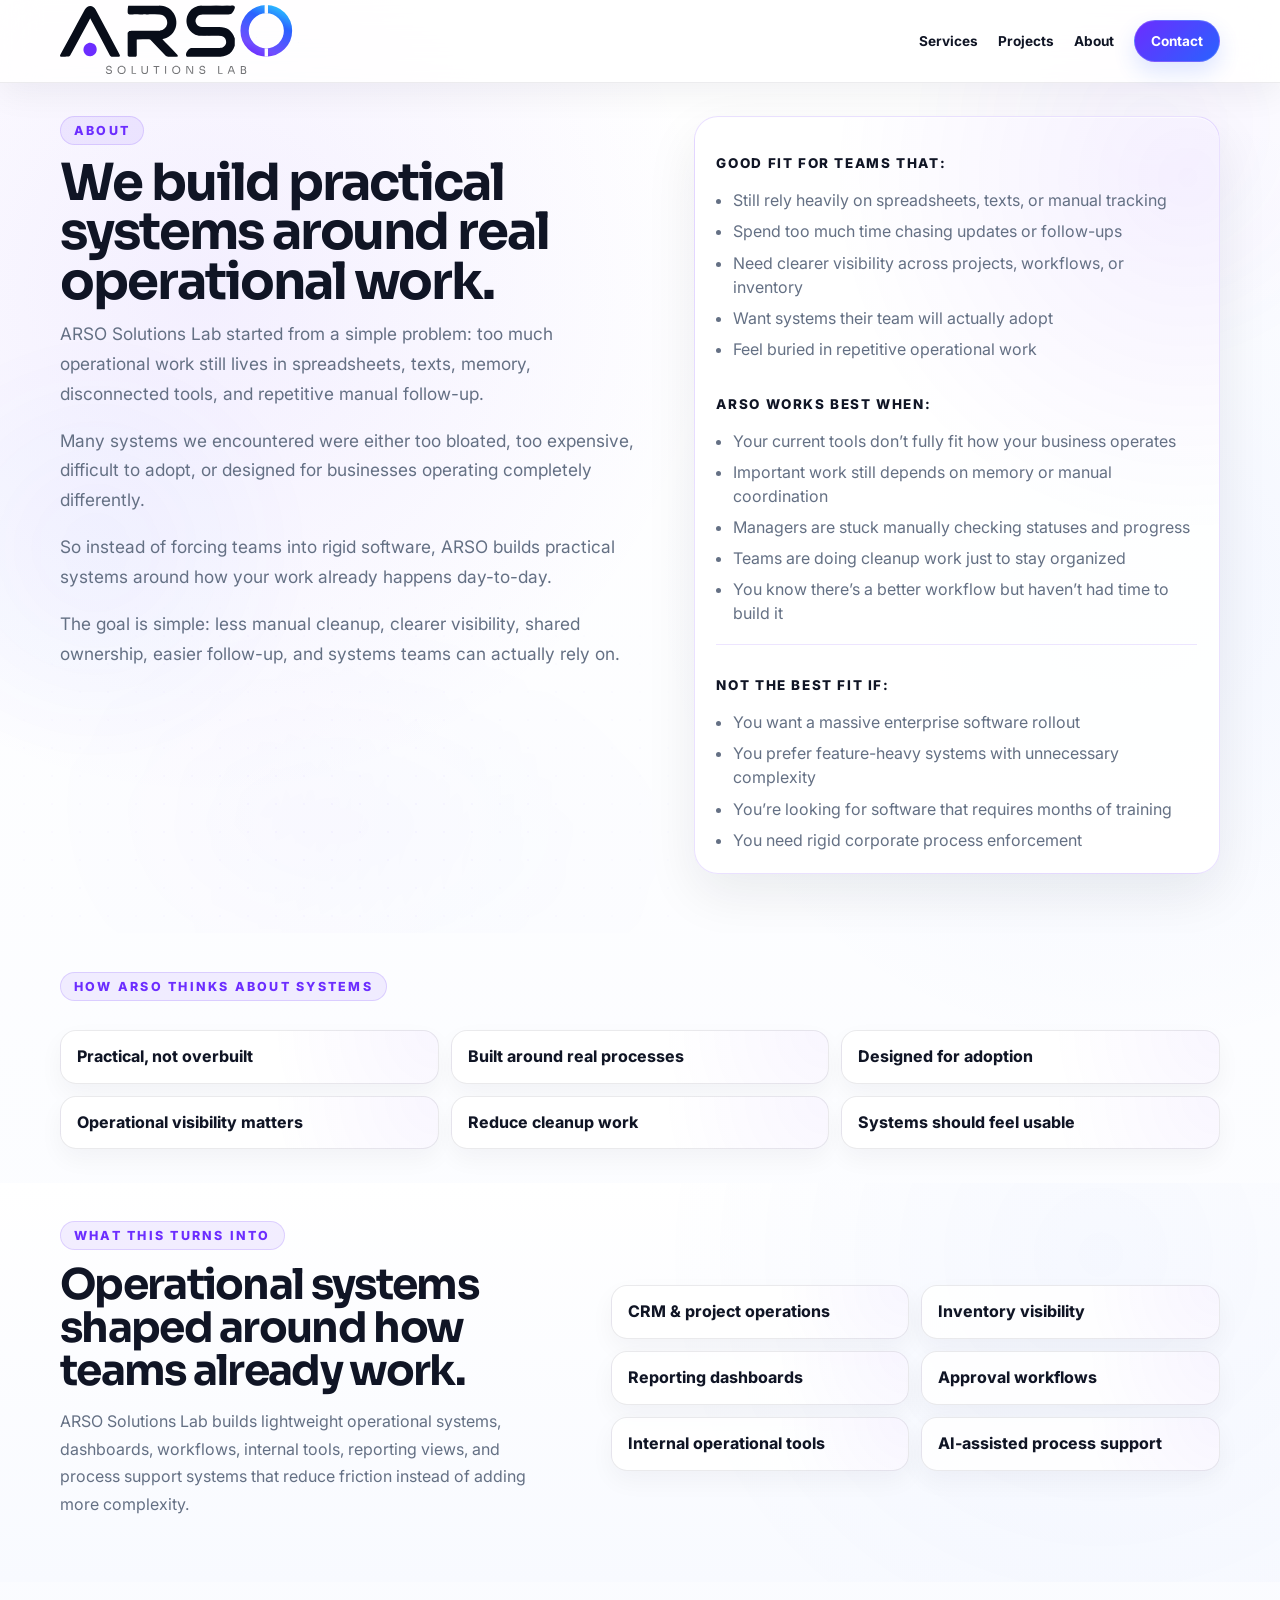
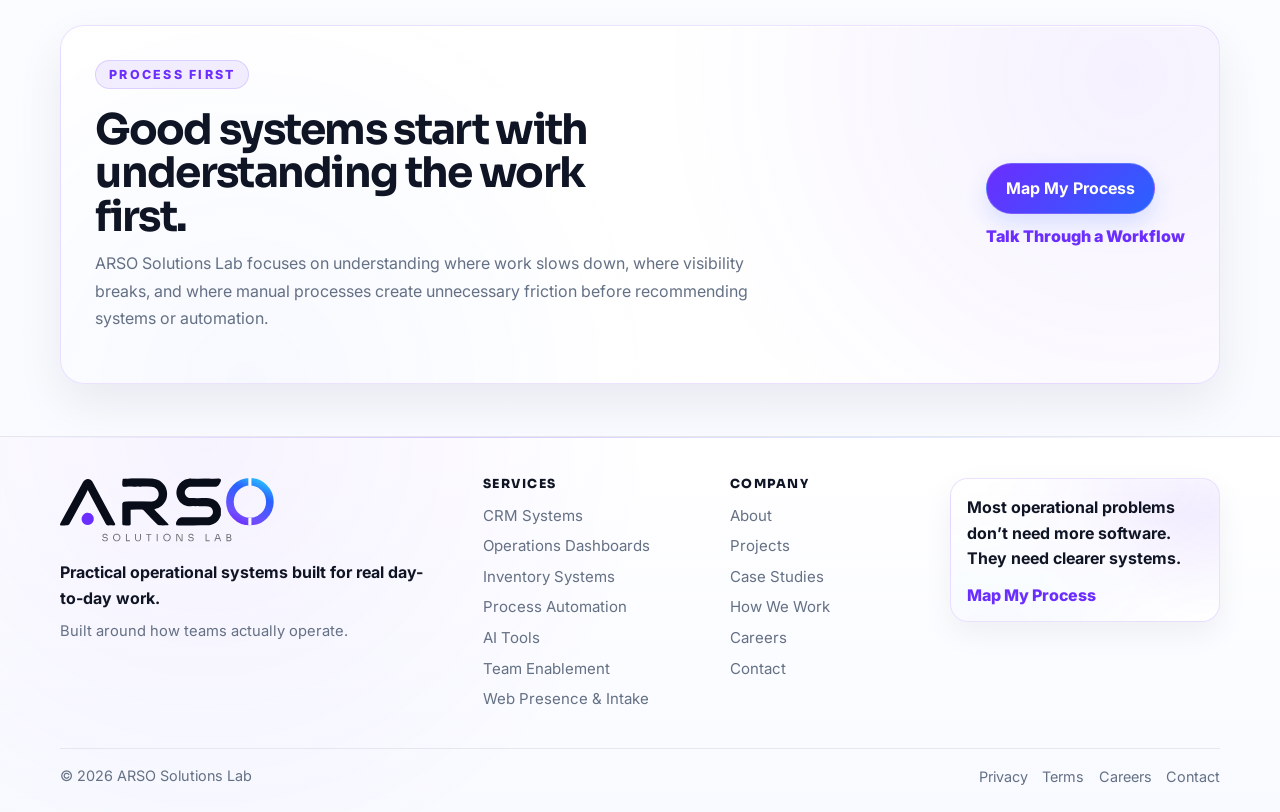
<file: about.html>
﻿<!DOCTYPE html>
<html lang="en">
  <head>
    <script async src="https://www.googletagmanager.com/gtag/js?id=G-Y0H1S4Z1W0"></script>
    <script>
      window.dataLayer = window.dataLayer || [];
      function gtag(){dataLayer.push(arguments);}
      gtag("js", new Date());
      gtag("config", "G-Y0H1S4Z1W0", {
        debug_mode: new URLSearchParams(window.location.search).has("ga_debug")
      });
    </script>
    <meta charset="UTF-8" />
    <meta name="viewport" content="width=device-width, initial-scale=1.0" />
    <title>About | ARSO Solutions Lab</title>
    <meta
      name="description"
      content="About ARSO Solutions Lab. Practical operational systems built around real workflows, adoption, visibility, and day-to-day work."
    />
    <link rel="canonical" href="https://www.arsosolutions.io/about.html" />
    <meta property="og:site_name" content="ARSO Solutions Lab" />
    <meta property="og:type" content="website" />
    <meta property="og:url" content="https://www.arsosolutions.io/about.html" />
    <meta property="og:title" content="About | ARSO Solutions Lab" />
    <meta property="og:description" content="About ARSO Solutions Lab. Practical operational systems built around real workflows, adoption, visibility, and day-to-day work." />
    <meta property="og:image" content="https://www.arsosolutions.io/Assets/arso-social-preview.png" />
    <meta property="og:image:type" content="image/png" />
    <meta property="og:image:width" content="1200" />
    <meta property="og:image:height" content="630" />
    <meta name="twitter:card" content="summary_large_image" />
    <meta name="twitter:title" content="About | ARSO Solutions Lab" />
    <meta name="twitter:description" content="About ARSO Solutions Lab. Practical operational systems built around real workflows, adoption, visibility, and day-to-day work." />
    <meta name="twitter:image" content="https://www.arsosolutions.io/Assets/arso-social-preview.png" />
    <link rel="preconnect" href="https://fonts.googleapis.com" />
    <link rel="preconnect" href="https://fonts.gstatic.com" crossorigin />
    <link
      href="https://fonts.googleapis.com/css2?family=Inter:wght@400;500;600;700;800&display=swap"
      rel="stylesheet"
    />
    <link rel="stylesheet" href="styles.css" />
    <link rel="icon" type="image/png" href="/Assets/favicon.svg" />
    <link rel="icon" type="image/png" sizes="32x32" href="/Assets/favicon-32.svg" />
    <link rel="icon" type="image/png" sizes="16x16" href="/Assets/favicon-16.svg" />
    <link rel="apple-touch-icon" href="/Assets/apple-touch-icon.svg" />
    <script type="text/javascript">
        (function(c,l,a,r,i,t,y){
            c[a]=c[a]||function(){(c[a].q=c[a].q||[]).push(arguments)};
            t=l.createElement(r);t.async=1;t.src="https://www.clarity.ms/tag/"+i;
            y=l.getElementsByTagName(r)[0];y.parentNode.insertBefore(t,y);
        })(window, document, "clarity", "script", "x68gd35o7h");
    </script>
  </head>
  <body class="about-page">
    <header class="site-header">
      <div class="container nav">
        <a class="brand" href="index.html">
          <img src="/Assets/logo-full.svg" alt="ARSO Solutions Lab" class="logo logo-full" />
          <img src="/Assets/logo-compact1.svg" alt="AR" class="logo logo-compact" />
        </a>

        <nav class="nav-links">
          <a href="services.html">Services</a>
          <a href="projects.html">Projects</a>
          <a href="about.html" aria-current="page">About</a>
          <a href="index.html#contact" class="btn btn-sm">Contact</a>
        </nav>
      </div>
    </header>

    <main class="about-page-main">
      <section class="section about-page-hero">
        <div class="container about-page-grid">
          <div class="about-page-copy">
            <span class="eyebrow">About</span>
            <h1>We build practical systems around real operational work.</h1>
            <p>
              ARSO Solutions Lab started from a simple problem: too much operational work still lives in
              spreadsheets, texts, memory, disconnected tools, and repetitive manual follow-up.
            </p>
            <p>
              Many systems we encountered were either too bloated, too expensive, difficult to adopt,
              or designed for businesses operating completely differently.
            </p>
            <p>
              So instead of forcing teams into rigid software, ARSO builds practical systems around how
              your work already happens day-to-day.
            </p>
            <p>
              The goal is simple: less manual cleanup, clearer visibility, shared ownership, easier
              follow-up, and systems teams can actually rely on.
            </p>
          </div>

          <aside class="about-page-fit-card" aria-label="Who ARSO is a good fit for">
            <div>
              <p class="card-label">Good fit for teams that:</p>
              <ul>
                <li>Still rely heavily on spreadsheets, texts, or manual tracking</li>
                <li>Spend too much time chasing updates or follow-ups</li>
                <li>Need clearer visibility across projects, workflows, or inventory</li>
                <li>Want systems their team will actually adopt</li>
                <li>Feel buried in repetitive operational work</li>
              </ul>
            </div>

            <div>
              <p class="card-label">ARSO works best when:</p>
              <ul>
                <li>Your current tools don&rsquo;t fully fit how your business operates</li>
                <li>Important work still depends on memory or manual coordination</li>
                <li>Managers are stuck manually checking statuses and progress</li>
                <li>Teams are doing cleanup work just to stay organized</li>
                <li>You know there&rsquo;s a better workflow but haven&rsquo;t had time to build it</li>
              </ul>
            </div>

            <div class="about-page-filter">
              <p class="card-label">Not the best fit if:</p>
              <ul>
                <li>You want a massive enterprise software rollout</li>
                <li>You prefer feature-heavy systems with unnecessary complexity</li>
                <li>You&rsquo;re looking for software that requires months of training</li>
                <li>You need rigid corporate process enforcement</li>
              </ul>
            </div>
          </aside>
        </div>
      </section>

      <section id="about-philosophy" class="section about-philosophy-section" aria-label="How ARSO thinks about systems">
        <div class="container">
          <div class="section-heading left">
            <span class="eyebrow">How ARSO Thinks About Systems</span>
          </div>

          <div class="about-philosophy-strip">
            <article>Practical, not overbuilt</article>
            <article>Built around real processes</article>
            <article>Designed for adoption</article>
            <article>Operational visibility matters</article>
            <article>Reduce cleanup work</article>
            <article>Systems should feel usable</article>
          </div>
        </div>
      </section>

      <section id="about-builds" class="section about-builds-section" aria-label="What ARSO actually builds">
        <div class="container about-builds-grid">
          <div class="about-builds-copy">
            <span class="eyebrow">What This Turns Into</span>
            <h2>Operational systems shaped around how teams already work.</h2>
            <p>
              ARSO Solutions Lab builds lightweight operational systems, dashboards, workflows,
              internal tools, reporting views, and process support systems that reduce friction instead
              of adding more complexity.
            </p>
          </div>

          <div class="about-builds-cards">
            <article>CRM &amp; project operations</article>
            <article>Inventory visibility</article>
            <article>Reporting dashboards</article>
            <article>Approval workflows</article>
            <article>Internal operational tools</article>
            <article>AI-assisted process support</article>
          </div>
        </div>
      </section>

      <section id="about-process" class="section about-process-section" aria-label="Process first">
        <div class="container about-process-card">
          <div>
            <span class="eyebrow">Process First</span>
            <h2>Good systems start with understanding the work first.</h2>
            <p>
              ARSO Solutions Lab focuses on understanding where work slows down, where visibility
              breaks, and where manual processes create unnecessary friction before recommending
              systems or automation.
            </p>
          </div>
          <div class="about-process-actions">
            <a href="index.html#contact" class="btn">Map My Process</a>
            <a href="index.html#contact" class="about-process-link">Talk Through a Workflow</a>
          </div>
        </div>
      </section>
    </main>

    <footer class="site-footer">
      <div class="container footer-grid">
        <div class="footer-brand">
          <a href="index.html" aria-label="ARSO Solutions Lab home">
            <img src="/Assets/logo-full.svg" alt="ARSO Solutions Lab" class="footer-logo" />
          </a>
          <p>Practical operational systems built for real day-to-day work.</p>
          <span>Built around how teams actually operate.</span>
        </div>

        <nav class="footer-nav" aria-label="Footer services navigation">
          <h3>Services</h3>
          <a href="crm-operations.html">CRM Systems</a>
          <a href="services.html#service-dashboards">Operations Dashboards</a>
          <a href="inventory-visibility.html">Inventory Systems</a>
          <a href="services.html#service-ai">Process Automation</a>
          <a href="ai-workflow-assistant.html">AI Tools</a>
          <a href="services.html#service-training">Team Enablement</a>
          <a href="services.html#service-web-presence">Web Presence &amp; Intake</a>
        </nav>

        <nav class="footer-nav" aria-label="Footer company navigation">
          <h3>Company</h3>
          <a href="about.html" aria-current="page">About</a>
          <a href="projects.html">Projects</a>
          <a href="case-studies.html">Case Studies</a>
          <a href="index.html#how-we-work">How We Work</a>
          <a href="careers.html">Careers</a>
          <a href="index.html#contact">Contact</a>
        </nav>

        <div class="footer-cta">
          <p>Most operational problems don&rsquo;t need more software. They need clearer systems.</p>
          <a href="index.html#contact" class="footer-cta-link">Map My Process</a>
        </div>
      </div>

      <div class="container footer-bottom">
        <p>&copy; 2026 ARSO Solutions Lab</p>
        <nav aria-label="Footer legal navigation">
          <a href="privacy.html">Privacy</a>
          <a href="terms.html">Terms</a>
          <a href="careers.html">Careers</a>
          <a href="index.html#contact">Contact</a>
        </nav>
      </div>
    </footer>

    <script>
      const header = document.querySelector("header");
      let headerIsCompact = false;

      function updateHeaderLogo() {
        const shouldCompact = !headerIsCompact && window.scrollY > 120;
        const shouldExpand = headerIsCompact && window.scrollY < 40;

        if (shouldCompact) {
          header.classList.add("scrolled");
          headerIsCompact = true;
        } else if (shouldExpand) {
          header.classList.remove("scrolled");
          headerIsCompact = false;
        }
      }

      window.addEventListener("scroll", updateHeaderLogo, { passive: true });
      updateHeaderLogo();
    </script>
    <script src="ga4-events.js"></script>
  </body>
</html>
</file>
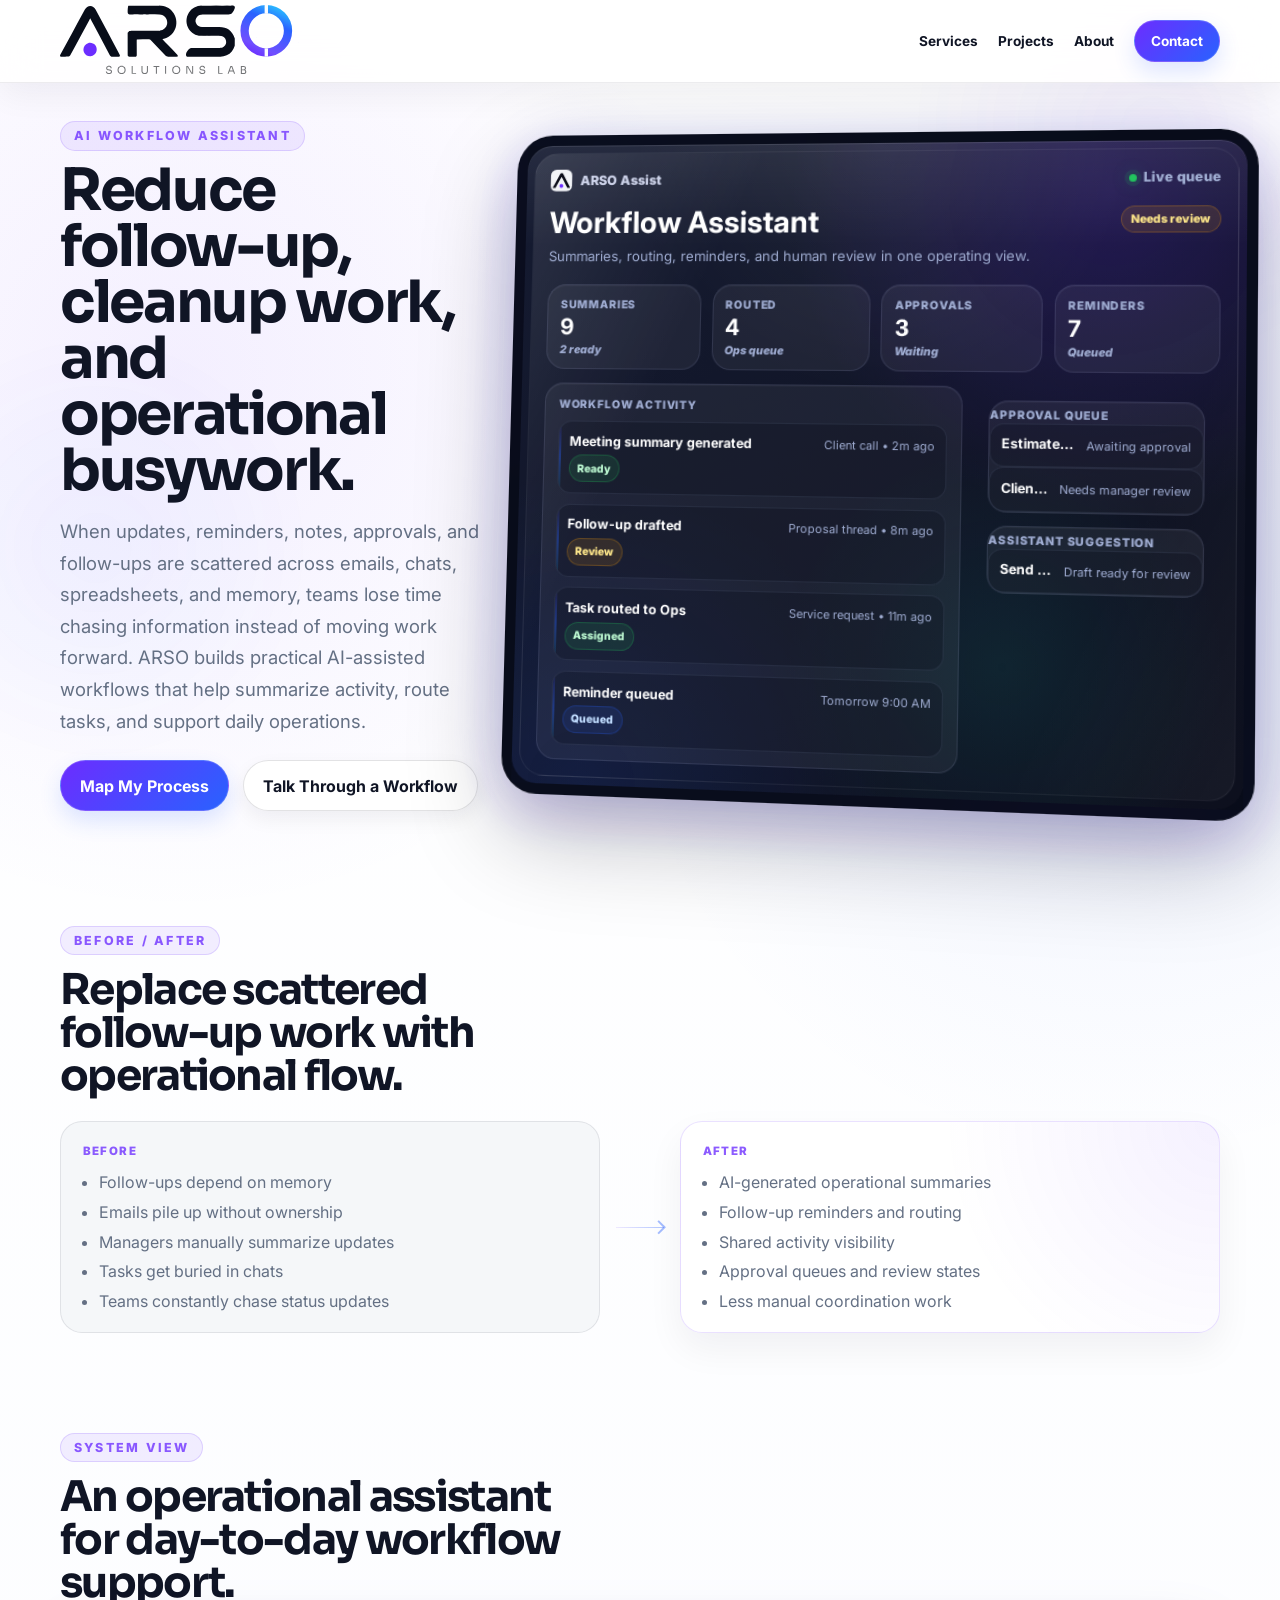
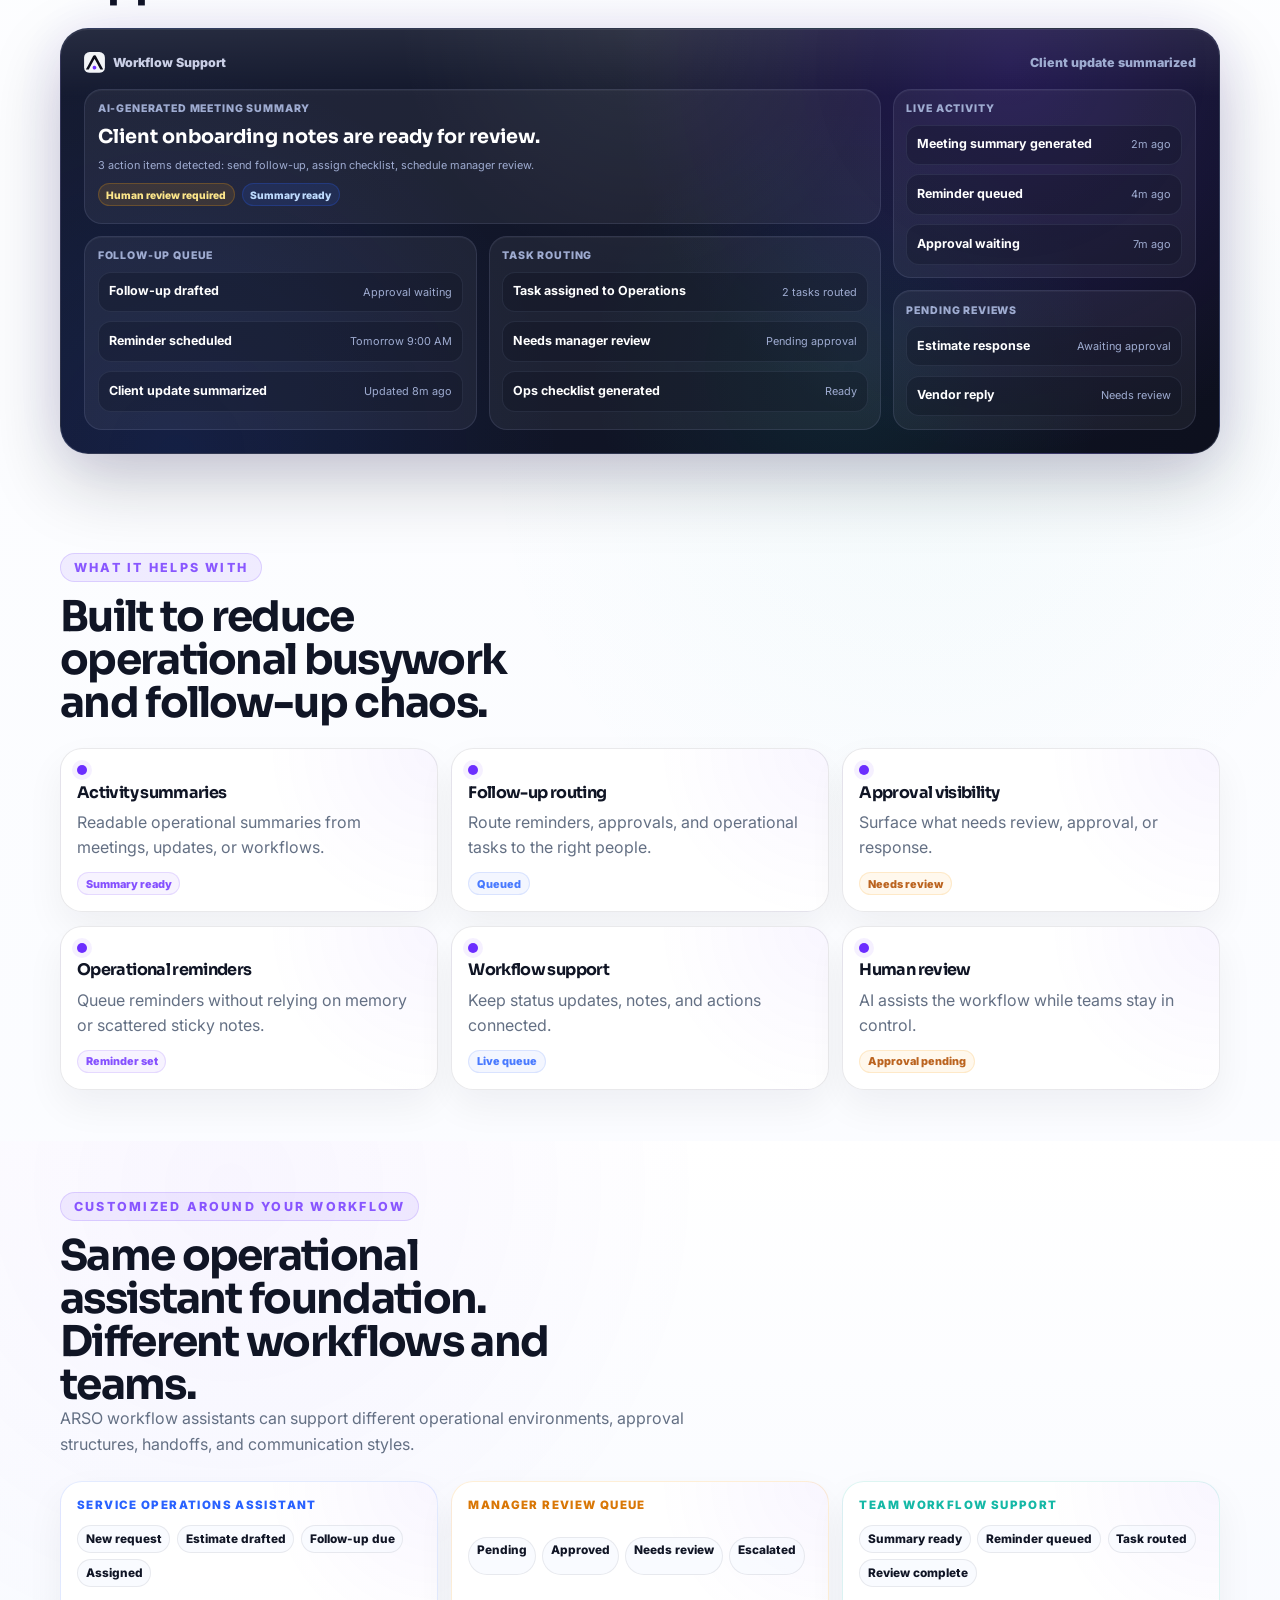
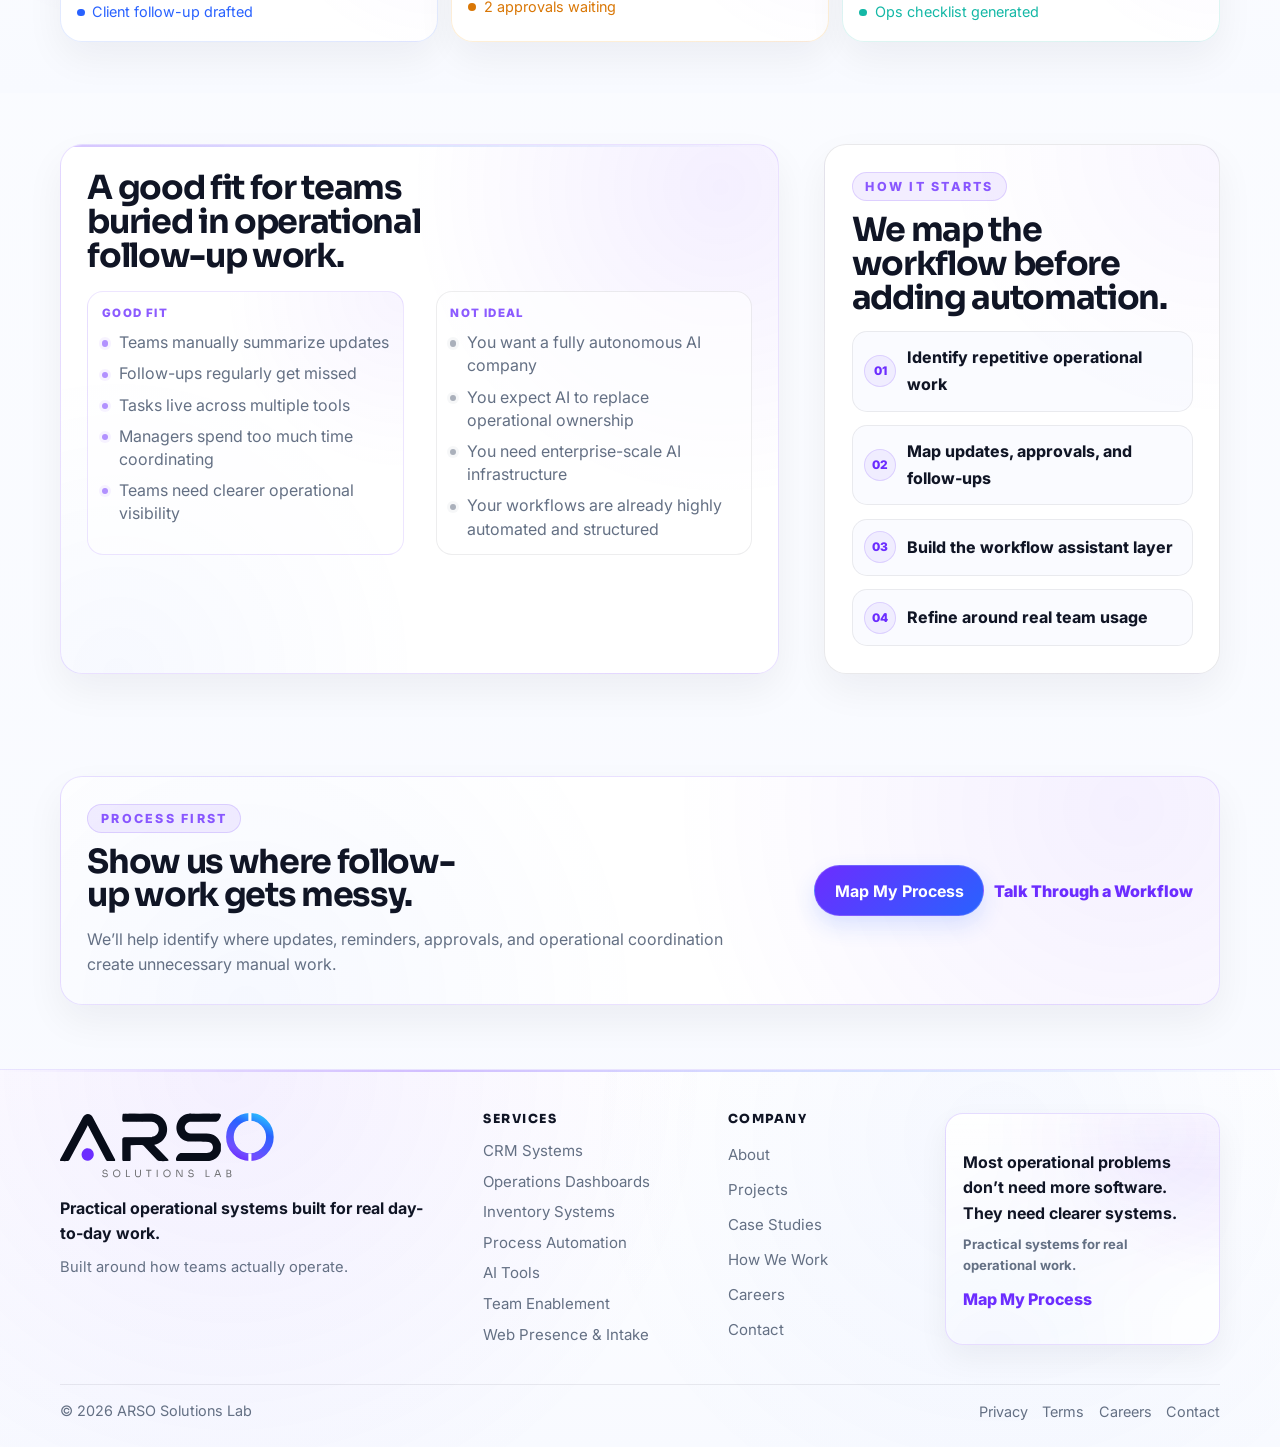
<file: ai-workflow-assistant.html>
﻿<!DOCTYPE html>
<html lang="en">
  <head>
    <script async src="https://www.googletagmanager.com/gtag/js?id=G-Y0H1S4Z1W0"></script>
    <script>
      window.dataLayer = window.dataLayer || [];
      function gtag(){dataLayer.push(arguments);}
      gtag("js", new Date());
      gtag("config", "G-Y0H1S4Z1W0", {
        debug_mode: new URLSearchParams(window.location.search).has("ga_debug")
      });
    </script>
    <meta charset="UTF-8" />
    <meta name="viewport" content="width=device-width, initial-scale=1.0" />
    <title>AI Workflow Assistant | ARSO Solutions Lab</title>
    <meta
      name="description"
      content="A practical AI workflow assistant for summaries, approvals, routing, reminders, task coordination, and day-to-day operational support."
    />
    <link rel="canonical" href="https://www.arsosolutions.io/ai-workflow-assistant.html" />
    <meta property="og:site_name" content="ARSO Solutions Lab" />
    <meta property="og:type" content="website" />
    <meta property="og:url" content="https://www.arsosolutions.io/ai-workflow-assistant.html" />
    <meta property="og:title" content="AI Workflow Assistant | ARSO Solutions Lab" />
    <meta property="og:description" content="A practical AI workflow assistant for summaries, approvals, routing, reminders, task coordination, and day-to-day operational support." />
    <meta property="og:image" content="https://www.arsosolutions.io/Assets/arso-social-preview.png" />
    <meta property="og:image:type" content="image/png" />
    <meta property="og:image:width" content="1200" />
    <meta property="og:image:height" content="630" />
    <meta name="twitter:card" content="summary_large_image" />
    <meta name="twitter:title" content="AI Workflow Assistant | ARSO Solutions Lab" />
    <meta name="twitter:description" content="A practical AI workflow assistant for summaries, approvals, routing, reminders, task coordination, and day-to-day operational support." />
    <meta name="twitter:image" content="https://www.arsosolutions.io/Assets/arso-social-preview.png" />
    <link rel="preconnect" href="https://fonts.googleapis.com" />
    <link rel="preconnect" href="https://fonts.gstatic.com" crossorigin />
    <link
      href="https://fonts.googleapis.com/css2?family=Inter:wght@400;500;600;700;800;900&family=Sora:wght@600;700;800&display=swap"
      rel="stylesheet"
    />
    <link rel="stylesheet" href="styles.css" />
    <link rel="icon" type="image/svg+xml" href="/Assets/favicon.svg" />
    <link rel="apple-touch-icon" href="/Assets/apple-touch-icon.svg" />
    <script type="text/javascript">
        (function(c,l,a,r,i,t,y){
            c[a]=c[a]||function(){(c[a].q=c[a].q||[]).push(arguments)};
            t=l.createElement(r);t.async=1;t.src="https://www.clarity.ms/tag/"+i;
            y=l.getElementsByTagName(r)[0];y.parentNode.insertBefore(t,y);
        })(window, document, "clarity", "script", "x68gd35o7h");
    </script>
  </head>
  <body class="ai-detail-page">
    <header class="site-header">
      <div class="container nav">
        <a class="brand" href="index.html">
          <img src="/Assets/logo-full.svg" alt="ARSO Solutions Lab" class="logo logo-full" />
          <img src="/Assets/logo-compact1.svg" alt="AR" class="logo logo-compact" />
        </a>

        <nav class="nav-links">
          <a href="services.html">Services</a>
          <a href="projects.html">Projects</a>
          <a href="about.html">About</a>
          <a href="index.html#contact" class="btn btn-sm">Contact</a>
        </nav>
      </div>
    </header>

    <main class="crm-detail-main ai-detail-main">
      <section class="section crm-detail-hero ai-detail-hero">
        <div class="container crm-detail-hero-grid">
          <div class="crm-detail-copy">
            <span class="eyebrow">AI Workflow Assistant</span>
            <h1>Reduce follow-up, cleanup work, and operational busywork.</h1>
            <p>
              When updates, reminders, notes, approvals, and follow-ups are scattered across emails,
              chats, spreadsheets, and memory, teams lose time chasing information instead of moving
              work forward. ARSO builds practical AI-assisted workflows that help summarize activity,
              route tasks, and support daily operations.
            </p>
            <div class="crm-detail-actions">
              <a href="index.html#contact" class="btn">Map My Process</a>
              <a href="index.html#contact" class="btn btn-secondary">Talk Through a Workflow</a>
            </div>
          </div>

          <div class="crm-product-shell ai-product-shell ai-hero-system" aria-label="AI workflow assistant dashboard preview">
            <div class="crm-product-topbar">
              <span><img src="/Assets/icon-light.svg" alt="" aria-hidden="true" />ARSO Assist</span>
              <em><i class="ai-live-dot"></i>Live queue</em>
            </div>
            <div class="crm-product-title">
              <div>
                <strong>Workflow Assistant</strong>
                <p>Summaries, routing, reminders, and human review in one operating view.</p>
              </div>
              <span class="crm-live-pill ai-review-pill">Needs review</span>
            </div>

            <div class="ai-detail-kpis">
              <div><span>Summaries</span><strong>9</strong><em>2 ready</em></div>
              <div><span>Routed</span><strong>4</strong><em>Ops queue</em></div>
              <div><span>Approvals</span><strong>3</strong><em>Waiting</em></div>
              <div><span>Reminders</span><strong>7</strong><em>Queued</em></div>
            </div>

            <div class="ai-workflow-grid">
              <div class="ai-feed-panel">
                <span>Workflow Activity</span>
                <p><strong>Meeting summary generated</strong><em>Client call &bull; 2m ago</em><b>Ready</b></p>
                <p><strong>Follow-up drafted</strong><em>Proposal thread &bull; 8m ago</em><b class="watch">Review</b></p>
                <p><strong>Task routed to Ops</strong><em>Service request &bull; 11m ago</em><b>Assigned</b></p>
                <p><strong>Reminder queued</strong><em>Tomorrow 9:00 AM</em><b class="info">Queued</b></p>
              </div>
              <aside class="ai-queue-panel">
                <div>
                  <span>Approval Queue</span>
                  <p><strong>Estimate response</strong><em>Awaiting approval</em></p>
                  <p><strong>Client update</strong><em>Needs manager review</em></p>
                </div>
                <div>
                  <span>Assistant Suggestion</span>
                  <p><strong>Send onboarding recap</strong><em>Draft ready for review</em></p>
                </div>
              </aside>
            </div>
          </div>
        </div>
      </section>

      <section class="section crm-before-after" aria-label="Before and after AI workflow support">
        <div class="container">
          <div class="section-heading left">
            <span class="eyebrow">Before / After</span>
            <h2>Replace scattered follow-up work with operational flow.</h2>
          </div>
          <div class="crm-before-after-grid">
            <article class="crm-friction-card before">
              <span>Before</span>
              <ul>
                <li>Follow-ups depend on memory</li>
                <li>Emails pile up without ownership</li>
                <li>Managers manually summarize updates</li>
                <li>Tasks get buried in chats</li>
                <li>Teams constantly chase status updates</li>
              </ul>
            </article>
            <div class="crm-flow-arrow" aria-hidden="true"></div>
            <article class="crm-friction-card after">
              <span>After</span>
              <ul>
                <li>AI-generated operational summaries</li>
                <li>Follow-up reminders and routing</li>
                <li>Shared activity visibility</li>
                <li>Approval queues and review states</li>
                <li>Less manual coordination work</li>
              </ul>
            </article>
          </div>
        </div>
      </section>

      <section class="section crm-system-view ai-system-view" aria-label="AI workflow assistant system view">
        <div class="container">
          <div class="section-heading left">
            <span class="eyebrow">System View</span>
            <h2>An operational assistant for day-to-day workflow support.</h2>
          </div>

          <div class="crm-product-shell ai-product-shell ai-large-system">
            <div class="crm-product-topbar">
              <span><img src="/Assets/icon-light.svg" alt="" aria-hidden="true" />Workflow Support</span>
              <em>Client update summarized</em>
            </div>
            <div class="ai-system-grid">
              <div class="ai-system-main">
                <div class="ai-summary-card">
                  <span>AI-Generated Meeting Summary</span>
                  <strong>Client onboarding notes are ready for review.</strong>
                  <p>3 action items detected: send follow-up, assign checklist, schedule manager review.</p>
                  <div><em>Human review required</em><em class="info">Summary ready</em></div>
                </div>
                <div class="ai-workflow-columns">
                  <div>
                    <span>Follow-up Queue</span>
                    <p><strong>Follow-up drafted</strong><em>Approval waiting</em></p>
                    <p><strong>Reminder scheduled</strong><em>Tomorrow 9:00 AM</em></p>
                    <p><strong>Client update summarized</strong><em>Updated 8m ago</em></p>
                  </div>
                  <div>
                    <span>Task Routing</span>
                    <p><strong>Task assigned to Operations</strong><em>2 tasks routed</em></p>
                    <p><strong>Needs manager review</strong><em>Pending approval</em></p>
                    <p><strong>Ops checklist generated</strong><em>Ready</em></p>
                  </div>
                </div>
              </div>
              <aside class="ai-system-side">
                <div>
                  <span>Live Activity</span>
                  <p><strong>Meeting summary generated</strong><em>2m ago</em></p>
                  <p><strong>Reminder queued</strong><em>4m ago</em></p>
                  <p><strong>Approval waiting</strong><em>7m ago</em></p>
                </div>
                <div>
                  <span>Pending Reviews</span>
                  <p><strong>Estimate response</strong><em>Awaiting approval</em></p>
                  <p><strong>Vendor reply</strong><em>Needs review</em></p>
                </div>
              </aside>
            </div>
          </div>
        </div>
      </section>

      <section class="section crm-capabilities ai-capabilities" aria-label="AI workflow capabilities">
        <div class="container">
          <div class="section-heading left">
            <span class="eyebrow">What It Helps With</span>
            <h2>Built to reduce operational busywork and follow-up chaos.</h2>
          </div>
          <div class="crm-capability-grid">
            <article><i></i><h3>Activity summaries</h3><p>Readable operational summaries from meetings, updates, or workflows.</p><em>Summary ready</em></article>
            <article><i></i><h3>Follow-up routing</h3><p>Route reminders, approvals, and operational tasks to the right people.</p><em>Queued</em></article>
            <article><i></i><h3>Approval visibility</h3><p>Surface what needs review, approval, or response.</p><em>Needs review</em></article>
            <article><i></i><h3>Operational reminders</h3><p>Queue reminders without relying on memory or scattered sticky notes.</p><em>Reminder set</em></article>
            <article><i></i><h3>Workflow support</h3><p>Keep status updates, notes, and actions connected.</p><em>Live queue</em></article>
            <article><i></i><h3>Human review</h3><p>AI assists the workflow while teams stay in control.</p><em>Approval pending</em></article>
          </div>
        </div>
      </section>

      <section class="section crm-variants ai-variants" aria-label="Customized AI workflow variants">
        <div class="container">
          <div class="section-heading left">
            <span class="eyebrow">Customized Around Your Workflow</span>
            <h2>Same operational assistant foundation. Different workflows and teams.</h2>
            <p>
              ARSO workflow assistants can support different operational environments, approval
              structures, handoffs, and communication styles.
            </p>
          </div>
          <div class="crm-variant-grid">
            <article class="crm-variant blue">
              <strong>Service Operations Assistant</strong>
              <div><span>New request</span><span>Estimate drafted</span><span>Follow-up due</span><span>Assigned</span></div>
              <p><b></b>Client follow-up drafted</p>
            </article>
            <article class="crm-variant amber">
              <strong>Manager Review Queue</strong>
              <div><span>Pending</span><span>Approved</span><span>Needs review</span><span>Escalated</span></div>
              <p><b></b>2 approvals waiting</p>
            </article>
            <article class="crm-variant teal">
              <strong>Team Workflow Support</strong>
              <div><span>Summary ready</span><span>Reminder queued</span><span>Task routed</span><span>Review complete</span></div>
              <p><b></b>Ops checklist generated</p>
            </article>
          </div>
        </div>
      </section>

      <section class="section crm-fit-process" aria-label="AI workflow fit and process">
        <div class="container crm-fit-process-grid">
          <div class="crm-fit-card">
            <h2>A good fit for teams buried in operational follow-up work.</h2>
            <div class="crm-fit-columns">
              <div>
                <span>Good fit</span>
                <ul>
                  <li>Teams manually summarize updates</li>
                  <li>Follow-ups regularly get missed</li>
                  <li>Tasks live across multiple tools</li>
                  <li>Managers spend too much time coordinating</li>
                  <li>Teams need clearer operational visibility</li>
                </ul>
              </div>
              <div>
                <span>Not ideal</span>
                <ul>
                  <li>You want a fully autonomous AI company</li>
                  <li>You expect AI to replace operational ownership</li>
                  <li>You need enterprise-scale AI infrastructure</li>
                  <li>Your workflows are already highly automated and structured</li>
                </ul>
              </div>
            </div>
          </div>

          <div class="crm-process-card">
            <span class="eyebrow">How It Starts</span>
            <h2>We map the workflow before adding automation.</h2>
            <div class="crm-process-steps">
              <article><span>01</span><p>Identify repetitive operational work</p></article>
              <article><span>02</span><p>Map updates, approvals, and follow-ups</p></article>
              <article><span>03</span><p>Build the workflow assistant layer</p></article>
              <article><span>04</span><p>Refine around real team usage</p></article>
            </div>
          </div>
        </div>
      </section>

      <section class="section crm-final-cta">
        <div class="container crm-final-card">
          <div>
            <span class="eyebrow">Process First</span>
            <h2>Show us where follow-up work gets messy.</h2>
            <p>
              We&rsquo;ll help identify where updates, reminders, approvals, and operational
              coordination create unnecessary manual work.
            </p>
          </div>
          <div class="crm-detail-actions">
            <a href="index.html#contact" class="btn">Map My Process</a>
            <a href="index.html#contact" class="crm-text-link">Talk Through a Workflow</a>
          </div>
        </div>
      </section>
    </main>

    <footer class="site-footer">
      <div class="container footer-grid">
        <div class="footer-brand">
          <a href="index.html" aria-label="ARSO Solutions Lab home">
            <img src="/Assets/logo-full.svg" alt="ARSO Solutions Lab" class="footer-logo" />
          </a>
          <p>Practical operational systems built for real day-to-day work.</p>
          <span>Built around how teams actually operate.</span>
        </div>

        <nav class="footer-nav" aria-label="Footer services navigation">
          <h3>Services</h3>
          <a href="crm-operations.html">CRM Systems</a>
          <a href="services.html#service-dashboards">Operations Dashboards</a>
          <a href="inventory-visibility.html">Inventory Systems</a>
          <a href="services.html#service-ai">Process Automation</a>
          <a href="ai-workflow-assistant.html" aria-current="page">AI Tools</a>
          <a href="services.html#service-training">Team Enablement</a>
          <a href="services.html#service-web-presence">Web Presence &amp; Intake</a>
        </nav>

        <nav class="footer-nav" aria-label="Footer company navigation">
          <h3>Company</h3>
          <a href="about.html">About</a>
          <a href="projects.html">Projects</a>
          <a href="case-studies.html">Case Studies</a>
          <a href="index.html#how-we-work">How We Work</a>
          <a href="careers.html">Careers</a>
          <a href="index.html#contact">Contact</a>
        </nav>

        <div class="footer-cta">
          <p>Most operational problems don&rsquo;t need more software. They need clearer systems.</p>
          <a href="index.html#contact" class="footer-cta-link">Map My Process</a>
        </div>
      </div>

      <div class="container footer-bottom">
        <p>&copy; 2026 ARSO Solutions Lab</p>
        <nav aria-label="Footer legal navigation">
          <a href="privacy.html">Privacy</a>
          <a href="terms.html">Terms</a>
          <a href="careers.html">Careers</a>
          <a href="index.html#contact">Contact</a>
        </nav>
      </div>
    </footer>

    <script>
      const header = document.querySelector("header");
      let headerIsCompact = false;

      function updateHeaderLogo() {
        const shouldCompact = !headerIsCompact && window.scrollY > 120;
        const shouldExpand = headerIsCompact && window.scrollY < 40;

        if (shouldCompact) {
          header.classList.add("scrolled");
          headerIsCompact = true;
        } else if (shouldExpand) {
          header.classList.remove("scrolled");
          headerIsCompact = false;
        }
      }

      window.addEventListener("scroll", updateHeaderLogo, { passive: true });
      updateHeaderLogo();
    </script>
    <script src="arso-polish.js"></script>
    <script src="ga4-events.js"></script>
  </body>
</html>
</file>
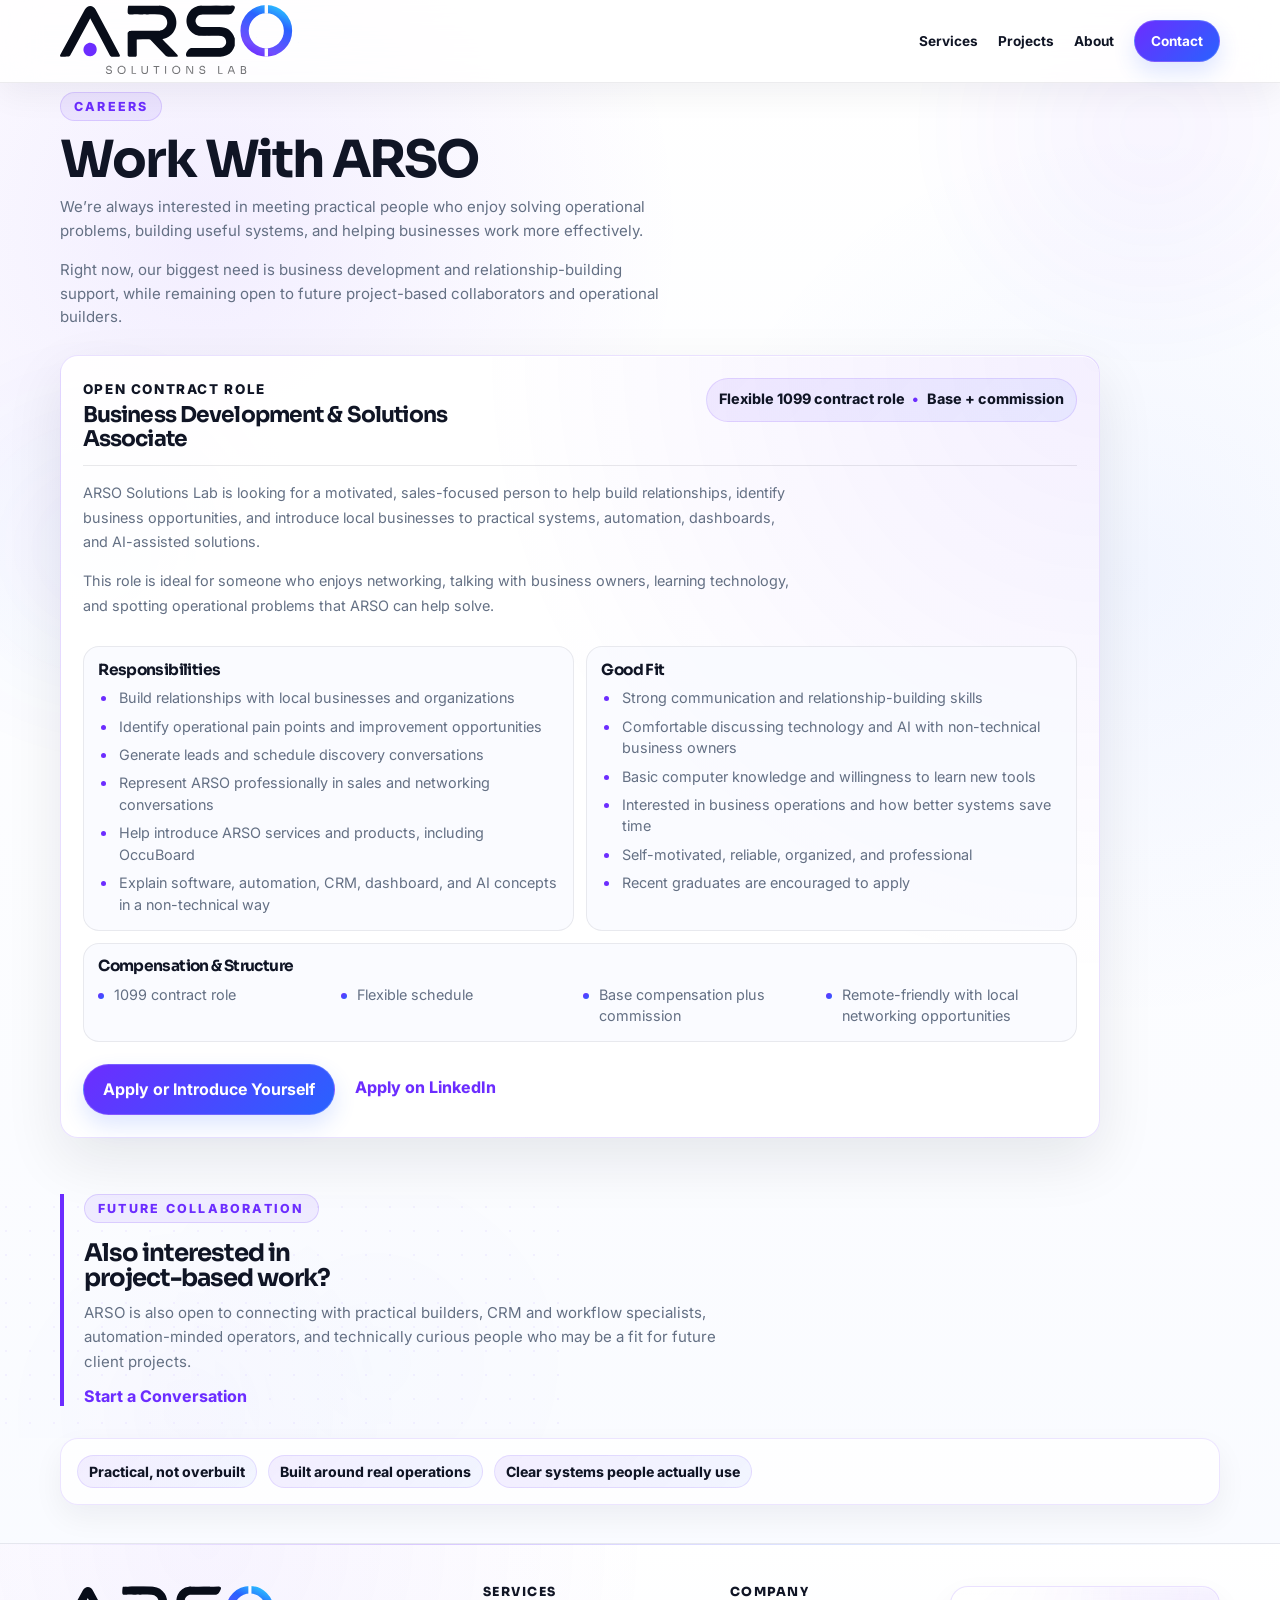
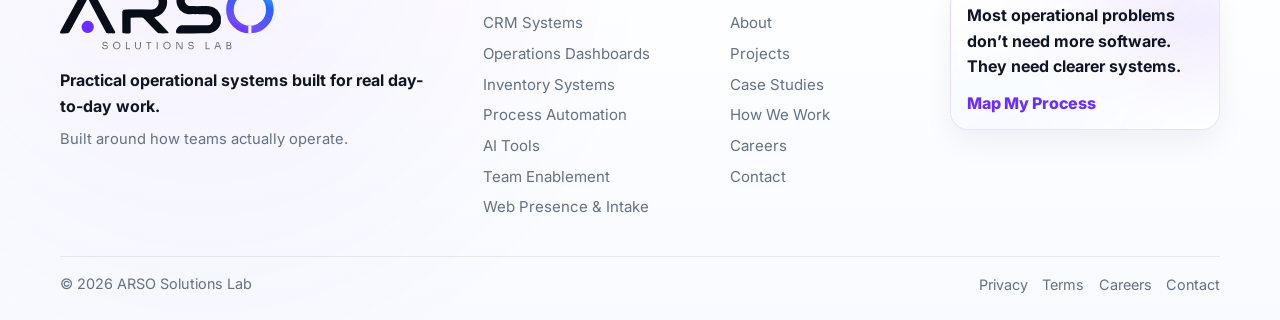
<file: careers.html>
﻿<!DOCTYPE html>
<html lang="en">
  <head>
    <script async src="https://www.googletagmanager.com/gtag/js?id=G-Y0H1S4Z1W0"></script>
    <script>
      window.dataLayer = window.dataLayer || [];
      function gtag(){dataLayer.push(arguments);}
      gtag("js", new Date());
      gtag("config", "G-Y0H1S4Z1W0", {
        debug_mode: new URLSearchParams(window.location.search).has("ga_debug")
      });
    </script>
    <meta charset="UTF-8" />
    <meta name="viewport" content="width=device-width, initial-scale=1.0" />
    <title>Careers at ARSO Solutions Lab</title>
    <meta
      name="description"
      content="Explore current and project-based opportunities with ARSO Solutions Lab, including a flexible business development contract role."
    />
    <link rel="canonical" href="https://www.arsosolutions.io/careers.html" />
    <meta property="og:site_name" content="ARSO Solutions Lab" />
    <meta property="og:type" content="website" />
    <meta property="og:url" content="https://www.arsosolutions.io/careers.html" />
    <meta property="og:title" content="Careers at ARSO Solutions Lab" />
    <meta property="og:description" content="Explore current and project-based opportunities with ARSO Solutions Lab, including a flexible business development contract role." />
    <meta property="og:image" content="https://www.arsosolutions.io/Assets/arso-social-preview.png" />
    <meta property="og:image:type" content="image/png" />
    <meta property="og:image:width" content="1200" />
    <meta property="og:image:height" content="630" />
    <meta name="twitter:card" content="summary_large_image" />
    <meta name="twitter:title" content="Careers at ARSO Solutions Lab" />
    <meta name="twitter:description" content="Explore current and project-based opportunities with ARSO Solutions Lab, including a flexible business development contract role." />
    <meta name="twitter:image" content="https://www.arsosolutions.io/Assets/arso-social-preview.png" />
    <link rel="preconnect" href="https://fonts.googleapis.com" />
    <link rel="preconnect" href="https://fonts.gstatic.com" crossorigin />
    <link
      href="https://fonts.googleapis.com/css2?family=Inter:wght@400;500;600;700;800&display=swap"
      rel="stylesheet"
    />
    <link rel="stylesheet" href="styles.css" />
    <link rel="icon" type="image/png" href="/Assets/favicon.svg" />
    <link rel="icon" type="image/png" sizes="32x32" href="/Assets/favicon-32.svg" />
    <link rel="icon" type="image/png" sizes="16x16" href="/Assets/favicon-16.svg" />
    <link rel="apple-touch-icon" href="/Assets/apple-touch-icon.svg" />
    <script type="text/javascript">
        (function(c,l,a,r,i,t,y){
            c[a]=c[a]||function(){(c[a].q=c[a].q||[]).push(arguments)};
            t=l.createElement(r);t.async=1;t.src="https://www.clarity.ms/tag/"+i;
            y=l.getElementsByTagName(r)[0];y.parentNode.insertBefore(t,y);
        })(window, document, "clarity", "script", "x68gd35o7h");
    </script>
  </head>
  <body class="careers-page">
    <header class="site-header">
      <div class="container nav">
        <a class="brand" href="index.html">
          <img src="/Assets/logo-full.svg" alt="ARSO Solutions Lab" class="logo logo-full" />
          <img src="/Assets/logo-compact1.svg" alt="AR" class="logo logo-compact" />
        </a>

        <nav class="nav-links">
          <a href="services.html">Services</a>
          <a href="projects.html">Projects</a>
          <a href="about.html">About</a>
          <a href="index.html#contact" class="btn btn-sm">Contact</a>
        </nav>
      </div>
    </header>

    <main class="careers-main">
      <section class="section careers-hero">
        <div class="container">
          <div class="careers-copy">
            <span class="eyebrow">Careers</span>
            <h1>Work With ARSO</h1>
            <p>
              We&rsquo;re always interested in meeting practical people who enjoy solving operational
              problems, building useful systems, and helping businesses work more effectively.
            </p>
            <p>
              Right now, our biggest need is business development and relationship-building support,
              while remaining open to future project-based collaborators and operational builders.
            </p>
          </div>

          <article class="careers-card careers-role-card">
            <div class="careers-role-heading">
              <div>
                <span class="card-label">Open Contract Role</span>
                <h2>Business Development &amp; Solutions Associate</h2>
              </div>
              <p class="careers-role-meta">Flexible 1099 contract role <span aria-hidden="true">&bull;</span> Base + commission</p>
            </div>

            <div class="careers-role-intro">
              <p>
                ARSO Solutions Lab is looking for a motivated, sales-focused person to help build
                relationships, identify business opportunities, and introduce local businesses to
                practical systems, automation, dashboards, and AI-assisted solutions.
              </p>
              <p>
                This role is ideal for someone who enjoys networking, talking with business owners,
                learning technology, and spotting operational problems that ARSO can help solve.
              </p>
            </div>

            <div class="careers-role-details">
              <section>
                <h3>Responsibilities</h3>
                <ul>
                  <li>Build relationships with local businesses and organizations</li>
                  <li>Identify operational pain points and improvement opportunities</li>
                  <li>Generate leads and schedule discovery conversations</li>
                  <li>Represent ARSO professionally in sales and networking conversations</li>
                  <li>Help introduce ARSO services and products, including OccuBoard</li>
                  <li>Explain software, automation, CRM, dashboard, and AI concepts in a non-technical way</li>
                </ul>
              </section>

              <section>
                <h3>Good Fit</h3>
                <ul>
                  <li>Strong communication and relationship-building skills</li>
                  <li>Comfortable discussing technology and AI with non-technical business owners</li>
                  <li>Basic computer knowledge and willingness to learn new tools</li>
                  <li>Interested in business operations and how better systems save time</li>
                  <li>Self-motivated, reliable, organized, and professional</li>
                  <li>Recent graduates are encouraged to apply</li>
                </ul>
              </section>

              <section class="careers-compensation">
                <h3>Compensation &amp; Structure</h3>
                <ul>
                  <li>1099 contract role</li>
                  <li>Flexible schedule</li>
                  <li>Base compensation plus commission</li>
                  <li>Remote-friendly with local networking opportunities</li>
                </ul>
              </section>
            </div>

            <div class="careers-actions">
              <a href="index.html?intent=careers#contact" class="btn">Apply or Introduce Yourself</a>
              <a href="https://www.linkedin.com/jobs/view/4427256952/" class="careers-link">Apply on LinkedIn</a>
            </div>
          </article>
        </div>
      </section>

      <section class="section careers-fit-section">
        <div class="container">
          <div class="careers-collaborator-callout">
            <span class="eyebrow">Future Collaboration</span>
            <h2>Also interested in project-based work?</h2>
            <p>
              ARSO is also open to connecting with practical builders, CRM and workflow specialists,
              automation-minded operators, and technically curious people who may be a fit for future
              client projects.
            </p>
            <a href="index.html?intent=careers#contact" class="careers-link">Start a Conversation</a>
          </div>
        </div>
      </section>

      <section class="careers-philosophy" aria-label="How ARSO works">
        <div class="container careers-philosophy-strip">
          <span>Practical, not overbuilt</span>
          <span>Built around real operations</span>
          <span>Clear systems people actually use</span>
        </div>
      </section>
    </main>

    <footer class="site-footer">
      <div class="container footer-grid">
        <div class="footer-brand">
          <a href="index.html" aria-label="ARSO Solutions Lab home">
            <img src="/Assets/logo-full.svg" alt="ARSO Solutions Lab" class="footer-logo" />
          </a>
          <p>Practical operational systems built for real day-to-day work.</p>
          <span>Built around how teams actually operate.</span>
        </div>

        <nav class="footer-nav" aria-label="Footer services navigation">
          <h3>Services</h3>
          <a href="crm-operations.html">CRM Systems</a>
          <a href="services.html#service-dashboards">Operations Dashboards</a>
          <a href="inventory-visibility.html">Inventory Systems</a>
          <a href="services.html#service-ai">Process Automation</a>
          <a href="ai-workflow-assistant.html">AI Tools</a>
          <a href="services.html#service-training">Team Enablement</a>
          <a href="services.html#service-web-presence">Web Presence &amp; Intake</a>
        </nav>

        <nav class="footer-nav" aria-label="Footer company navigation">
          <h3>Company</h3>
          <a href="about.html">About</a>
          <a href="projects.html">Projects</a>
          <a href="case-studies.html">Case Studies</a>
          <a href="index.html#how-we-work">How We Work</a>
          <a href="careers.html">Careers</a>
          <a href="index.html#contact">Contact</a>
        </nav>

        <div class="footer-cta">
          <p>Most operational problems don&rsquo;t need more software. They need clearer systems.</p>
          <a href="index.html#contact" class="footer-cta-link">Map My Process</a>
        </div>
      </div>

      <div class="container footer-bottom">
        <p>&copy; 2026 ARSO Solutions Lab</p>
        <nav aria-label="Footer legal navigation">
          <a href="privacy.html">Privacy</a>
          <a href="terms.html">Terms</a>
          <a href="careers.html">Careers</a>
          <a href="index.html#contact">Contact</a>
        </nav>
      </div>
    </footer>

    <script>
      const header = document.querySelector("header");
      let headerIsCompact = false;

      function updateHeaderLogo() {
        const shouldCompact = !headerIsCompact && window.scrollY > 120;
        const shouldExpand = headerIsCompact && window.scrollY < 40;

        if (shouldCompact) {
          header.classList.add("scrolled");
          headerIsCompact = true;
        } else if (shouldExpand) {
          header.classList.remove("scrolled");
          headerIsCompact = false;
        }
      }

      window.addEventListener("scroll", updateHeaderLogo, { passive: true });
      updateHeaderLogo();
    </script>
    <script src="ga4-events.js"></script>
  </body>
</html>
</file>
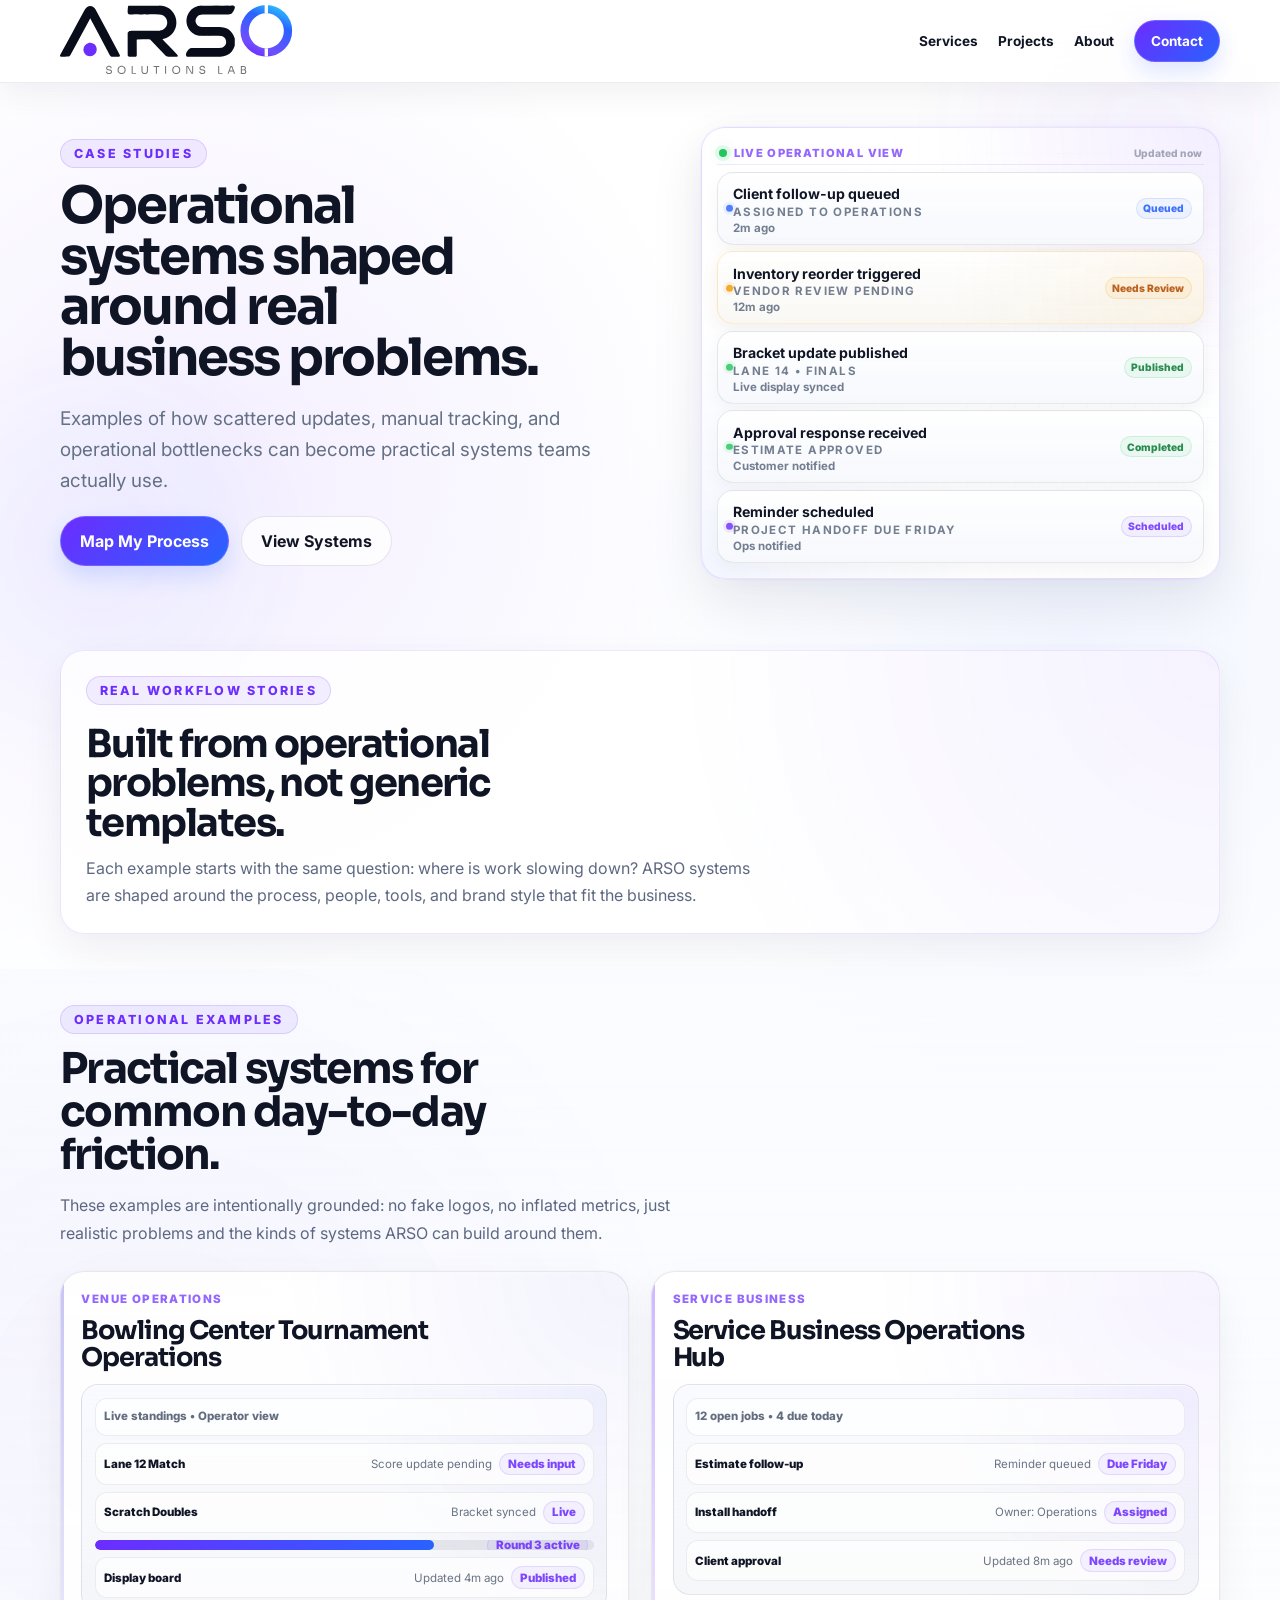
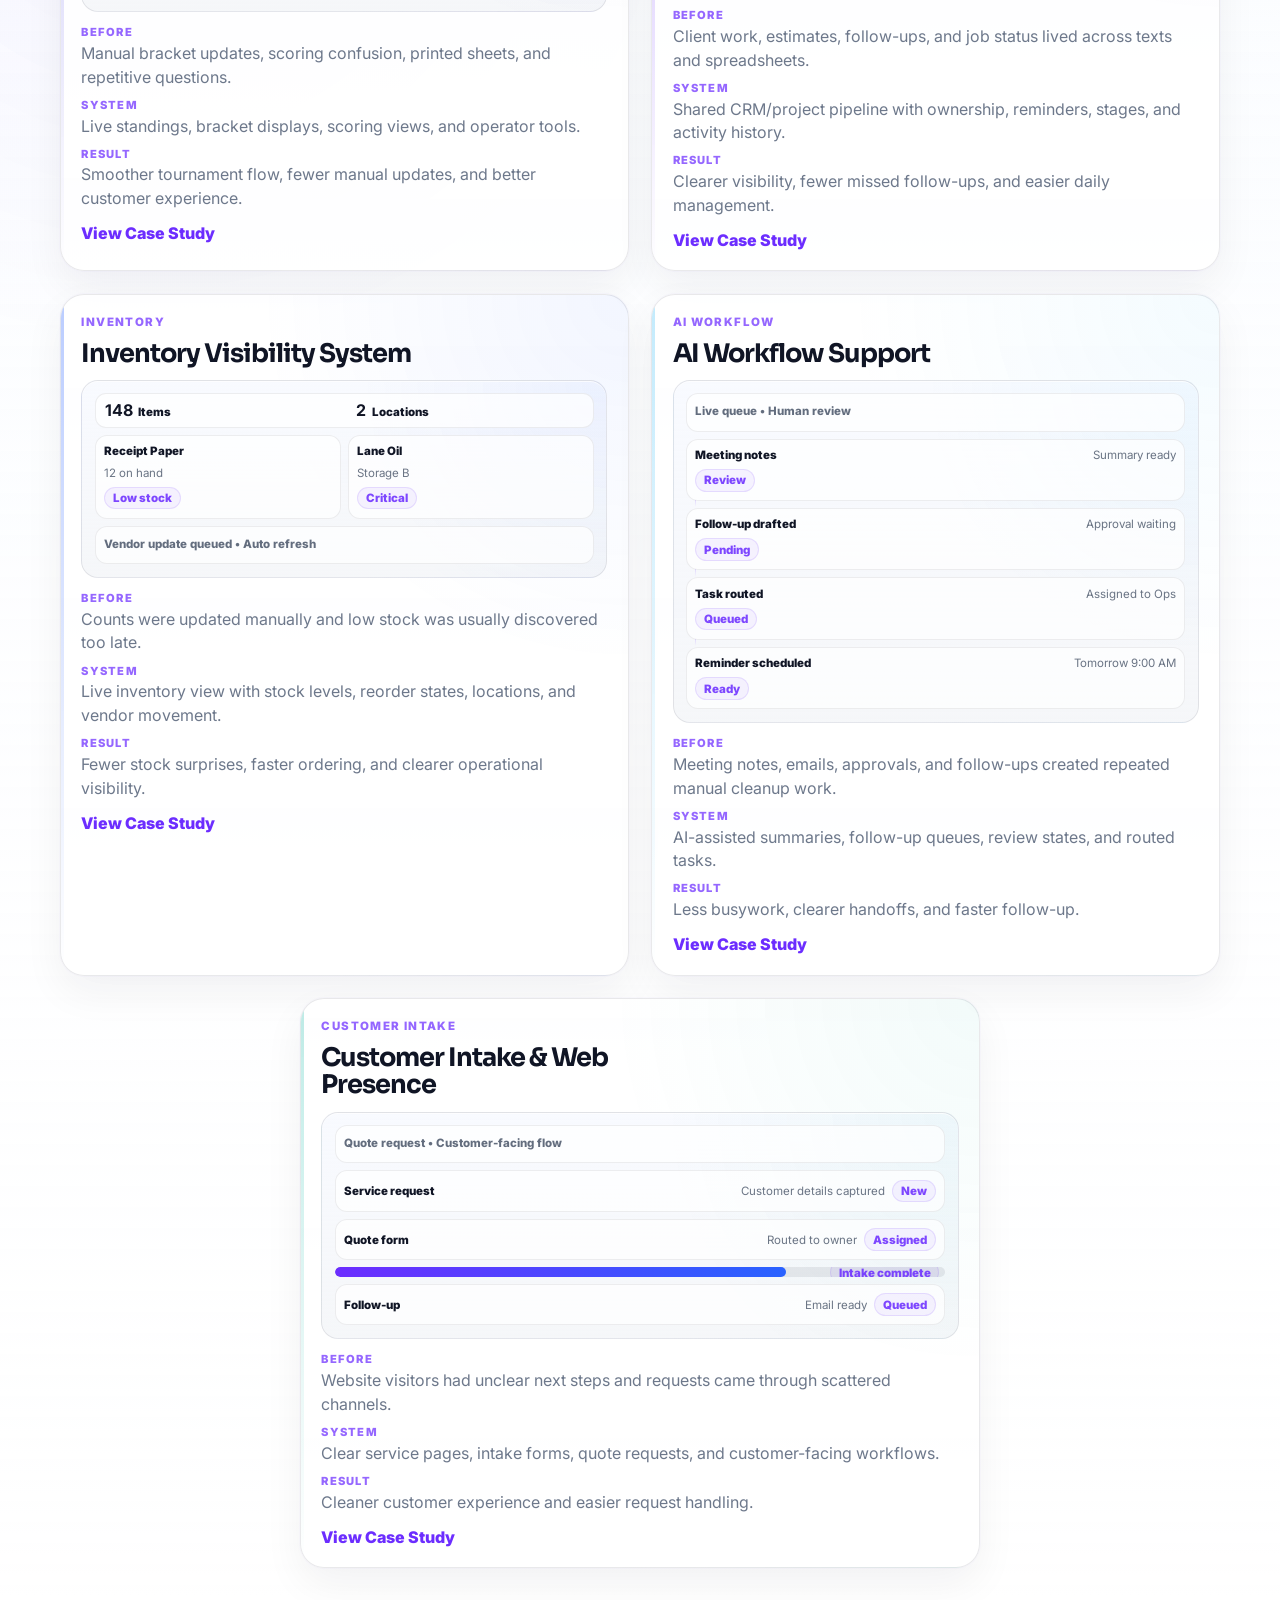
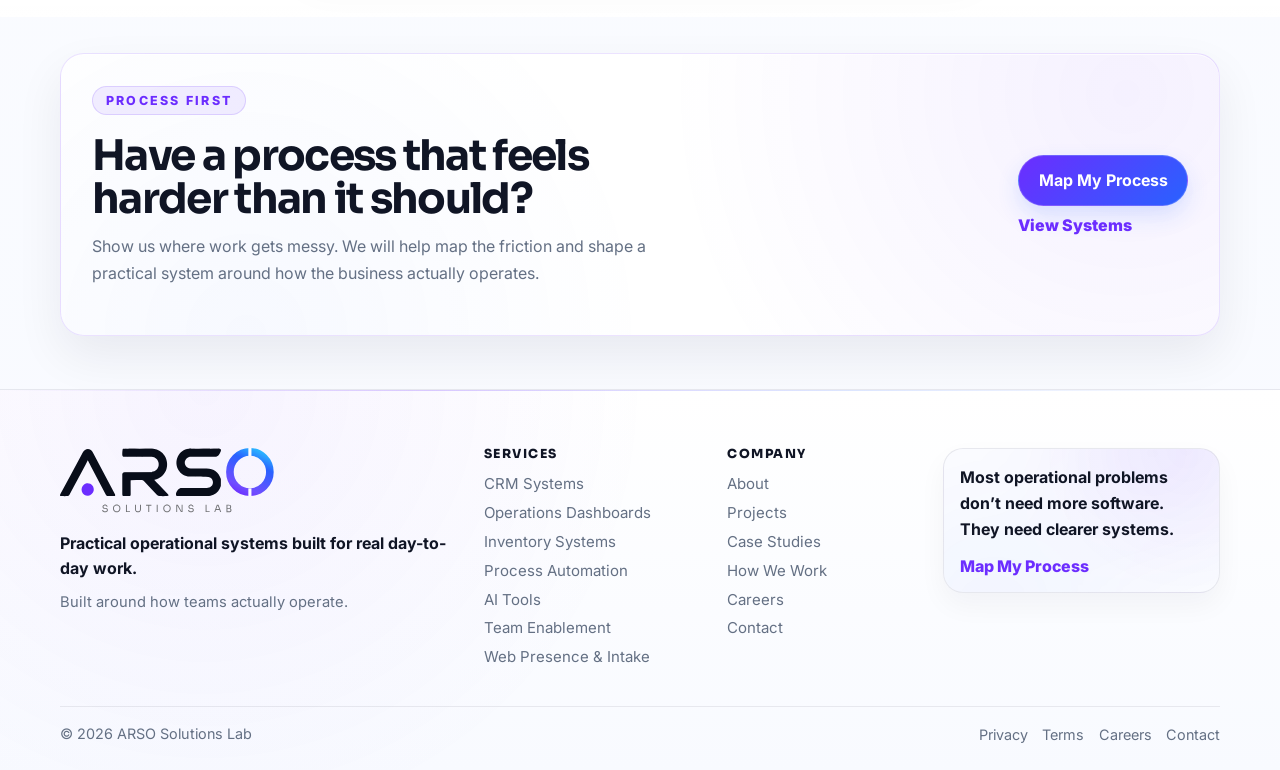
<file: case-studies.html>
﻿<!DOCTYPE html>
<html lang="en">
  <head>
    <script async src="https://www.googletagmanager.com/gtag/js?id=G-Y0H1S4Z1W0"></script>
    <script>
      window.dataLayer = window.dataLayer || [];
      function gtag(){dataLayer.push(arguments);}
      gtag("js", new Date());
      gtag("config", "G-Y0H1S4Z1W0", {
        debug_mode: new URLSearchParams(window.location.search).has("ga_debug")
      });
    </script>
    <meta charset="UTF-8" />
    <meta name="viewport" content="width=device-width, initial-scale=1.0" />
    <title>Case Studies | ARSO Solutions Lab</title>
    <meta
      name="description"
      content="Practical case study examples showing how ARSO Solutions Lab turns messy operational processes, manual tracking, scattered updates, and unclear visibility into usable systems."
    />
    <link rel="canonical" href="https://www.arsosolutions.io/case-studies.html" />
    <meta property="og:site_name" content="ARSO Solutions Lab" />
    <meta property="og:type" content="website" />
    <meta property="og:url" content="https://www.arsosolutions.io/case-studies.html" />
    <meta property="og:title" content="Case Studies | ARSO Solutions Lab" />
    <meta property="og:description" content="Practical case study examples showing how ARSO Solutions Lab turns messy operational processes, manual tracking, scattered updates, and unclear visibility into usable systems." />
    <meta property="og:image" content="https://www.arsosolutions.io/Assets/arso-social-preview.png" />
    <meta property="og:image:type" content="image/png" />
    <meta property="og:image:width" content="1200" />
    <meta property="og:image:height" content="630" />
    <meta name="twitter:card" content="summary_large_image" />
    <meta name="twitter:title" content="Case Studies | ARSO Solutions Lab" />
    <meta name="twitter:description" content="Practical case study examples showing how ARSO Solutions Lab turns messy operational processes, manual tracking, scattered updates, and unclear visibility into usable systems." />
    <meta name="twitter:image" content="https://www.arsosolutions.io/Assets/arso-social-preview.png" />
    <link rel="preconnect" href="https://fonts.googleapis.com" />
    <link rel="preconnect" href="https://fonts.gstatic.com" crossorigin />
    <link
      href="https://fonts.googleapis.com/css2?family=Inter:wght@400;500;600;700;800;900&family=Sora:wght@600;700;800&display=swap"
      rel="stylesheet"
    />
    <link rel="stylesheet" href="styles.css" />
    <link rel="icon" type="image/svg+xml" href="/Assets/favicon.svg" />
    <link rel="apple-touch-icon" href="/Assets/apple-touch-icon.svg" />
    <script type="text/javascript">
        (function(c,l,a,r,i,t,y){
            c[a]=c[a]||function(){(c[a].q=c[a].q||[]).push(arguments)};
            t=l.createElement(r);t.async=1;t.src="https://www.clarity.ms/tag/"+i;
            y=l.getElementsByTagName(r)[0];y.parentNode.insertBefore(t,y);
        })(window, document, "clarity", "script", "x68gd35o7h");
    </script>
  </head>
  <body class="case-studies-page">
    <header class="site-header">
      <div class="container nav">
        <a class="brand" href="index.html">
          <img src="/Assets/logo-full.svg" alt="ARSO Solutions Lab" class="logo logo-full" />
          <img src="/Assets/logo-compact1.svg" alt="AR" class="logo logo-compact" />
        </a>

        <nav class="nav-links">
          <a href="services.html">Services</a>
          <a href="projects.html">Projects</a>
          <a href="about.html">About</a>
          <a href="index.html#contact" class="btn btn-sm">Contact</a>
        </nav>
      </div>
    </header>

    <main class="case-studies-main">
      <section class="section case-hero">
        <div class="container projects-hero-grid">
          <div class="projects-hero-copy">
            <span class="eyebrow">Case Studies</span>
            <h1>Operational systems shaped around real business problems.</h1>
            <p>
              Examples of how scattered updates, manual tracking, and operational bottlenecks
              can become practical systems teams actually use.
            </p>
            <div class="projects-actions">
              <a href="index.html#contact" class="btn">Map My Process</a>
              <a href="services.html" class="btn btn-secondary">View Systems</a>
            </div>
          </div>

          <div class="case-flow-panel case-live-panel" aria-label="Live operational activity preview">
            <div class="case-live-top">
              <span><i aria-hidden="true"></i>Live Operational View</span>
              <em>Updated now</em>
            </div>
            <article class="case-live-row">
              <div>
                <strong>Client follow-up queued</strong>
                <span>Assigned to Operations</span>
                <small>2m ago</small>
              </div>
              <b>Queued</b>
            </article>
            <article class="case-live-row is-active">
              <div>
                <strong>Inventory reorder triggered</strong>
                <span>Vendor review pending</span>
                <small>12m ago</small>
              </div>
              <b class="is-review">Needs Review</b>
            </article>
            <article class="case-live-row">
              <div>
                <strong>Bracket update published</strong>
                <span>Lane 14 &bull; Finals</span>
                <small>Live display synced</small>
              </div>
              <b class="is-published">Published</b>
            </article>
            <article class="case-live-row">
              <div>
                <strong>Approval response received</strong>
                <span>Estimate approved</span>
                <small>Customer notified</small>
              </div>
              <b class="is-complete">Completed</b>
            </article>
            <article class="case-live-row">
              <div>
                <strong>Reminder scheduled</strong>
                <span>Project handoff due Friday</span>
                <small>Ops notified</small>
              </div>
              <b class="is-scheduled">Scheduled</b>
            </article>
          </div>
        </div>
      </section>

      <section class="section case-positioning" aria-label="Real workflow stories">
        <div class="container case-positioning-card">
          <span class="eyebrow">Real Workflow Stories</span>
          <h2>Built from operational problems, not generic templates.</h2>
          <p>
            Each example starts with the same question: where is work slowing down? ARSO systems
            are shaped around the process, people, tools, and brand style that fit the business.
          </p>
        </div>
      </section>

      <section id="case-study-examples" class="section case-study-examples" aria-label="Case study examples">
        <div class="container">
          <div class="section-heading left">
            <span class="eyebrow">Operational Examples</span>
            <h2>Practical systems for common day-to-day friction.</h2>
            <p>
              These examples are intentionally grounded: no fake logos, no inflated metrics, just
              realistic problems and the kinds of systems ARSO can build around them.
            </p>
          </div>

          <div class="case-study-grid">
            <article class="case-study-card case-study-bowling">
              <div class="project-example-top">
                <span>Venue Operations</span>
              </div>
              <h3>Bowling Center Tournament Operations</h3>
              <div class="case-study-preview tournament-preview" aria-label="Tournament operations preview">
                <p class="preview-context">Live standings &bull; Operator view</p>
                <div><span>Lane 12 Match</span><em>Score update pending</em><b>Needs input</b></div>
                <div><span>Scratch Doubles</span><em>Bracket synced</em><b>Live</b></div>
                <div class="preview-meter"><i style="width: 68%"></i><b>Round 3 active</b></div>
                <div><span>Display board</span><em>Updated 4m ago</em><b>Published</b></div>
              </div>
              <div class="case-study-details">
                <p><strong>Before</strong> Manual bracket updates, scoring confusion, printed sheets, and repetitive questions.</p>
                <p><strong>System</strong> Live standings, bracket displays, scoring views, and operator tools.</p>
                <p><strong>Result</strong> Smoother tournament flow, fewer manual updates, and better customer experience.</p>
              </div>
              <a href="index.html#contact" class="project-example-link">View Case Study</a>
            </article>

            <article class="case-study-card case-study-service">
              <div class="project-example-top">
                <span>Service Business</span>
              </div>
              <h3>Service Business Operations Hub</h3>
              <div class="case-study-preview crm-preview" aria-label="Service business operations hub preview">
                <p class="preview-context">12 open jobs &bull; 4 due today</p>
                <div><span>Estimate follow-up</span><em>Reminder queued</em><b>Due Friday</b></div>
                <div><span>Install handoff</span><em>Owner: Operations</em><b>Assigned</b></div>
                <div><span>Client approval</span><em>Updated 8m ago</em><b>Needs review</b></div>
              </div>
              <div class="case-study-details">
                <p><strong>Before</strong> Client work, estimates, follow-ups, and job status lived across texts and spreadsheets.</p>
                <p><strong>System</strong> Shared CRM/project pipeline with ownership, reminders, stages, and activity history.</p>
                <p><strong>Result</strong> Clearer visibility, fewer missed follow-ups, and easier daily management.</p>
              </div>
              <a href="crm-operations.html" class="project-example-link">View Case Study</a>
            </article>

            <article class="case-study-card case-study-inventory">
              <div class="project-example-top">
                <span>Inventory</span>
              </div>
              <h3>Inventory Visibility System</h3>
              <div class="case-study-preview inventory-preview split-preview" aria-label="Inventory visibility preview">
                <div class="preview-kpis"><strong>148</strong><span>Items</span><strong>2</strong><span>Locations</span></div>
                <div><span>Receipt Paper</span><em>12 on hand</em><b>Low stock</b></div>
                <div><span>Lane Oil</span><em>Storage B</em><b>Critical</b></div>
                <p class="preview-context">Vendor update queued &bull; Auto refresh</p>
              </div>
              <div class="case-study-details">
                <p><strong>Before</strong> Counts were updated manually and low stock was usually discovered too late.</p>
                <p><strong>System</strong> Live inventory view with stock levels, reorder states, locations, and vendor movement.</p>
                <p><strong>Result</strong> Fewer stock surprises, faster ordering, and clearer operational visibility.</p>
              </div>
              <a href="inventory-visibility.html" class="project-example-link">View Case Study</a>
            </article>

            <article class="case-study-card case-study-ai">
              <div class="project-example-top">
                <span>AI Workflow</span>
              </div>
              <h3>AI Workflow Support</h3>
              <div class="case-study-preview ai-preview feed-preview" aria-label="AI workflow support preview">
                <p class="preview-context">Live queue &bull; Human review</p>
                <div><span>Meeting notes</span><em>Summary ready</em><b>Review</b></div>
                <div><span>Follow-up drafted</span><em>Approval waiting</em><b>Pending</b></div>
                <div><span>Task routed</span><em>Assigned to Ops</em><b>Queued</b></div>
                <div><span>Reminder scheduled</span><em>Tomorrow 9:00 AM</em><b>Ready</b></div>
              </div>
              <div class="case-study-details">
                <p><strong>Before</strong> Meeting notes, emails, approvals, and follow-ups created repeated manual cleanup work.</p>
                <p><strong>System</strong> AI-assisted summaries, follow-up queues, review states, and routed tasks.</p>
                <p><strong>Result</strong> Less busywork, clearer handoffs, and faster follow-up.</p>
              </div>
              <a href="ai-workflow-assistant.html" class="project-example-link">View Case Study</a>
            </article>

            <article class="case-study-card case-study-web">
              <div class="project-example-top">
                <span>Customer Intake</span>
              </div>
              <h3>Customer Intake &amp; Web Presence</h3>
              <div class="case-study-preview web-preview" aria-label="Customer intake and web presence preview">
                <p class="preview-context">Quote request &bull; Customer-facing flow</p>
                <div><span>Service request</span><em>Customer details captured</em><b>New</b></div>
                <div><span>Quote form</span><em>Routed to owner</em><b>Assigned</b></div>
                <div class="preview-meter"><i style="width: 74%"></i><b>Intake complete</b></div>
                <div><span>Follow-up</span><em>Email ready</em><b>Queued</b></div>
              </div>
              <div class="case-study-details">
                <p><strong>Before</strong> Website visitors had unclear next steps and requests came through scattered channels.</p>
                <p><strong>System</strong> Clear service pages, intake forms, quote requests, and customer-facing workflows.</p>
                <p><strong>Result</strong> Cleaner customer experience and easier request handling.</p>
              </div>
              <a href="index.html#contact" class="project-example-link">View Case Study</a>
            </article>
          </div>
        </div>
      </section>

      <section class="section case-closing" aria-label="Start a case study conversation">
        <div class="container homepage-closing-card">
          <div>
            <span class="eyebrow">Process First</span>
            <h2>Have a process that feels harder than it should?</h2>
            <p>
              Show us where work gets messy. We will help map the friction and shape a practical
              system around how the business actually operates.
            </p>
          </div>
          <div class="homepage-closing-actions">
            <a href="index.html#contact" class="btn">Map My Process</a>
            <a href="services.html" class="homepage-closing-link">View Systems</a>
          </div>
        </div>
      </section>
    </main>

    <footer class="site-footer">
      <div class="container footer-grid">
        <div class="footer-brand">
          <a href="index.html" aria-label="ARSO Solutions Lab home">
            <img src="/Assets/logo-full.svg" alt="ARSO Solutions Lab" class="footer-logo" />
          </a>
          <p>Practical operational systems built for real day-to-day work.</p>
          <span>Built around how teams actually operate.</span>
        </div>

        <nav class="footer-nav" aria-label="Footer services navigation">
          <h3>Services</h3>
          <a href="crm-operations.html">CRM Systems</a>
          <a href="services.html#service-dashboards">Operations Dashboards</a>
          <a href="inventory-visibility.html">Inventory Systems</a>
          <a href="services.html#service-ai">Process Automation</a>
          <a href="ai-workflow-assistant.html">AI Tools</a>
          <a href="services.html#service-training">Team Enablement</a>
          <a href="services.html#service-web-presence">Web Presence &amp; Intake</a>
        </nav>

        <nav class="footer-nav" aria-label="Footer company navigation">
          <h3>Company</h3>
          <a href="about.html">About</a>
          <a href="projects.html">Projects</a>
          <a href="case-studies.html" aria-current="page">Case Studies</a>
          <a href="index.html#how-we-work">How We Work</a>
          <a href="careers.html">Careers</a>
          <a href="index.html#contact">Contact</a>
        </nav>

        <div class="footer-cta">
          <p>Most operational problems don&rsquo;t need more software. They need clearer systems.</p>
          <a href="index.html#contact" class="footer-cta-link">Map My Process</a>
        </div>
      </div>

      <div class="container footer-bottom">
        <p>&copy; 2026 ARSO Solutions Lab</p>
        <nav aria-label="Footer legal navigation">
          <a href="privacy.html">Privacy</a>
          <a href="terms.html">Terms</a>
          <a href="careers.html">Careers</a>
          <a href="index.html#contact">Contact</a>
        </nav>
      </div>
    </footer>

    <script>
      const header = document.querySelector("header");
      let headerIsCompact = false;

      function updateHeaderLogo() {
        const shouldCompact = !headerIsCompact && window.scrollY > 120;
        const shouldExpand = headerIsCompact && window.scrollY < 40;

        if (shouldCompact) {
          header.classList.add("scrolled");
          headerIsCompact = true;
        } else if (shouldExpand) {
          header.classList.remove("scrolled");
          headerIsCompact = false;
        }
      }

      window.addEventListener("scroll", updateHeaderLogo, { passive: true });
      updateHeaderLogo();
    </script>
    <script src="arso-polish.js"></script>
    <script src="ga4-events.js"></script>
  </body>
</html>
</file>
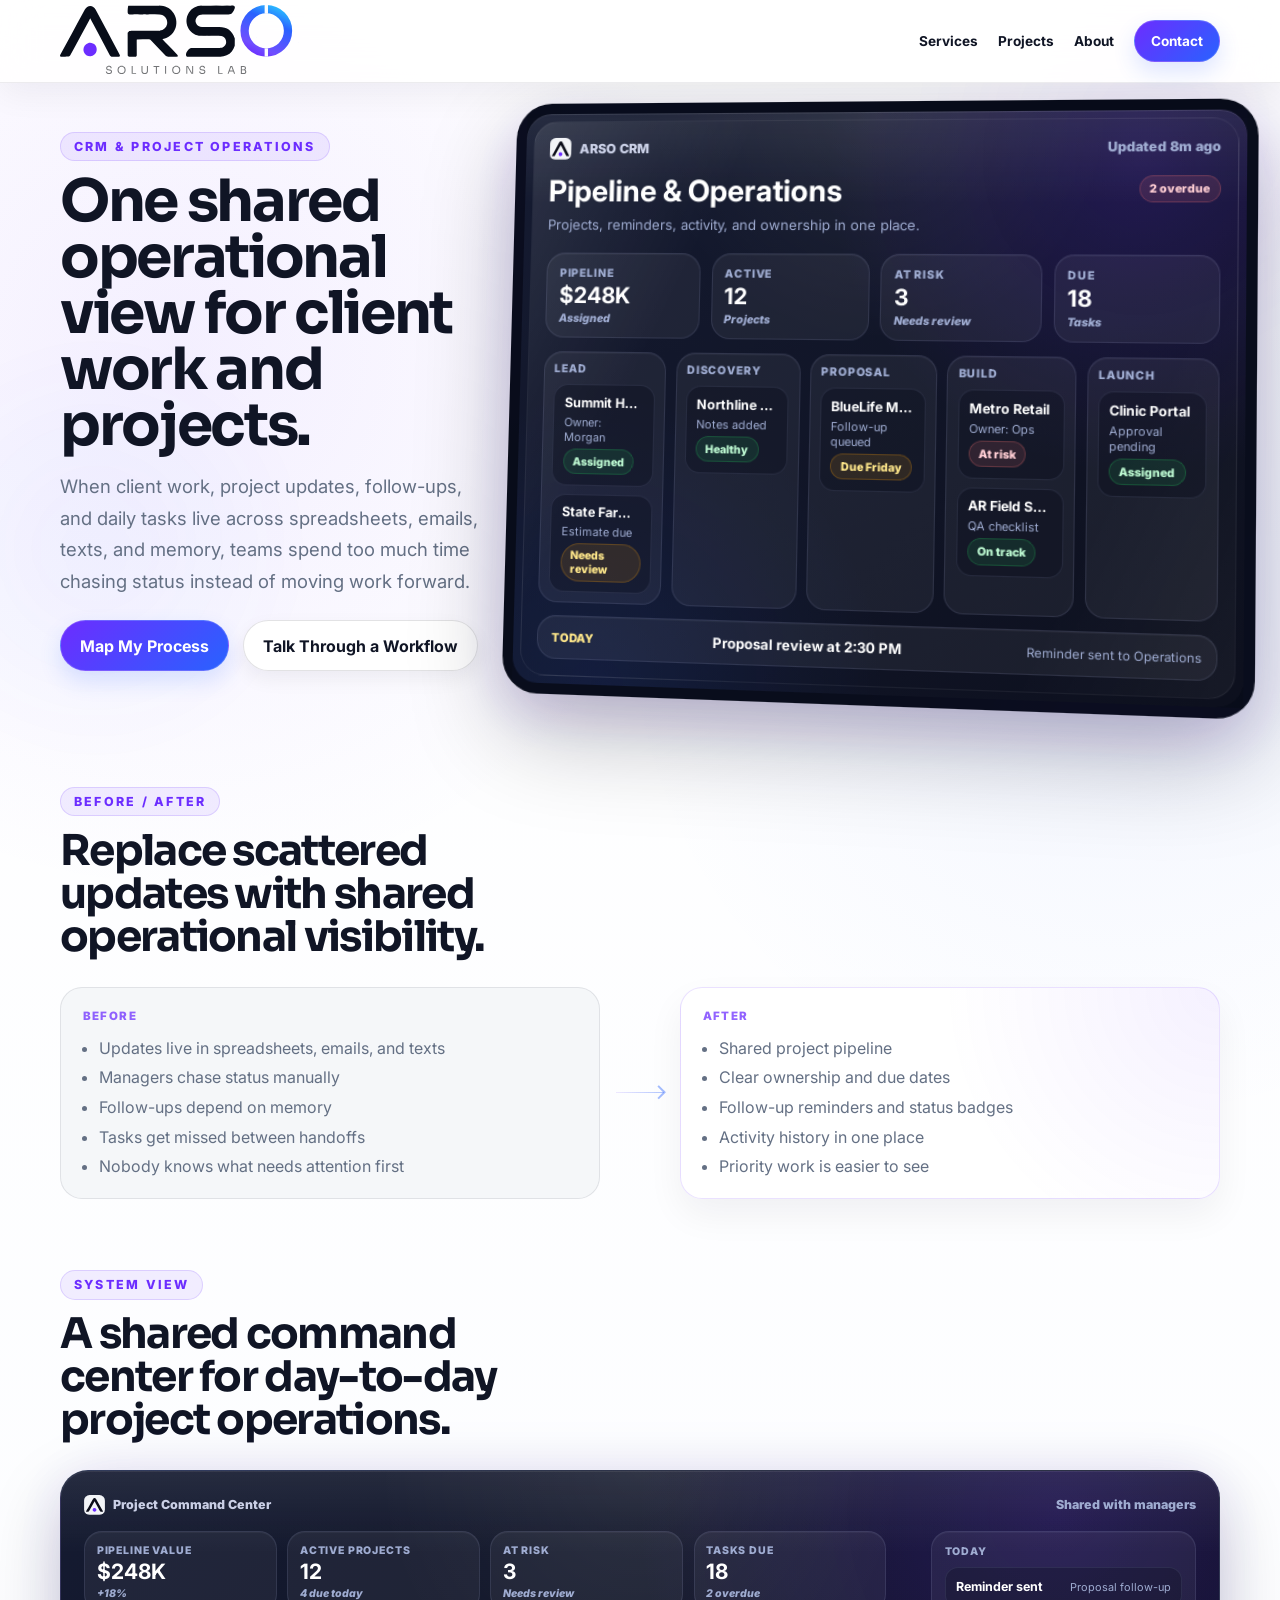
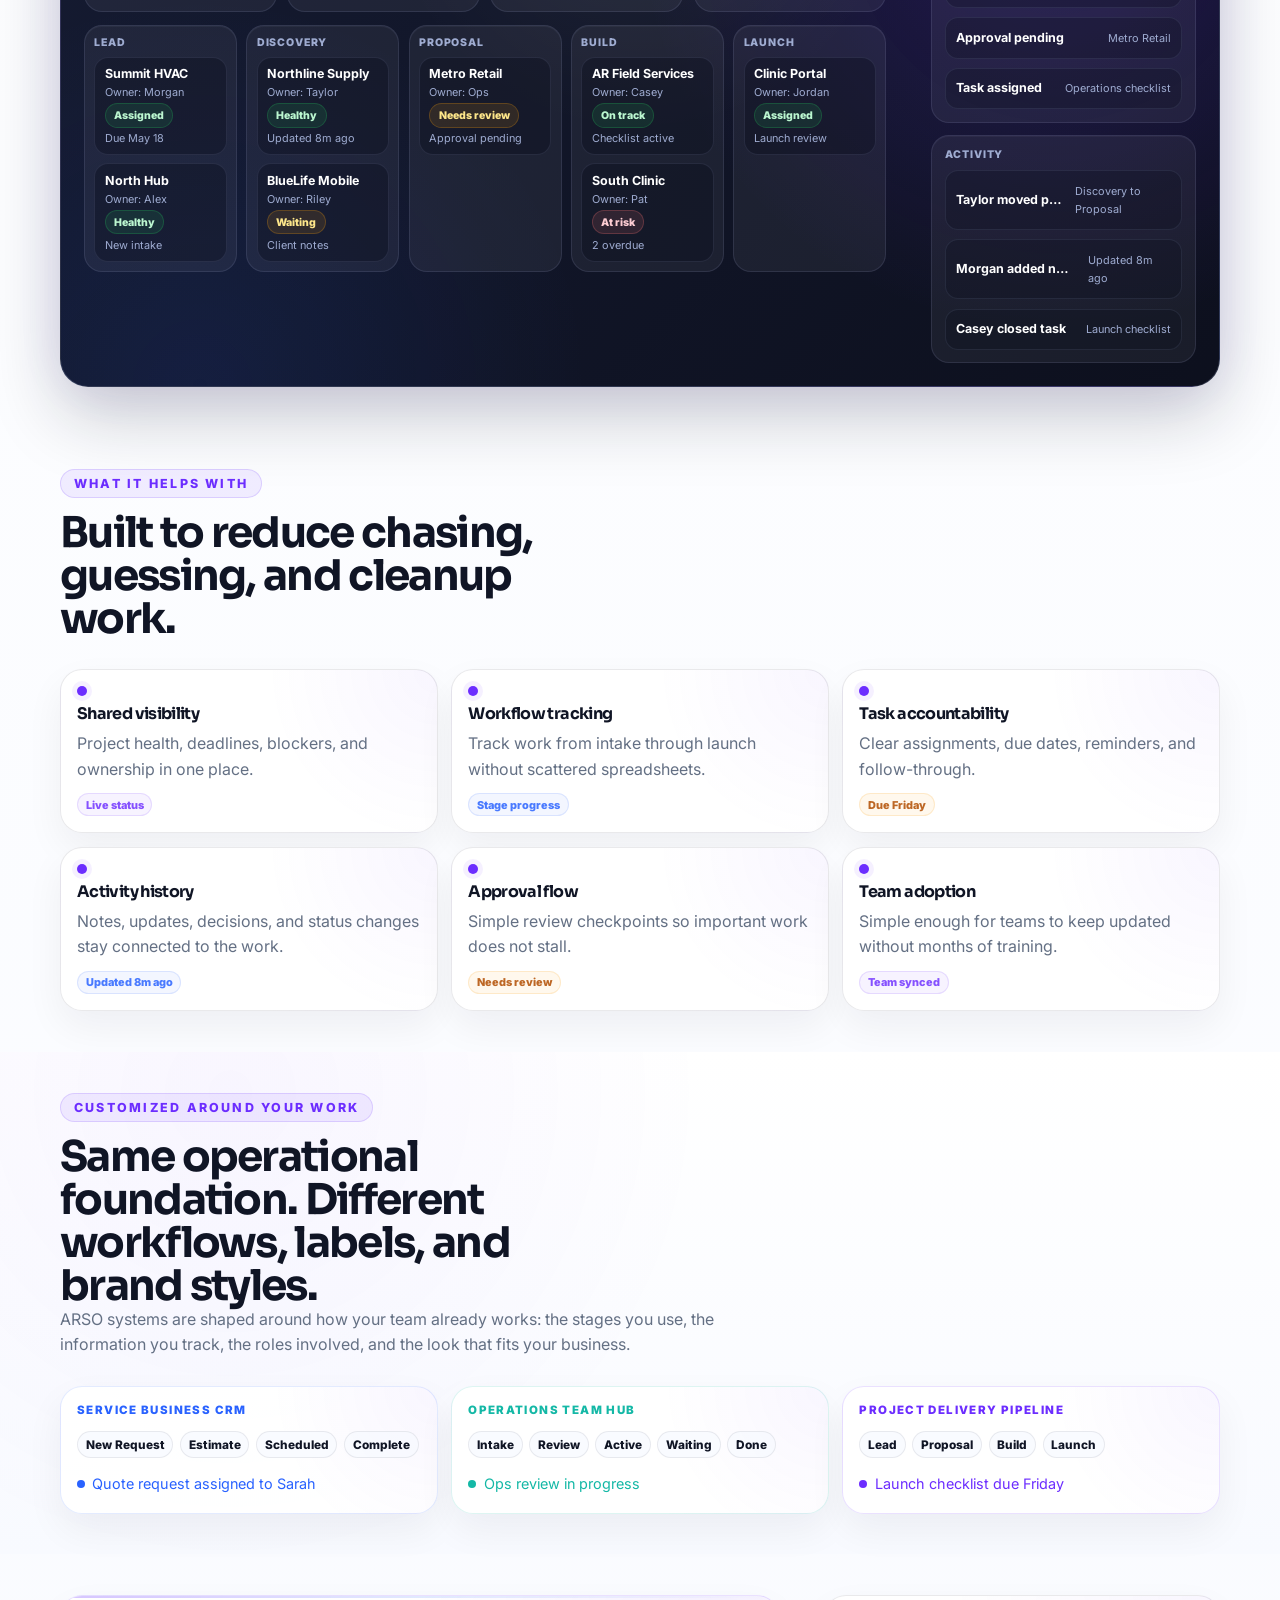
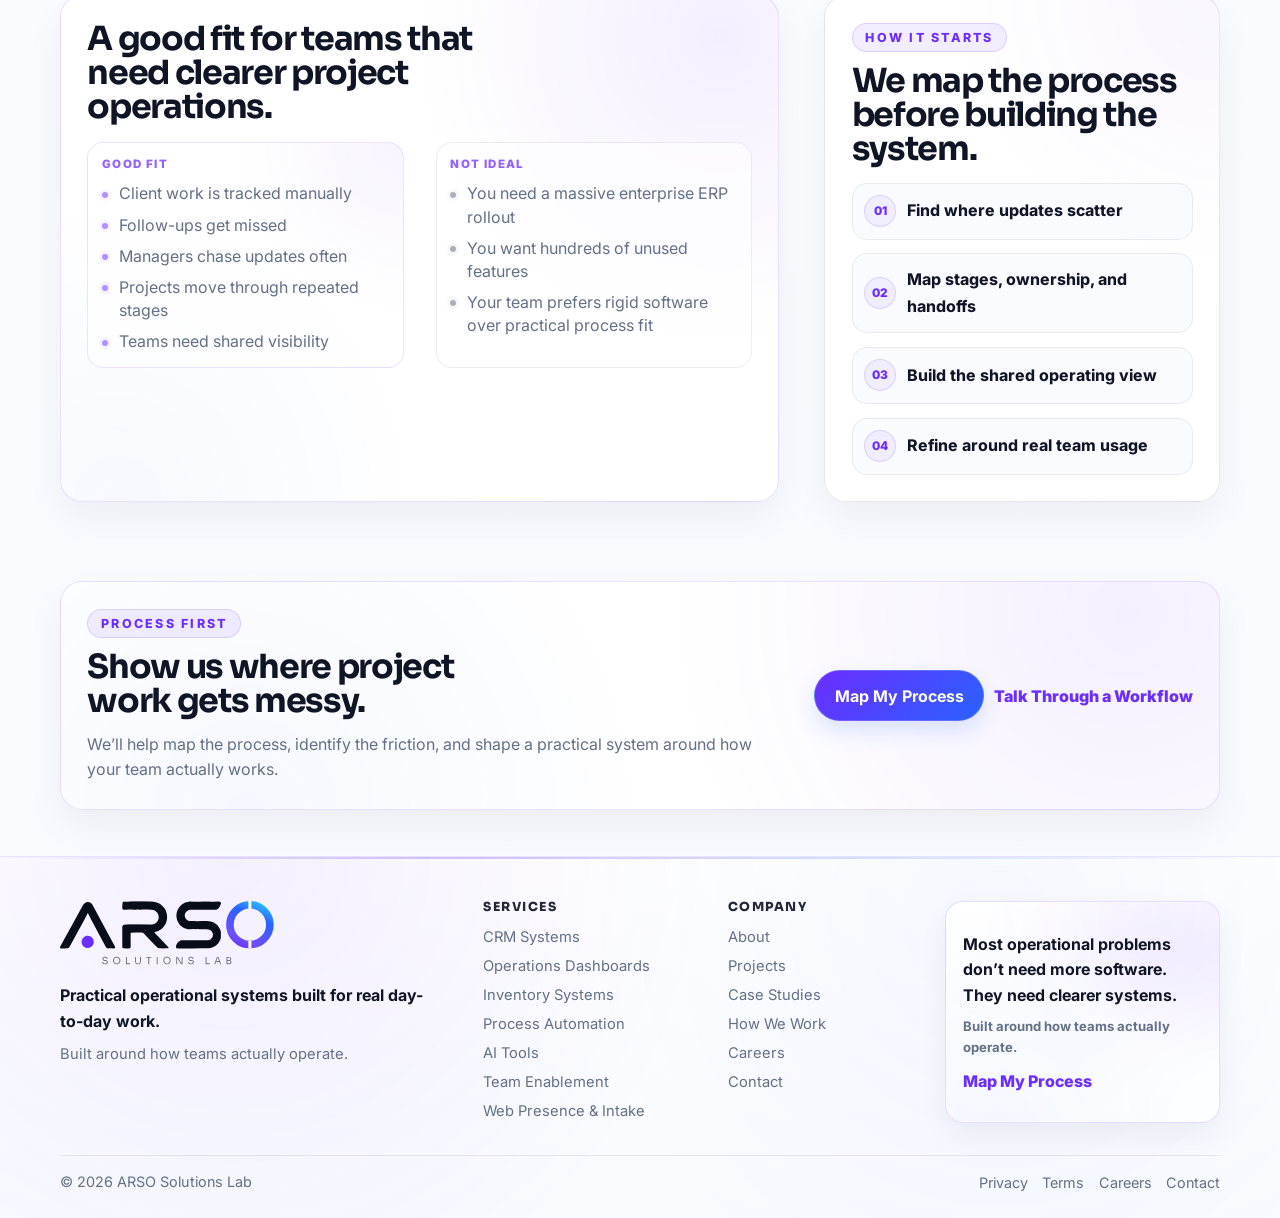
<file: crm-operations.html>
﻿<!DOCTYPE html>
<html lang="en">
  <head>
    <script async src="https://www.googletagmanager.com/gtag/js?id=G-Y0H1S4Z1W0"></script>
    <script>
      window.dataLayer = window.dataLayer || [];
      function gtag(){dataLayer.push(arguments);}
      gtag("js", new Date());
      gtag("config", "G-Y0H1S4Z1W0", {
        debug_mode: new URLSearchParams(window.location.search).has("ga_debug")
      });
    </script>
    <meta charset="UTF-8" />
    <meta name="viewport" content="width=device-width, initial-scale=1.0" />
    <title>CRM &amp; Project Operations | ARSO Solutions Lab</title>
    <meta
      name="description"
      content="A practical CRM and project operations system built around real workflows, shared visibility, task ownership, follow-ups, and day-to-day operational tracking."
    />
    <link rel="canonical" href="https://www.arsosolutions.io/crm-operations.html" />
    <meta property="og:site_name" content="ARSO Solutions Lab" />
    <meta property="og:type" content="website" />
    <meta property="og:url" content="https://www.arsosolutions.io/crm-operations.html" />
    <meta property="og:title" content="CRM &amp; Project Operations | ARSO Solutions Lab" />
    <meta property="og:description" content="A practical CRM and project operations system built around real workflows, shared visibility, task ownership, follow-ups, and day-to-day operational tracking." />
    <meta property="og:image" content="https://www.arsosolutions.io/Assets/arso-social-preview.png" />
    <meta property="og:image:type" content="image/png" />
    <meta property="og:image:width" content="1200" />
    <meta property="og:image:height" content="630" />
    <meta name="twitter:card" content="summary_large_image" />
    <meta name="twitter:title" content="CRM &amp; Project Operations | ARSO Solutions Lab" />
    <meta name="twitter:description" content="A practical CRM and project operations system built around real workflows, shared visibility, task ownership, follow-ups, and day-to-day operational tracking." />
    <meta name="twitter:image" content="https://www.arsosolutions.io/Assets/arso-social-preview.png" />
    <link rel="preconnect" href="https://fonts.googleapis.com" />
    <link rel="preconnect" href="https://fonts.gstatic.com" crossorigin />
    <link
      href="https://fonts.googleapis.com/css2?family=Inter:wght@400;500;600;700;800;900&family=Sora:wght@600;700;800&display=swap"
      rel="stylesheet"
    />
    <link rel="stylesheet" href="styles.css" />
    <link rel="icon" type="image/svg+xml" href="/Assets/favicon.svg" />
    <link rel="apple-touch-icon" href="/Assets/apple-touch-icon.svg" />
    <script type="text/javascript">
        (function(c,l,a,r,i,t,y){
            c[a]=c[a]||function(){(c[a].q=c[a].q||[]).push(arguments)};
            t=l.createElement(r);t.async=1;t.src="https://www.clarity.ms/tag/"+i;
            y=l.getElementsByTagName(r)[0];y.parentNode.insertBefore(t,y);
        })(window, document, "clarity", "script", "x68gd35o7h");
    </script>
  </head>
  <body class="crm-detail-page">
    <header class="site-header">
      <div class="container nav">
        <a class="brand" href="index.html">
          <img src="/Assets/logo-full.svg" alt="ARSO Solutions Lab" class="logo logo-full" />
          <img src="/Assets/logo-compact1.svg" alt="AR" class="logo logo-compact" />
        </a>

        <nav class="nav-links">
          <a href="services.html">Services</a>
          <a href="projects.html">Projects</a>
          <a href="about.html">About</a>
          <a href="index.html#contact" class="btn btn-sm">Contact</a>
        </nav>
      </div>
    </header>

    <main class="crm-detail-main">
      <section class="section crm-detail-hero">
        <div class="container crm-detail-hero-grid">
          <div class="crm-detail-copy">
            <span class="eyebrow">CRM &amp; Project Operations</span>
            <h1>One shared operational view for client work and projects.</h1>
            <p>
              When client work, project updates, follow-ups, and daily tasks live across spreadsheets,
              emails, texts, and memory, teams spend too much time chasing status instead of moving work forward.
            </p>
            <div class="crm-detail-actions">
              <a href="index.html#contact" class="btn">Map My Process</a>
              <a href="index.html#contact" class="btn btn-secondary">Talk Through a Workflow</a>
            </div>
          </div>

          <div class="crm-product-shell crm-hero-system" aria-label="CRM and project operations dashboard preview">
            <div class="crm-product-topbar">
              <span><img src="/Assets/icon-light.svg" alt="" aria-hidden="true" />ARSO CRM</span>
              <em>Updated 8m ago</em>
            </div>
            <div class="crm-product-title">
              <div>
                <strong>Pipeline &amp; Operations</strong>
                <p>Projects, reminders, activity, and ownership in one place.</p>
              </div>
              <span class="crm-live-pill">2 overdue</span>
            </div>
            <div class="crm-hero-kpis">
              <div><span>Pipeline</span><strong>$248K</strong><em>Assigned</em></div>
              <div><span>Active</span><strong>12</strong><em>Projects</em></div>
              <div><span>At Risk</span><strong>3</strong><em>Needs review</em></div>
              <div><span>Due</span><strong>18</strong><em>Tasks</em></div>
            </div>
            <div class="crm-hero-board">
              <div>
                <span>Lead</span>
                <article><strong>Summit HVAC</strong><em>Owner: Morgan</em><b>Assigned</b></article>
                <article><strong>State Farm Home/Auto</strong><em>Estimate due</em><b class="watch">Needs review</b></article>
              </div>
              <div>
                <span>Discovery</span>
                <article><strong>Northline Supply</strong><em>Notes added</em><b>Healthy</b></article>
              </div>
              <div>
                <span>Proposal</span>
                <article><strong>BlueLife Mobile</strong><em>Follow-up queued</em><b class="watch">Due Friday</b></article>
              </div>
              <div>
                <span>Build</span>
                <article><strong>Metro Retail</strong><em>Owner: Ops</em><b class="risk">At risk</b></article>
                <article><strong>AR Field Services</strong><em>QA checklist</em><b>On track</b></article>
              </div>
              <div>
                <span>Launch</span>
                <article><strong>Clinic Portal</strong><em>Approval pending</em><b>Assigned</b></article>
              </div>
            </div>
            <div class="crm-hero-activity">
              <span>Today</span>
              <strong>Proposal review at 2:30 PM</strong>
              <em>Reminder sent to Operations</em>
            </div>
          </div>
        </div>
      </section>

      <section class="section crm-before-after" aria-label="Before and after operational visibility">
        <div class="container">
          <div class="section-heading left">
            <span class="eyebrow">Before / After</span>
            <h2>Replace scattered updates with shared operational visibility.</h2>
          </div>
          <div class="crm-before-after-grid">
            <article class="crm-friction-card before">
              <span>Before</span>
              <ul>
                <li>Updates live in spreadsheets, emails, and texts</li>
                <li>Managers chase status manually</li>
                <li>Follow-ups depend on memory</li>
                <li>Tasks get missed between handoffs</li>
                <li>Nobody knows what needs attention first</li>
              </ul>
            </article>
            <div class="crm-flow-arrow" aria-hidden="true"></div>
            <article class="crm-friction-card after">
              <span>After</span>
              <ul>
                <li>Shared project pipeline</li>
                <li>Clear ownership and due dates</li>
                <li>Follow-up reminders and status badges</li>
                <li>Activity history in one place</li>
                <li>Priority work is easier to see</li>
              </ul>
            </article>
          </div>
        </div>
      </section>

      <section class="section crm-system-view" aria-label="CRM command center system view">
        <div class="container">
          <div class="section-heading left">
            <span class="eyebrow">System View</span>
            <h2>A shared command center for day-to-day project operations.</h2>
          </div>

          <div class="crm-product-shell crm-large-system">
            <div class="crm-product-topbar">
              <span><img src="/Assets/icon-light.svg" alt="" aria-hidden="true" />Project Command Center</span>
              <em>Shared with managers</em>
            </div>
            <div class="crm-system-grid">
              <div class="crm-system-main">
                <div class="crm-hero-kpis">
                  <div><span>Pipeline Value</span><strong>$248K</strong><em>+18%</em></div>
                  <div><span>Active Projects</span><strong>12</strong><em>4 due today</em></div>
                  <div><span>At Risk</span><strong>3</strong><em>Needs review</em></div>
                  <div><span>Tasks Due</span><strong>18</strong><em>2 overdue</em></div>
                </div>
                <div class="crm-hero-board expanded">
                  <div>
                    <span>Lead</span>
                    <article><strong>Summit HVAC</strong><em>Owner: Morgan</em><b>Assigned</b><small>Due May 18</small></article>
                    <article><strong>North Hub</strong><em>Owner: Alex</em><b>Healthy</b><small>New intake</small></article>
                  </div>
                  <div>
                    <span>Discovery</span>
                    <article><strong>Northline Supply</strong><em>Owner: Taylor</em><b>Healthy</b><small>Updated 8m ago</small></article>
                    <article><strong>BlueLife Mobile</strong><em>Owner: Riley</em><b class="watch">Waiting</b><small>Client notes</small></article>
                  </div>
                  <div>
                    <span>Proposal</span>
                    <article><strong>Metro Retail</strong><em>Owner: Ops</em><b class="watch">Needs review</b><small>Approval pending</small></article>
                  </div>
                  <div>
                    <span>Build</span>
                    <article><strong>AR Field Services</strong><em>Owner: Casey</em><b>On track</b><small>Checklist active</small></article>
                    <article><strong>South Clinic</strong><em>Owner: Pat</em><b class="risk">At risk</b><small>2 overdue</small></article>
                  </div>
                  <div>
                    <span>Launch</span>
                    <article><strong>Clinic Portal</strong><em>Owner: Jordan</em><b>Assigned</b><small>Launch review</small></article>
                  </div>
                </div>
              </div>
              <aside class="crm-system-side">
                <div>
                  <span>Today</span>
                  <p><strong>Reminder sent</strong><em>Proposal follow-up</em></p>
                  <p><strong>Approval pending</strong><em>Metro Retail</em></p>
                  <p><strong>Task assigned</strong><em>Operations checklist</em></p>
                </div>
                <div>
                  <span>Activity</span>
                  <p><strong>Taylor moved project</strong><em>Discovery to Proposal</em></p>
                  <p><strong>Morgan added notes</strong><em>Updated 8m ago</em></p>
                  <p><strong>Casey closed task</strong><em>Launch checklist</em></p>
                </div>
              </aside>
            </div>
          </div>
        </div>
      </section>

      <section class="section crm-capabilities" aria-label="CRM operational capabilities">
        <div class="container">
          <div class="section-heading left">
            <span class="eyebrow">What It Helps With</span>
            <h2>Built to reduce chasing, guessing, and cleanup work.</h2>
          </div>
          <div class="crm-capability-grid">
            <article><i></i><h3>Shared visibility</h3><p>Project health, deadlines, blockers, and ownership in one place.</p><em>Live status</em></article>
            <article><i></i><h3>Workflow tracking</h3><p>Track work from intake through launch without scattered spreadsheets.</p><em>Stage progress</em></article>
            <article><i></i><h3>Task accountability</h3><p>Clear assignments, due dates, reminders, and follow-through.</p><em>Due Friday</em></article>
            <article><i></i><h3>Activity history</h3><p>Notes, updates, decisions, and status changes stay connected to the work.</p><em>Updated 8m ago</em></article>
            <article><i></i><h3>Approval flow</h3><p>Simple review checkpoints so important work does not stall.</p><em>Needs review</em></article>
            <article><i></i><h3>Team adoption</h3><p>Simple enough for teams to keep updated without months of training.</p><em>Team synced</em></article>
          </div>
        </div>
      </section>

      <section class="section crm-variants" aria-label="Customized CRM variants">
        <div class="container">
          <div class="section-heading left">
            <span class="eyebrow">Customized Around Your Work</span>
            <h2>Same operational foundation. Different workflows, labels, and brand styles.</h2>
            <p>
              ARSO systems are shaped around how your team already works: the stages you use,
              the information you track, the roles involved, and the look that fits your business.
            </p>
          </div>
          <div class="crm-variant-grid">
            <article class="crm-variant blue">
              <strong>Service Business CRM</strong>
              <div><span>New Request</span><span>Estimate</span><span>Scheduled</span><span>Complete</span></div>
              <p><b></b>Quote request assigned to Sarah</p>
            </article>
            <article class="crm-variant teal">
              <strong>Operations Team Hub</strong>
              <div><span>Intake</span><span>Review</span><span>Active</span><span>Waiting</span><span>Done</span></div>
              <p><b></b>Ops review in progress</p>
            </article>
            <article class="crm-variant purple">
              <strong>Project Delivery Pipeline</strong>
              <div><span>Lead</span><span>Proposal</span><span>Build</span><span>Launch</span></div>
              <p><b></b>Launch checklist due Friday</p>
            </article>
          </div>
        </div>
      </section>

      <section class="section crm-fit-process" aria-label="CRM fit and process">
        <div class="container crm-fit-process-grid">
          <div class="crm-fit-card">
            <h2>A good fit for teams that need clearer project operations.</h2>
            <div class="crm-fit-columns">
              <div>
                <span>Good fit</span>
                <ul>
                  <li>Client work is tracked manually</li>
                  <li>Follow-ups get missed</li>
                  <li>Managers chase updates often</li>
                  <li>Projects move through repeated stages</li>
                  <li>Teams need shared visibility</li>
                </ul>
              </div>
              <div>
                <span>Not ideal</span>
                <ul>
                  <li>You need a massive enterprise ERP rollout</li>
                  <li>You want hundreds of unused features</li>
                  <li>Your team prefers rigid software over practical process fit</li>
                </ul>
              </div>
            </div>
          </div>

          <div class="crm-process-card">
            <span class="eyebrow">How It Starts</span>
            <h2>We map the process before building the system.</h2>
            <div class="crm-process-steps">
              <article><span>01</span><p>Find where updates scatter</p></article>
              <article><span>02</span><p>Map stages, ownership, and handoffs</p></article>
              <article><span>03</span><p>Build the shared operating view</p></article>
              <article><span>04</span><p>Refine around real team usage</p></article>
            </div>
          </div>
        </div>
      </section>

      <section class="section crm-final-cta">
        <div class="container crm-final-card">
          <div>
            <span class="eyebrow">Process First</span>
            <h2>Show us where project work gets messy.</h2>
            <p>
              We&rsquo;ll help map the process, identify the friction, and shape a practical system
              around how your team actually works.
            </p>
          </div>
          <div class="crm-detail-actions">
            <a href="index.html#contact" class="btn">Map My Process</a>
            <a href="index.html#contact" class="crm-text-link">Talk Through a Workflow</a>
          </div>
        </div>
      </section>
    </main>

    <footer class="site-footer">
      <div class="container footer-grid">
        <div class="footer-brand">
          <a href="index.html" aria-label="ARSO Solutions Lab home">
            <img src="/Assets/logo-full.svg" alt="ARSO Solutions Lab" class="footer-logo" />
          </a>
          <p>Practical operational systems built for real day-to-day work.</p>
          <span>Built around how teams actually operate.</span>
        </div>

        <nav class="footer-nav" aria-label="Footer services navigation">
          <h3>Services</h3>
          <a href="crm-operations.html" aria-current="page">CRM Systems</a>
          <a href="services.html#service-dashboards">Operations Dashboards</a>
          <a href="inventory-visibility.html">Inventory Systems</a>
          <a href="services.html#service-ai">Process Automation</a>
          <a href="ai-workflow-assistant.html">AI Tools</a>
          <a href="services.html#service-training">Team Enablement</a>
          <a href="services.html#service-web-presence">Web Presence &amp; Intake</a>
        </nav>

        <nav class="footer-nav" aria-label="Footer company navigation">
          <h3>Company</h3>
          <a href="about.html">About</a>
          <a href="projects.html">Projects</a>
          <a href="case-studies.html">Case Studies</a>
          <a href="index.html#how-we-work">How We Work</a>
          <a href="careers.html">Careers</a>
          <a href="index.html#contact">Contact</a>
        </nav>

        <div class="footer-cta">
          <p>Most operational problems don&rsquo;t need more software. They need clearer systems.</p>
          <a href="index.html#contact" class="footer-cta-link">Map My Process</a>
        </div>
      </div>

      <div class="container footer-bottom">
        <p>&copy; 2026 ARSO Solutions Lab</p>
        <nav aria-label="Footer legal navigation">
          <a href="privacy.html">Privacy</a>
          <a href="terms.html">Terms</a>
          <a href="careers.html">Careers</a>
          <a href="index.html#contact">Contact</a>
        </nav>
      </div>
    </footer>

    <script>
      const header = document.querySelector("header");
      let headerIsCompact = false;

      function updateHeaderLogo() {
        const shouldCompact = !headerIsCompact && window.scrollY > 120;
        const shouldExpand = headerIsCompact && window.scrollY < 40;

        if (shouldCompact) {
          header.classList.add("scrolled");
          headerIsCompact = true;
        } else if (shouldExpand) {
          header.classList.remove("scrolled");
          headerIsCompact = false;
        }
      }

      window.addEventListener("scroll", updateHeaderLogo, { passive: true });
      updateHeaderLogo();
    </script>
    <script src="arso-polish.js"></script>
    <script src="ga4-events.js"></script>
  </body>
</html>
</file>
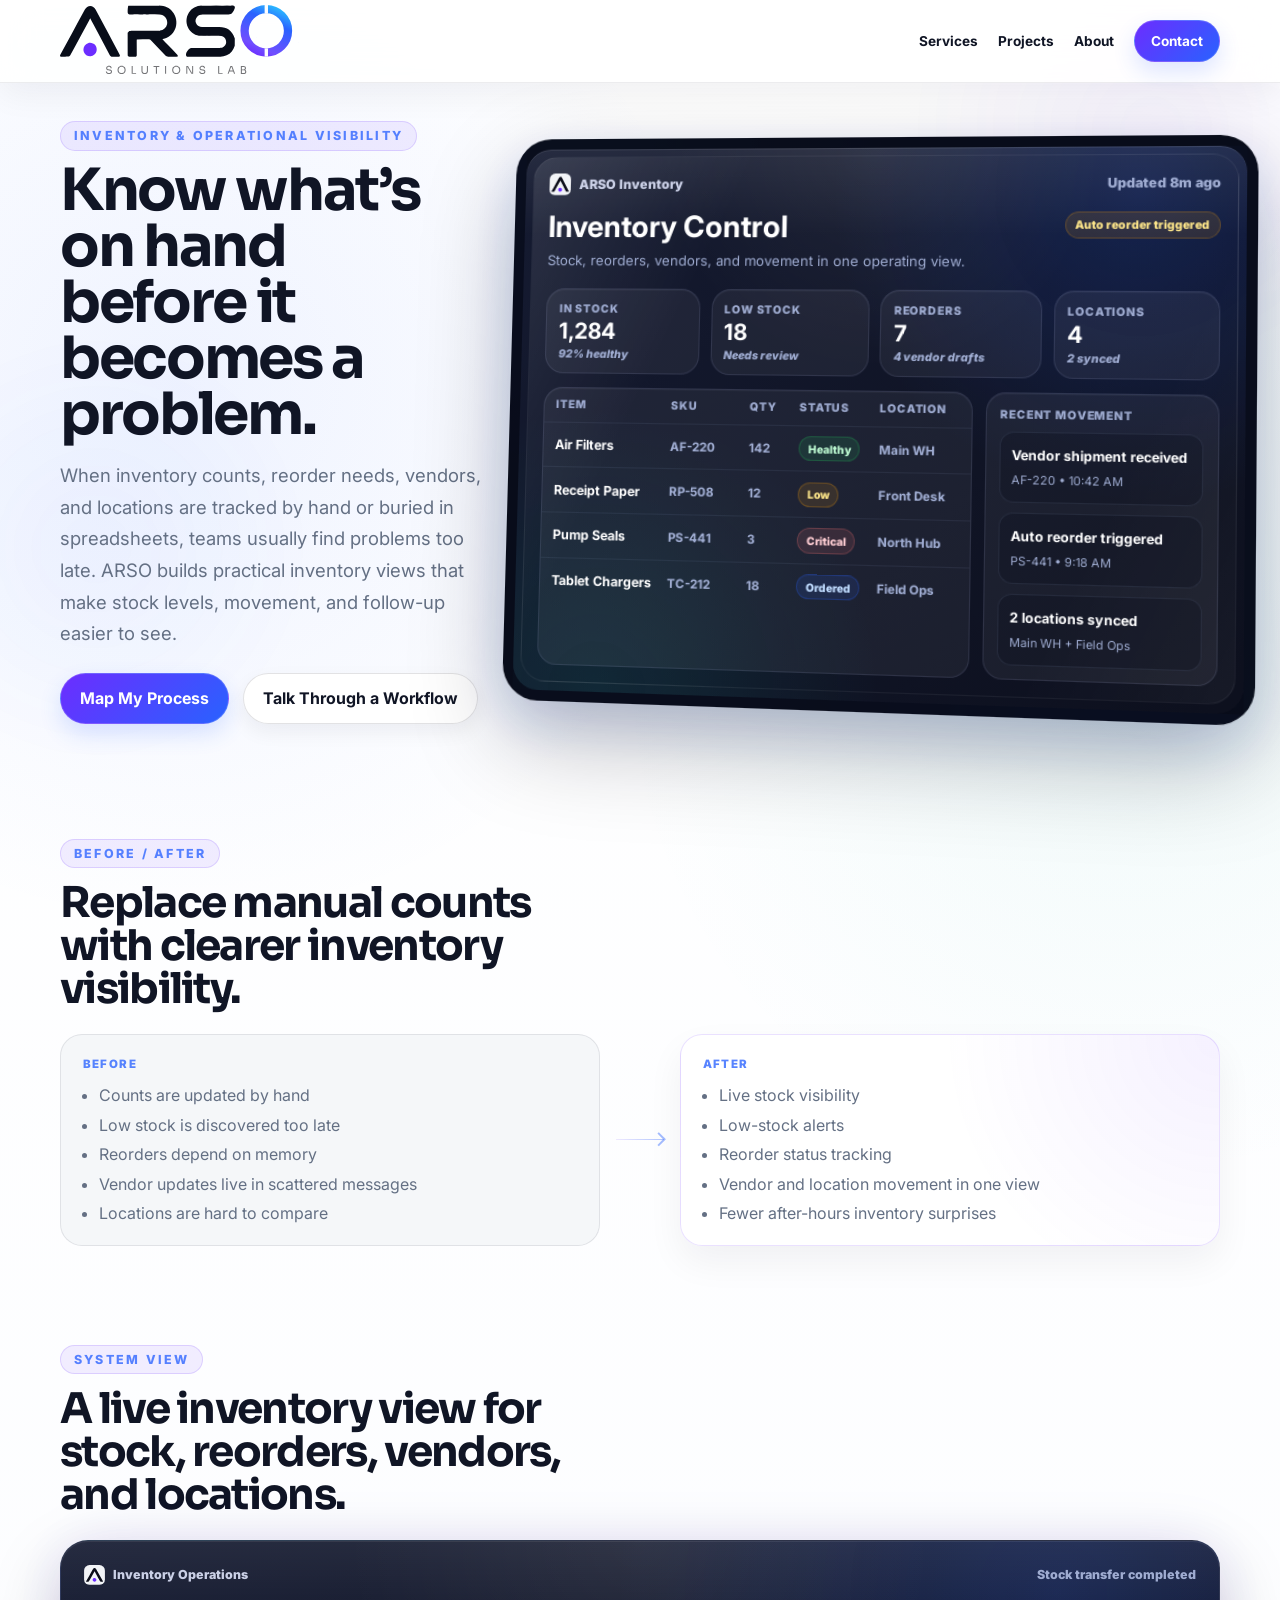
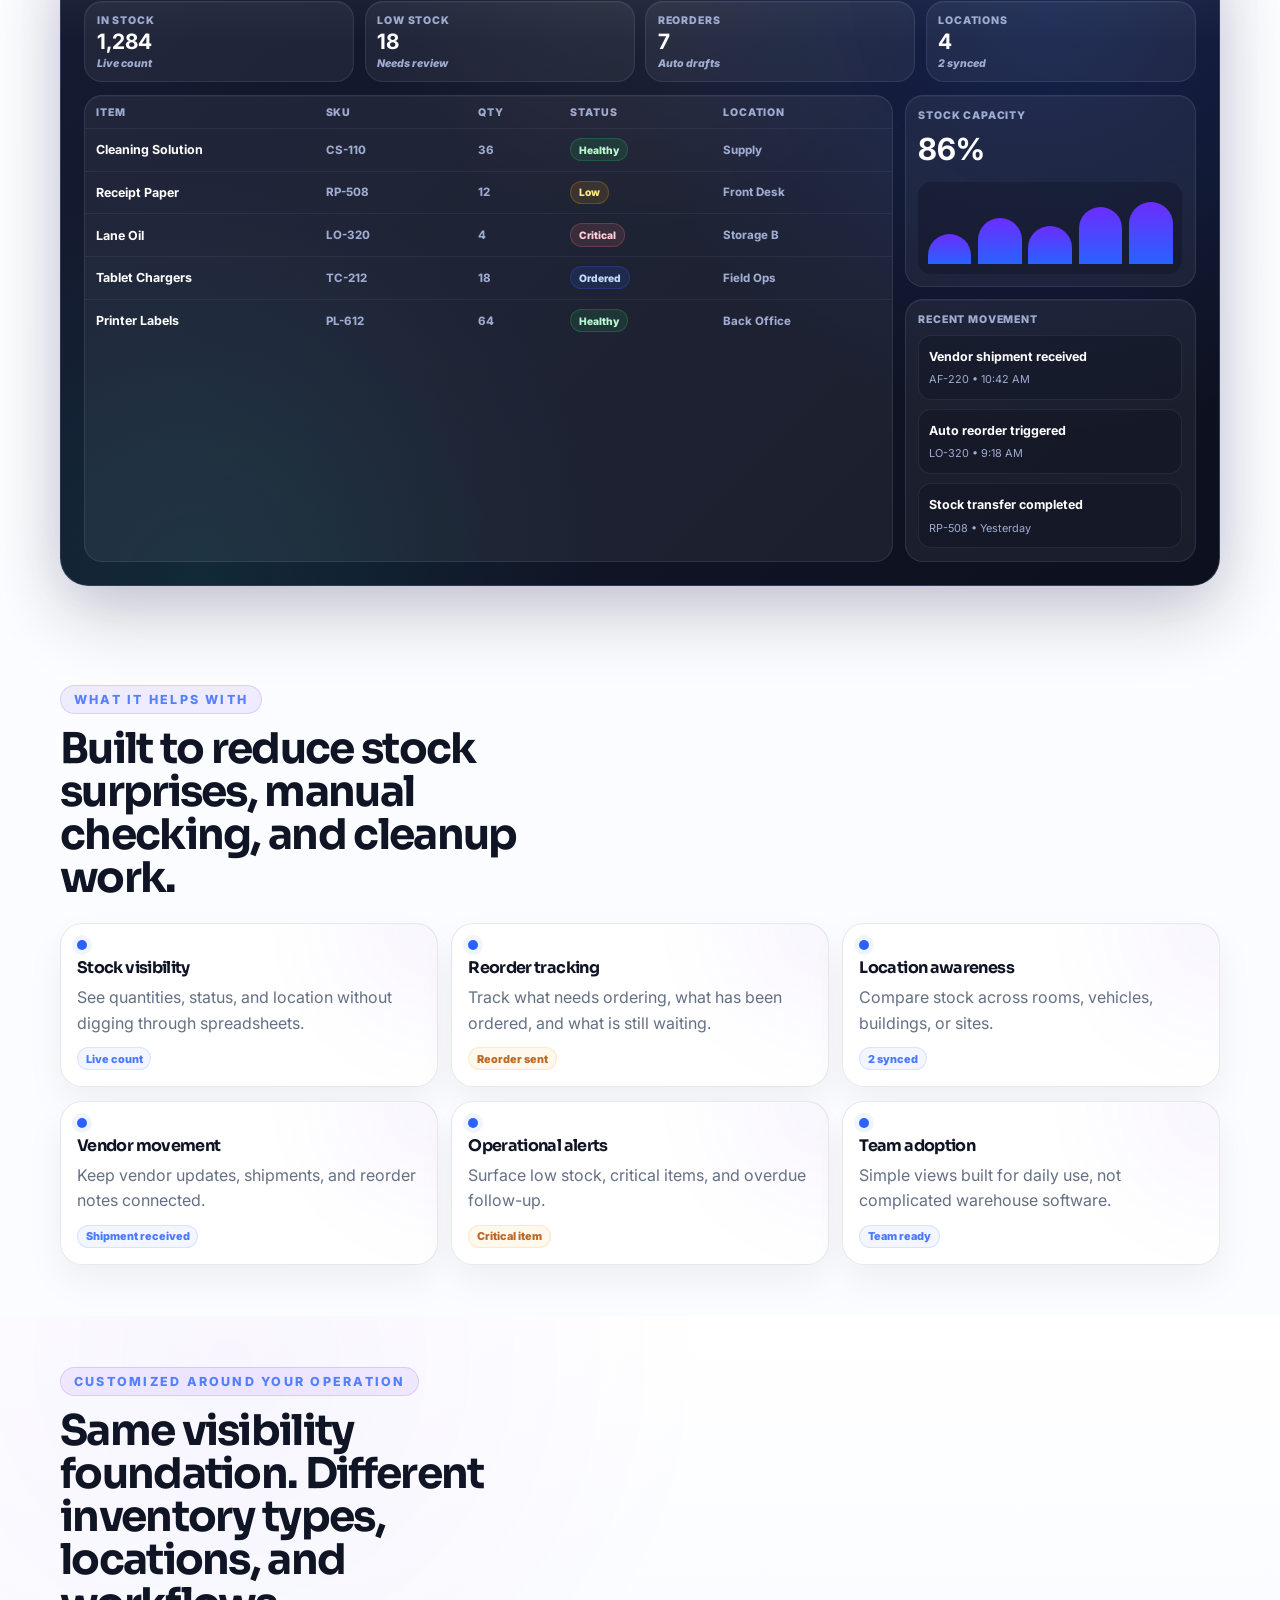
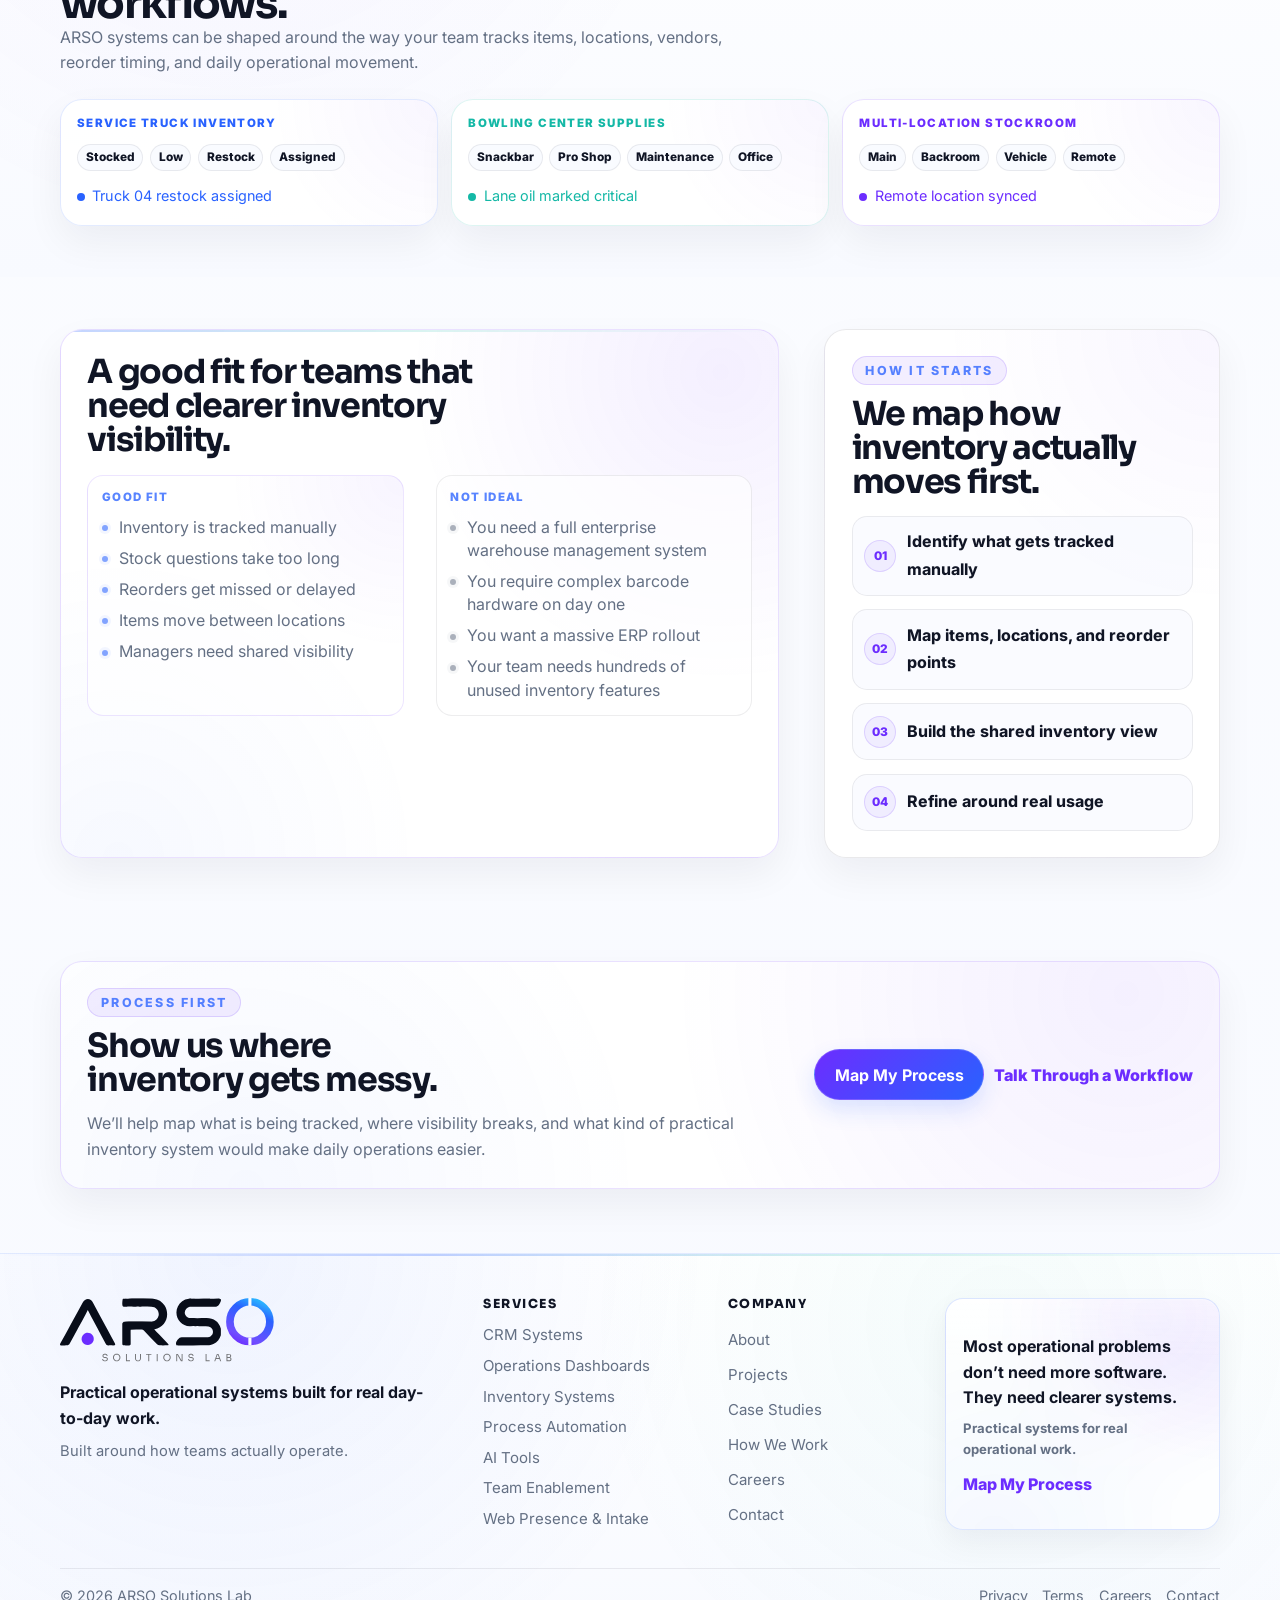
<file: inventory-visibility.html>
﻿<!DOCTYPE html>
<html lang="en">
  <head>
    <script async src="https://www.googletagmanager.com/gtag/js?id=G-Y0H1S4Z1W0"></script>
    <script>
      window.dataLayer = window.dataLayer || [];
      function gtag(){dataLayer.push(arguments);}
      gtag("js", new Date());
      gtag("config", "G-Y0H1S4Z1W0", {
        debug_mode: new URLSearchParams(window.location.search).has("ga_debug")
      });
    </script>
    <meta charset="UTF-8" />
    <meta name="viewport" content="width=device-width, initial-scale=1.0" />
    <title>Inventory &amp; Operational Visibility | ARSO Solutions Lab</title>
    <meta
      name="description"
      content="A practical inventory and operational visibility system built around stock levels, locations, reorders, vendor movement, and day-to-day inventory tracking."
    />
    <link rel="canonical" href="https://www.arsosolutions.io/inventory-visibility.html" />
    <meta property="og:site_name" content="ARSO Solutions Lab" />
    <meta property="og:type" content="website" />
    <meta property="og:url" content="https://www.arsosolutions.io/inventory-visibility.html" />
    <meta property="og:title" content="Inventory &amp; Operational Visibility | ARSO Solutions Lab" />
    <meta property="og:description" content="A practical inventory and operational visibility system built around stock levels, locations, reorders, vendor movement, and day-to-day inventory tracking." />
    <meta property="og:image" content="https://www.arsosolutions.io/Assets/arso-social-preview.png" />
    <meta property="og:image:type" content="image/png" />
    <meta property="og:image:width" content="1200" />
    <meta property="og:image:height" content="630" />
    <meta name="twitter:card" content="summary_large_image" />
    <meta name="twitter:title" content="Inventory &amp; Operational Visibility | ARSO Solutions Lab" />
    <meta name="twitter:description" content="A practical inventory and operational visibility system built around stock levels, locations, reorders, vendor movement, and day-to-day inventory tracking." />
    <meta name="twitter:image" content="https://www.arsosolutions.io/Assets/arso-social-preview.png" />
    <link rel="preconnect" href="https://fonts.googleapis.com" />
    <link rel="preconnect" href="https://fonts.gstatic.com" crossorigin />
    <link
      href="https://fonts.googleapis.com/css2?family=Inter:wght@400;500;600;700;800;900&family=Sora:wght@600;700;800&display=swap"
      rel="stylesheet"
    />
    <link rel="stylesheet" href="styles.css" />
    <link rel="icon" type="image/svg+xml" href="/Assets/favicon.svg" />
    <link rel="apple-touch-icon" href="/Assets/apple-touch-icon.svg" />
    <script type="text/javascript">
        (function(c,l,a,r,i,t,y){
            c[a]=c[a]||function(){(c[a].q=c[a].q||[]).push(arguments)};
            t=l.createElement(r);t.async=1;t.src="https://www.clarity.ms/tag/"+i;
            y=l.getElementsByTagName(r)[0];y.parentNode.insertBefore(t,y);
        })(window, document, "clarity", "script", "x68gd35o7h");
    </script>
  </head>
  <body class="inventory-detail-page">
    <header class="site-header">
      <div class="container nav">
        <a class="brand" href="index.html">
          <img src="/Assets/logo-full.svg" alt="ARSO Solutions Lab" class="logo logo-full" />
          <img src="/Assets/logo-compact1.svg" alt="AR" class="logo logo-compact" />
        </a>

        <nav class="nav-links">
          <a href="services.html">Services</a>
          <a href="projects.html">Projects</a>
          <a href="about.html">About</a>
          <a href="index.html#contact" class="btn btn-sm">Contact</a>
        </nav>
      </div>
    </header>

    <main class="crm-detail-main inventory-detail-main">
      <section class="section crm-detail-hero inventory-detail-hero">
        <div class="container crm-detail-hero-grid">
          <div class="crm-detail-copy">
            <span class="eyebrow">Inventory &amp; Operational Visibility</span>
            <h1>Know what&rsquo;s on hand before it becomes a problem.</h1>
            <p>
              When inventory counts, reorder needs, vendors, and locations are tracked by hand or
              buried in spreadsheets, teams usually find problems too late. ARSO builds practical
              inventory views that make stock levels, movement, and follow-up easier to see.
            </p>
            <div class="crm-detail-actions">
              <a href="index.html#contact" class="btn">Map My Process</a>
              <a href="index.html#contact" class="btn btn-secondary">Talk Through a Workflow</a>
            </div>
          </div>

          <div class="crm-product-shell inventory-product-shell inventory-hero-system" aria-label="Inventory visibility dashboard preview">
            <div class="crm-product-topbar">
              <span><img src="/Assets/icon-light.svg" alt="" aria-hidden="true" />ARSO Inventory</span>
              <em>Updated 8m ago</em>
            </div>
            <div class="crm-product-title">
              <div>
                <strong>Inventory Control</strong>
                <p>Stock, reorders, vendors, and movement in one operating view.</p>
              </div>
              <span class="crm-live-pill inventory-alert-pill">Auto reorder triggered</span>
            </div>

            <div class="inventory-detail-kpis">
              <div><span>In Stock</span><strong>1,284</strong><em>92% healthy</em></div>
              <div><span>Low Stock</span><strong>18</strong><em>Needs review</em></div>
              <div><span>Reorders</span><strong>7</strong><em>4 vendor drafts</em></div>
              <div><span>Locations</span><strong>4</strong><em>2 synced</em></div>
            </div>

            <div class="inventory-detail-hero-grid">
              <div class="inventory-detail-table">
                <div class="inventory-detail-row head"><span>Item</span><span>SKU</span><span>Qty</span><span>Status</span><span>Location</span></div>
                <div class="inventory-detail-row"><strong>Air Filters</strong><span>AF-220</span><span>142</span><em>Healthy</em><span>Main WH</span></div>
                <div class="inventory-detail-row"><strong>Receipt Paper</strong><span>RP-508</span><span>12</span><em class="watch">Low</em><span>Front Desk</span></div>
                <div class="inventory-detail-row"><strong>Pump Seals</strong><span>PS-441</span><span>3</span><em class="risk">Critical</em><span>North Hub</span></div>
                <div class="inventory-detail-row"><strong>Tablet Chargers</strong><span>TC-212</span><span>18</span><em class="info">Ordered</em><span>Field Ops</span></div>
              </div>
              <aside class="inventory-detail-side">
                <div>
                  <span>Recent Movement</span>
                  <p><strong>Vendor shipment received</strong><em>AF-220 &bull; 10:42 AM</em></p>
                  <p><strong>Auto reorder triggered</strong><em>PS-441 &bull; 9:18 AM</em></p>
                  <p><strong>2 locations synced</strong><em>Main WH + Field Ops</em></p>
                </div>
              </aside>
            </div>
          </div>
        </div>
      </section>

      <section class="section crm-before-after" aria-label="Before and after inventory visibility">
        <div class="container">
          <div class="section-heading left">
            <span class="eyebrow">Before / After</span>
            <h2>Replace manual counts with clearer inventory visibility.</h2>
          </div>
          <div class="crm-before-after-grid">
            <article class="crm-friction-card before">
              <span>Before</span>
              <ul>
                <li>Counts are updated by hand</li>
                <li>Low stock is discovered too late</li>
                <li>Reorders depend on memory</li>
                <li>Vendor updates live in scattered messages</li>
                <li>Locations are hard to compare</li>
              </ul>
            </article>
            <div class="crm-flow-arrow" aria-hidden="true"></div>
            <article class="crm-friction-card after">
              <span>After</span>
              <ul>
                <li>Live stock visibility</li>
                <li>Low-stock alerts</li>
                <li>Reorder status tracking</li>
                <li>Vendor and location movement in one view</li>
                <li>Fewer after-hours inventory surprises</li>
              </ul>
            </article>
          </div>
        </div>
      </section>

      <section class="section crm-system-view inventory-system-view" aria-label="Inventory system view">
        <div class="container">
          <div class="section-heading left">
            <span class="eyebrow">System View</span>
            <h2>A live inventory view for stock, reorders, vendors, and locations.</h2>
          </div>

          <div class="crm-product-shell inventory-product-shell inventory-large-system">
            <div class="crm-product-topbar">
              <span><img src="/Assets/icon-light.svg" alt="" aria-hidden="true" />Inventory Operations</span>
              <em>Stock transfer completed</em>
            </div>
            <div class="inventory-detail-kpis">
              <div><span>In Stock</span><strong>1,284</strong><em>Live count</em></div>
              <div><span>Low Stock</span><strong>18</strong><em>Needs review</em></div>
              <div><span>Reorders</span><strong>7</strong><em>Auto drafts</em></div>
              <div><span>Locations</span><strong>4</strong><em>2 synced</em></div>
            </div>
            <div class="inventory-system-grid">
              <div class="inventory-detail-table expanded">
                <div class="inventory-detail-row head"><span>Item</span><span>SKU</span><span>Qty</span><span>Status</span><span>Location</span></div>
                <div class="inventory-detail-row"><strong>Cleaning Solution</strong><span>CS-110</span><span>36</span><em>Healthy</em><span>Supply</span></div>
                <div class="inventory-detail-row"><strong>Receipt Paper</strong><span>RP-508</span><span>12</span><em class="watch">Low</em><span>Front Desk</span></div>
                <div class="inventory-detail-row"><strong>Lane Oil</strong><span>LO-320</span><span>4</span><em class="risk">Critical</em><span>Storage B</span></div>
                <div class="inventory-detail-row"><strong>Tablet Chargers</strong><span>TC-212</span><span>18</span><em class="info">Ordered</em><span>Field Ops</span></div>
                <div class="inventory-detail-row"><strong>Printer Labels</strong><span>PL-612</span><span>64</span><em>Healthy</em><span>Back Office</span></div>
              </div>
              <aside class="inventory-detail-side">
                <div class="inventory-chart-card">
                  <span>Stock Capacity</span>
                  <strong>86%</strong>
                  <div class="inventory-detail-bars"><i></i><i></i><i></i><i></i><i></i></div>
                </div>
                <div>
                  <span>Recent Movement</span>
                  <p><strong>Vendor shipment received</strong><em>AF-220 &bull; 10:42 AM</em></p>
                  <p><strong>Auto reorder triggered</strong><em>LO-320 &bull; 9:18 AM</em></p>
                  <p><strong>Stock transfer completed</strong><em>RP-508 &bull; Yesterday</em></p>
                </div>
              </aside>
            </div>
          </div>
        </div>
      </section>

      <section class="section crm-capabilities inventory-capabilities" aria-label="Inventory operational capabilities">
        <div class="container">
          <div class="section-heading left">
            <span class="eyebrow">What It Helps With</span>
            <h2>Built to reduce stock surprises, manual checking, and cleanup work.</h2>
          </div>
          <div class="crm-capability-grid">
            <article><i></i><h3>Stock visibility</h3><p>See quantities, status, and location without digging through spreadsheets.</p><em>Live count</em></article>
            <article><i></i><h3>Reorder tracking</h3><p>Track what needs ordering, what has been ordered, and what is still waiting.</p><em>Reorder sent</em></article>
            <article><i></i><h3>Location awareness</h3><p>Compare stock across rooms, vehicles, buildings, or sites.</p><em>2 synced</em></article>
            <article><i></i><h3>Vendor movement</h3><p>Keep vendor updates, shipments, and reorder notes connected.</p><em>Shipment received</em></article>
            <article><i></i><h3>Operational alerts</h3><p>Surface low stock, critical items, and overdue follow-up.</p><em>Critical item</em></article>
            <article><i></i><h3>Team adoption</h3><p>Simple views built for daily use, not complicated warehouse software.</p><em>Team ready</em></article>
          </div>
        </div>
      </section>

      <section class="section crm-variants inventory-variants" aria-label="Customized inventory variants">
        <div class="container">
          <div class="section-heading left">
            <span class="eyebrow">Customized Around Your Operation</span>
            <h2>Same visibility foundation. Different inventory types, locations, and workflows.</h2>
            <p>
              ARSO systems can be shaped around the way your team tracks items, locations,
              vendors, reorder timing, and daily operational movement.
            </p>
          </div>
          <div class="crm-variant-grid">
            <article class="crm-variant blue">
              <strong>Service Truck Inventory</strong>
              <div><span>Stocked</span><span>Low</span><span>Restock</span><span>Assigned</span></div>
              <p><b></b>Truck 04 restock assigned</p>
            </article>
            <article class="crm-variant teal">
              <strong>Bowling Center Supplies</strong>
              <div><span>Snackbar</span><span>Pro Shop</span><span>Maintenance</span><span>Office</span></div>
              <p><b></b>Lane oil marked critical</p>
            </article>
            <article class="crm-variant purple">
              <strong>Multi-location Stockroom</strong>
              <div><span>Main</span><span>Backroom</span><span>Vehicle</span><span>Remote</span></div>
              <p><b></b>Remote location synced</p>
            </article>
          </div>
        </div>
      </section>

      <section class="section crm-fit-process" aria-label="Inventory fit and process">
        <div class="container crm-fit-process-grid">
          <div class="crm-fit-card">
            <h2>A good fit for teams that need clearer inventory visibility.</h2>
            <div class="crm-fit-columns">
              <div>
                <span>Good fit</span>
                <ul>
                  <li>Inventory is tracked manually</li>
                  <li>Stock questions take too long</li>
                  <li>Reorders get missed or delayed</li>
                  <li>Items move between locations</li>
                  <li>Managers need shared visibility</li>
                </ul>
              </div>
              <div>
                <span>Not ideal</span>
                <ul>
                  <li>You need a full enterprise warehouse management system</li>
                  <li>You require complex barcode hardware on day one</li>
                  <li>You want a massive ERP rollout</li>
                  <li>Your team needs hundreds of unused inventory features</li>
                </ul>
              </div>
            </div>
          </div>

          <div class="crm-process-card">
            <span class="eyebrow">How It Starts</span>
            <h2>We map how inventory actually moves first.</h2>
            <div class="crm-process-steps">
              <article><span>01</span><p>Identify what gets tracked manually</p></article>
              <article><span>02</span><p>Map items, locations, and reorder points</p></article>
              <article><span>03</span><p>Build the shared inventory view</p></article>
              <article><span>04</span><p>Refine around real usage</p></article>
            </div>
          </div>
        </div>
      </section>

      <section class="section crm-final-cta">
        <div class="container crm-final-card">
          <div>
            <span class="eyebrow">Process First</span>
            <h2>Show us where inventory gets messy.</h2>
            <p>
              We&rsquo;ll help map what is being tracked, where visibility breaks, and what kind of
              practical inventory system would make daily operations easier.
            </p>
          </div>
          <div class="crm-detail-actions">
            <a href="index.html#contact" class="btn">Map My Process</a>
            <a href="index.html#contact" class="crm-text-link">Talk Through a Workflow</a>
          </div>
        </div>
      </section>
    </main>

    <footer class="site-footer">
      <div class="container footer-grid">
        <div class="footer-brand">
          <a href="index.html" aria-label="ARSO Solutions Lab home">
            <img src="/Assets/logo-full.svg" alt="ARSO Solutions Lab" class="footer-logo" />
          </a>
          <p>Practical operational systems built for real day-to-day work.</p>
          <span>Built around how teams actually operate.</span>
        </div>

        <nav class="footer-nav" aria-label="Footer services navigation">
          <h3>Services</h3>
          <a href="crm-operations.html">CRM Systems</a>
          <a href="services.html#service-dashboards">Operations Dashboards</a>
          <a href="inventory-visibility.html" aria-current="page">Inventory Systems</a>
          <a href="services.html#service-ai">Process Automation</a>
          <a href="ai-workflow-assistant.html">AI Tools</a>
          <a href="services.html#service-training">Team Enablement</a>
          <a href="services.html#service-web-presence">Web Presence &amp; Intake</a>
        </nav>

        <nav class="footer-nav" aria-label="Footer company navigation">
          <h3>Company</h3>
          <a href="about.html">About</a>
          <a href="projects.html">Projects</a>
          <a href="case-studies.html">Case Studies</a>
          <a href="index.html#how-we-work">How We Work</a>
          <a href="careers.html">Careers</a>
          <a href="index.html#contact">Contact</a>
        </nav>

        <div class="footer-cta">
          <p>Most operational problems don&rsquo;t need more software. They need clearer systems.</p>
          <a href="index.html#contact" class="footer-cta-link">Map My Process</a>
        </div>
      </div>

      <div class="container footer-bottom">
        <p>&copy; 2026 ARSO Solutions Lab</p>
        <nav aria-label="Footer legal navigation">
          <a href="privacy.html">Privacy</a>
          <a href="terms.html">Terms</a>
          <a href="careers.html">Careers</a>
          <a href="index.html#contact">Contact</a>
        </nav>
      </div>
    </footer>

    <script>
      const header = document.querySelector("header");
      let headerIsCompact = false;

      function updateHeaderLogo() {
        const shouldCompact = !headerIsCompact && window.scrollY > 120;
        const shouldExpand = headerIsCompact && window.scrollY < 40;

        if (shouldCompact) {
          header.classList.add("scrolled");
          headerIsCompact = true;
        } else if (shouldExpand) {
          header.classList.remove("scrolled");
          headerIsCompact = false;
        }
      }

      window.addEventListener("scroll", updateHeaderLogo, { passive: true });
      updateHeaderLogo();
    </script>
    <script src="arso-polish.js"></script>
    <script src="ga4-events.js"></script>
  </body>
</html>
</file>
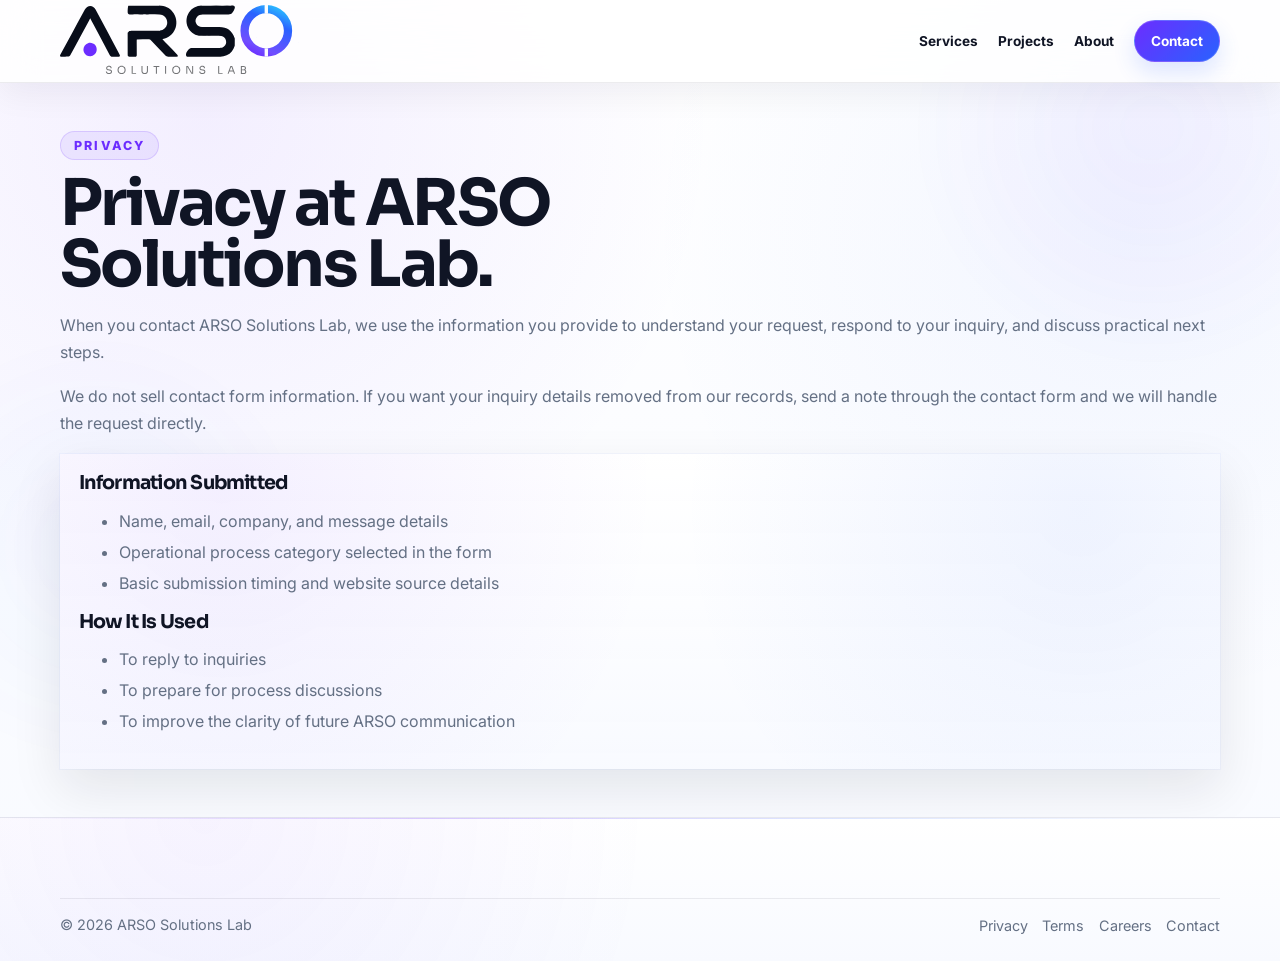
<file: privacy.html>
﻿<!DOCTYPE html>
<html lang="en">
  <head>
    <script async src="https://www.googletagmanager.com/gtag/js?id=G-Y0H1S4Z1W0"></script>
    <script>
      window.dataLayer = window.dataLayer || [];
      function gtag(){dataLayer.push(arguments);}
      gtag("js", new Date());
      gtag("config", "G-Y0H1S4Z1W0", {
        debug_mode: new URLSearchParams(window.location.search).has("ga_debug")
      });
    </script>
    <meta charset="UTF-8" />
    <meta name="viewport" content="width=device-width, initial-scale=1.0" />
    <title>Privacy | ARSO Solutions Lab</title>
    <meta
      name="description"
      content="Privacy information for ARSO Solutions Lab, including how contact form details are used to respond to inquiries."
    />
    <link rel="canonical" href="https://www.arsosolutions.io/privacy.html" />
    <meta property="og:site_name" content="ARSO Solutions Lab" />
    <meta property="og:type" content="website" />
    <meta property="og:url" content="https://www.arsosolutions.io/privacy.html" />
    <meta property="og:title" content="Privacy | ARSO Solutions Lab" />
    <meta property="og:description" content="Privacy information for ARSO Solutions Lab, including how contact form details are used to respond to inquiries." />
    <meta property="og:image" content="https://www.arsosolutions.io/Assets/arso-social-preview.png" />
    <meta property="og:image:type" content="image/png" />
    <meta property="og:image:width" content="1200" />
    <meta property="og:image:height" content="630" />
    <meta name="twitter:card" content="summary_large_image" />
    <meta name="twitter:title" content="Privacy | ARSO Solutions Lab" />
    <meta name="twitter:description" content="Privacy information for ARSO Solutions Lab, including how contact form details are used to respond to inquiries." />
    <meta name="twitter:image" content="https://www.arsosolutions.io/Assets/arso-social-preview.png" />
    <link rel="preconnect" href="https://fonts.googleapis.com" />
    <link rel="preconnect" href="https://fonts.gstatic.com" crossorigin />
    <link
      href="https://fonts.googleapis.com/css2?family=Inter:wght@400;500;600;700;800&display=swap"
      rel="stylesheet"
    />
    <link rel="stylesheet" href="styles.css" />
    <link rel="icon" type="image/svg+xml" href="/Assets/favicon.svg" />
    <link rel="apple-touch-icon" href="/Assets/apple-touch-icon.svg" />
    <script type="text/javascript">
        (function(c,l,a,r,i,t,y){
            c[a]=c[a]||function(){(c[a].q=c[a].q||[]).push(arguments)};
            t=l.createElement(r);t.async=1;t.src="https://www.clarity.ms/tag/"+i;
            y=l.getElementsByTagName(r)[0];y.parentNode.insertBefore(t,y);
        })(window, document, "clarity", "script", "x68gd35o7h");
    </script>
  </head>
  <body class="about-page legal-page">
    <header class="site-header">
      <div class="container nav">
        <a class="brand" href="index.html">
          <img src="/Assets/logo-full.svg" alt="ARSO Solutions Lab" class="logo logo-full" />
          <img src="/Assets/logo-compact1.svg" alt="AR" class="logo logo-compact" />
        </a>

        <nav class="nav-links">
          <a href="services.html">Services</a>
          <a href="projects.html">Projects</a>
          <a href="about.html">About</a>
          <a href="index.html#contact" class="btn btn-sm">Contact</a>
        </nav>
      </div>
    </header>

    <main>
      <section class="section about-hero">
        <div class="container about-hero-grid">
          <div class="about-hero-copy">
            <span class="eyebrow">Privacy</span>
            <h1>Privacy at ARSO Solutions Lab.</h1>
            <p>
              When you contact ARSO Solutions Lab, we use the information you provide to understand your request,
              respond to your inquiry, and discuss practical next steps.
            </p>
            <p>
              We do not sell contact form information. If you want your inquiry details removed from our records,
              send a note through the contact form and we will handle the request directly.
            </p>
          </div>
          <div class="about-fit-panel">
            <div>
              <h3>Information Submitted</h3>
              <ul>
                <li>Name, email, company, and message details</li>
                <li>Operational process category selected in the form</li>
                <li>Basic submission timing and website source details</li>
              </ul>
            </div>
            <div>
              <h3>How It Is Used</h3>
              <ul>
                <li>To reply to inquiries</li>
                <li>To prepare for process discussions</li>
                <li>To improve the clarity of future ARSO communication</li>
              </ul>
            </div>
          </div>
        </div>
      </section>
    </main>

    <footer class="site-footer">
      <div class="container footer-bottom">
        <p>&copy; 2026 ARSO Solutions Lab</p>
        <nav aria-label="Footer legal navigation">
          <a href="privacy.html" aria-current="page">Privacy</a>
          <a href="terms.html">Terms</a>
          <a href="careers.html">Careers</a>
          <a href="index.html#contact">Contact</a>
        </nav>
      </div>
    </footer>
    <script src="ga4-events.js"></script>
  </body>
</html>
</file>
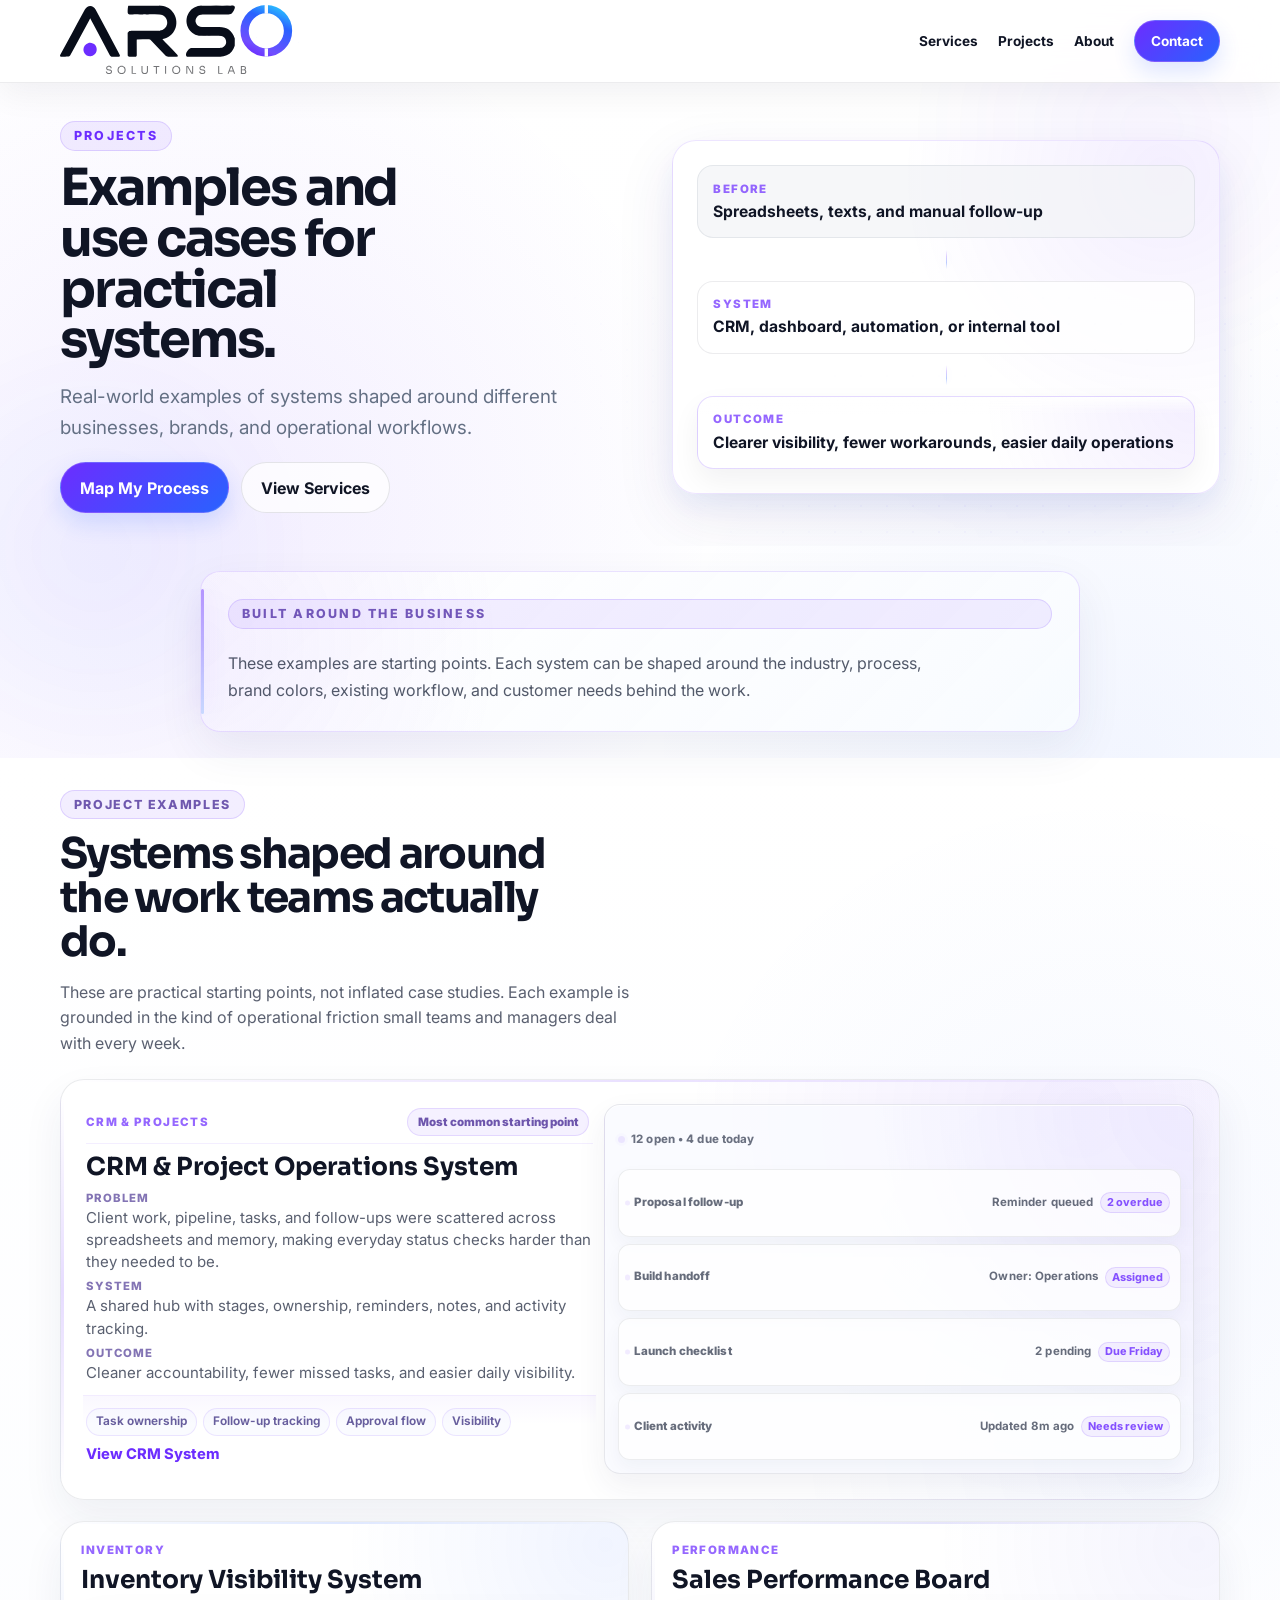
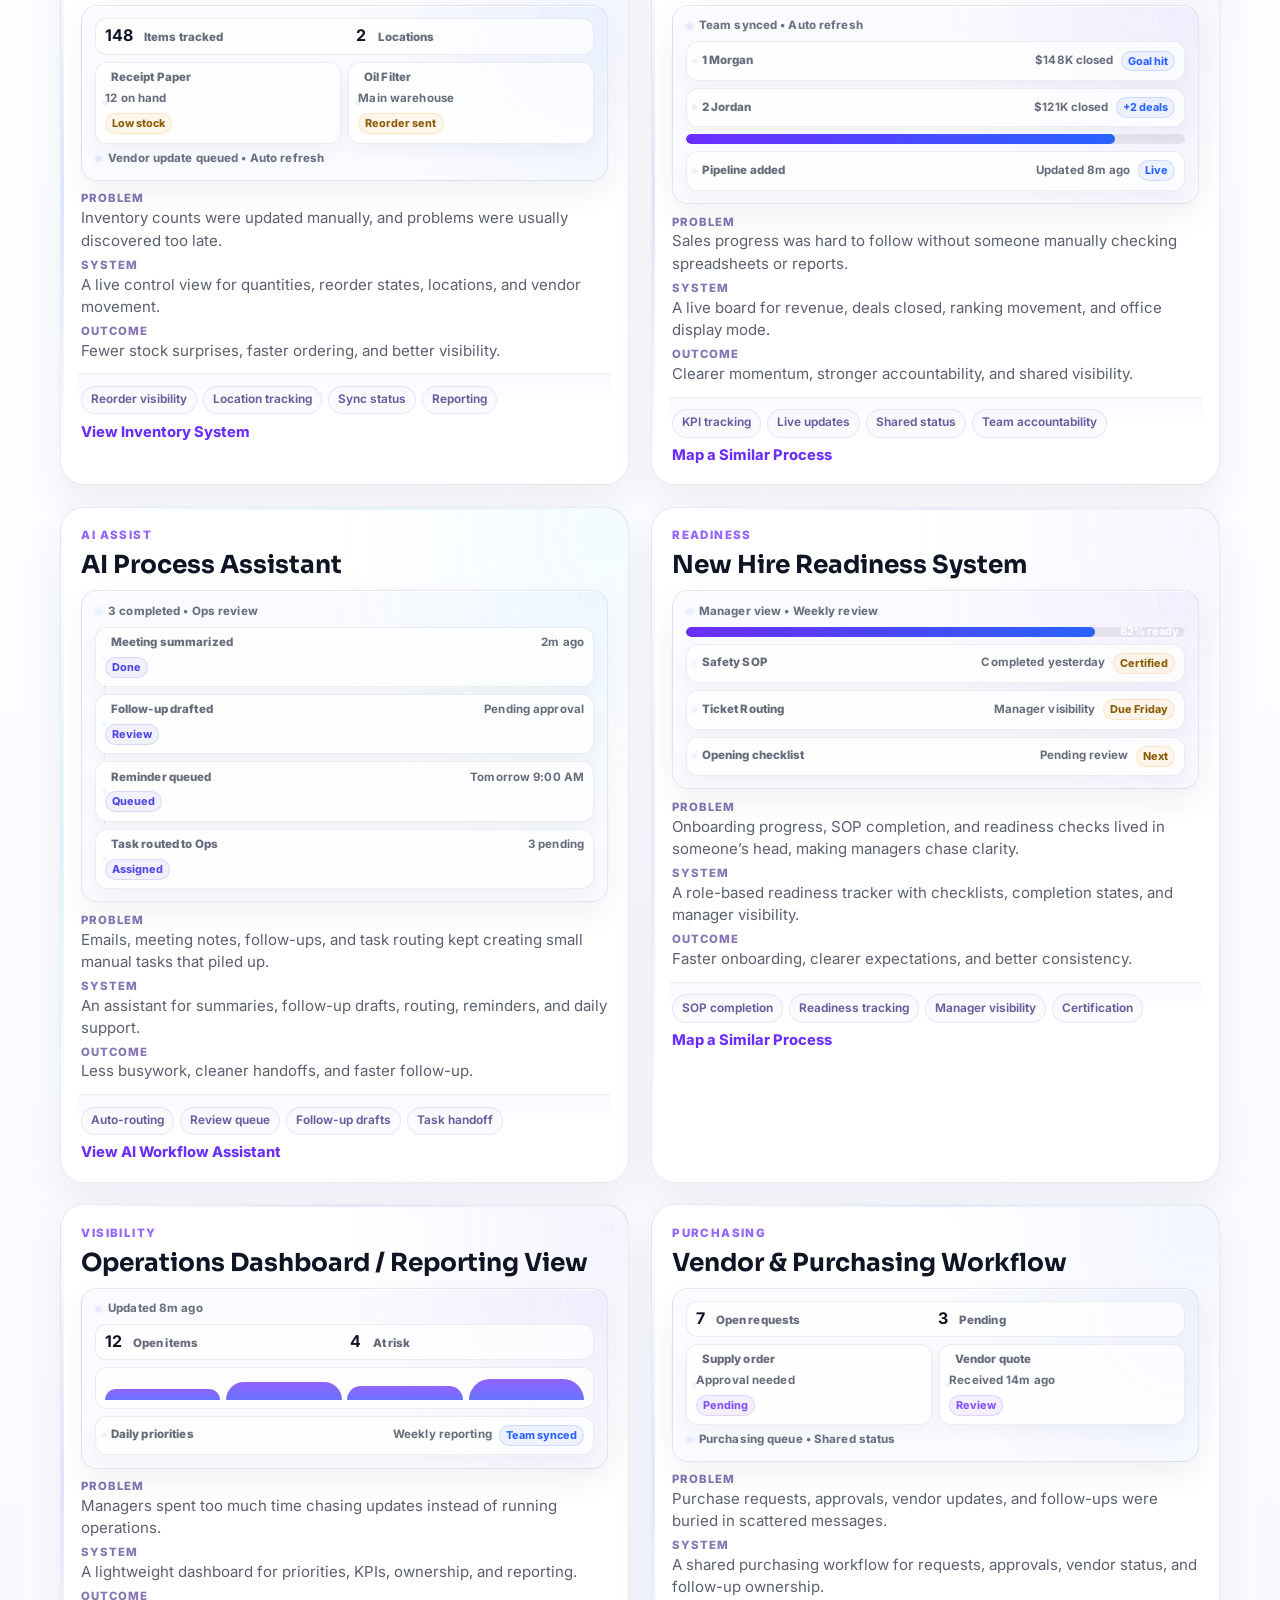
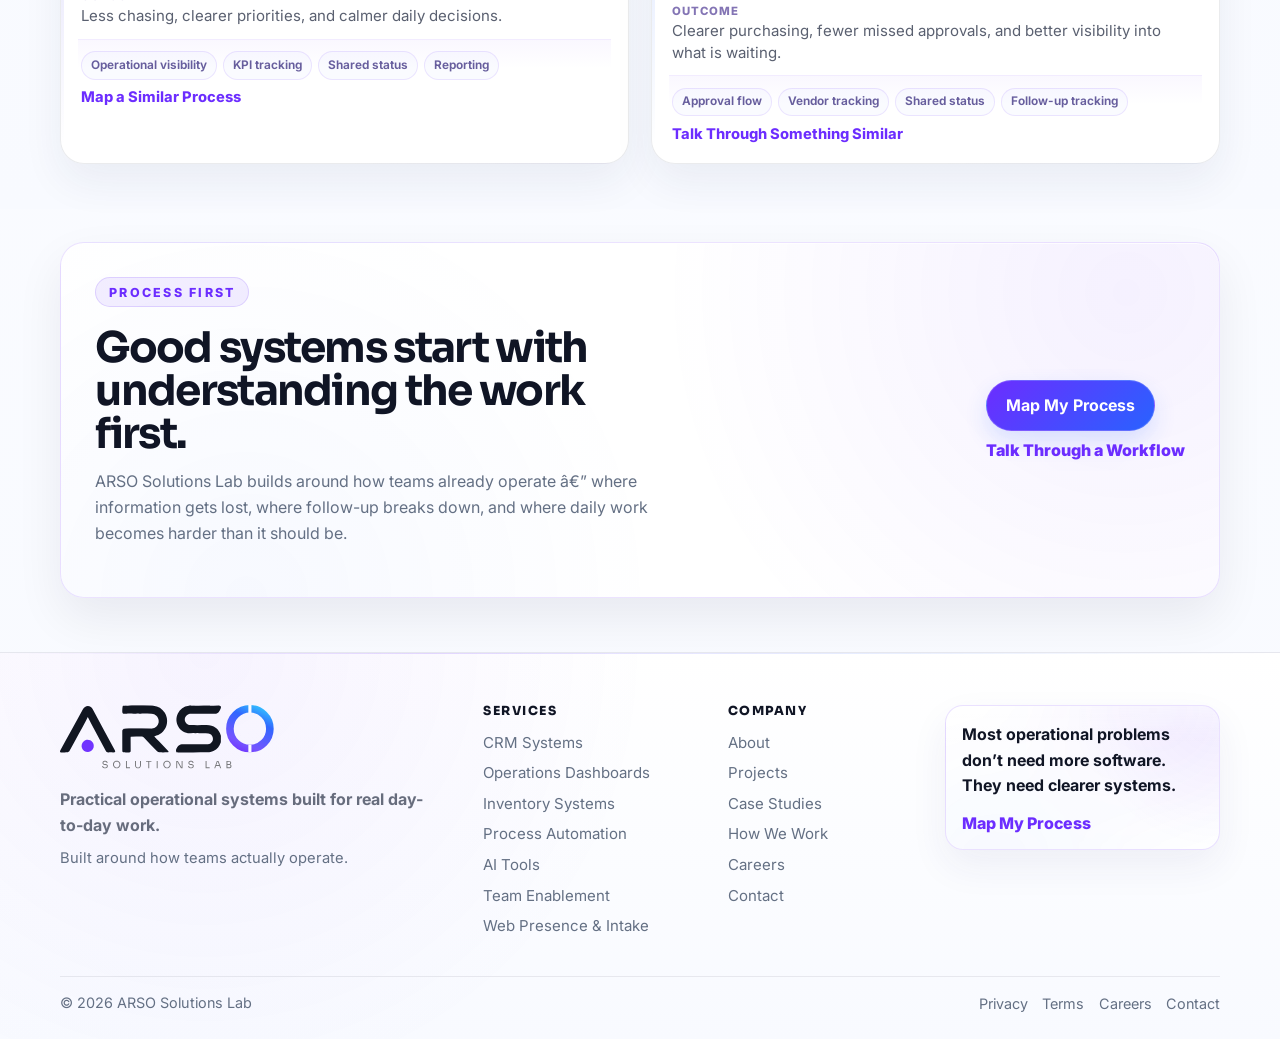
<file: projects.html>
﻿<!DOCTYPE html>
<html lang="en">
  <head>
    <script async src="https://www.googletagmanager.com/gtag/js?id=G-Y0H1S4Z1W0"></script>
    <script>
      window.dataLayer = window.dataLayer || [];
      function gtag(){dataLayer.push(arguments);}
      gtag("js", new Date());
      gtag("config", "G-Y0H1S4Z1W0", {
        debug_mode: new URLSearchParams(window.location.search).has("ga_debug")
      });
    </script>
    <meta charset="UTF-8" />
    <meta name="viewport" content="width=device-width, initial-scale=1.0" />
    <title>Projects | ARSO Solutions Lab</title>
    <meta
      name="description"
      content="Practical examples of operational systems, dashboards, automations, and internal tools built around real day-to-day work."
    />
    <link rel="canonical" href="https://www.arsosolutions.io/projects.html" />
    <meta property="og:site_name" content="ARSO Solutions Lab" />
    <meta property="og:type" content="website" />
    <meta property="og:url" content="https://www.arsosolutions.io/projects.html" />
    <meta property="og:title" content="Projects | ARSO Solutions Lab" />
    <meta property="og:description" content="Practical examples of operational systems, dashboards, automations, and internal tools built around real day-to-day work." />
    <meta property="og:image" content="https://www.arsosolutions.io/Assets/arso-social-preview.png" />
    <meta property="og:image:type" content="image/png" />
    <meta property="og:image:width" content="1200" />
    <meta property="og:image:height" content="630" />
    <meta name="twitter:card" content="summary_large_image" />
    <meta name="twitter:title" content="Projects | ARSO Solutions Lab" />
    <meta name="twitter:description" content="Practical examples of operational systems, dashboards, automations, and internal tools built around real day-to-day work." />
    <meta name="twitter:image" content="https://www.arsosolutions.io/Assets/arso-social-preview.png" />
    <link rel="preconnect" href="https://fonts.googleapis.com" />
    <link rel="preconnect" href="https://fonts.gstatic.com" crossorigin />
    <link
      href="https://fonts.googleapis.com/css2?family=Inter:wght@400;500;600;700;800&display=swap"
      rel="stylesheet"
    />
    <link rel="stylesheet" href="styles.css" />
    <link rel="icon" type="image/png" href="/Assets/favicon.svg" />
    <link rel="icon" type="image/png" sizes="32x32" href="/Assets/favicon-32.svg" />
    <link rel="icon" type="image/png" sizes="16x16" href="/Assets/favicon-16.svg" />
    <link rel="apple-touch-icon" href="/Assets/apple-touch-icon.svg" />
    <script type="text/javascript">
        (function(c,l,a,r,i,t,y){
            c[a]=c[a]||function(){(c[a].q=c[a].q||[]).push(arguments)};
            t=l.createElement(r);t.async=1;t.src="https://www.clarity.ms/tag/"+i;
            y=l.getElementsByTagName(r)[0];y.parentNode.insertBefore(t,y);
        })(window, document, "clarity", "script", "x68gd35o7h");
    </script>
  </head>
  <body class="projects-page">
    <header class="site-header">
      <div class="container nav">
        <a class="brand" href="index.html">
          <img src="/Assets/logo-full.svg" alt="ARSO Solutions Lab" class="logo logo-full" />
          <img src="/Assets/logo-compact1.svg" alt="AR" class="logo logo-compact" />
        </a>

        <nav class="nav-links">
          <a href="services.html">Services</a>
          <a href="projects.html" aria-current="page">Projects</a>
          <a href="about.html">About</a>
          <a href="index.html#contact" class="btn btn-sm">Contact</a>
        </nav>
      </div>
    </header>

    <main class="projects-main">
      <section class="section projects-hero">
        <div class="container projects-hero-grid">
          <div class="projects-hero-copy">
            <span class="eyebrow">Projects</span>
            <h1>Examples and use cases for practical systems.</h1>
            <p>
              Real-world examples of systems shaped around different businesses, brands,
              and operational workflows.
            </p>
            <div class="projects-actions">
              <a href="index.html#contact" class="btn">Map My Process</a>
              <a href="services.html" class="btn btn-secondary">View Services</a>
            </div>
          </div>

          <div class="projects-flow-panel" aria-label="Before, system, and outcome project flow">
            <div>
              <span>Before</span>
              <strong>Spreadsheets, texts, and manual follow-up</strong>
            </div>
            <i aria-hidden="true"></i>
            <div>
              <span>System</span>
              <strong>CRM, dashboard, automation, or internal tool</strong>
            </div>
            <i aria-hidden="true"></i>
            <div>
              <span>Outcome</span>
              <strong>Clearer visibility, fewer workarounds, easier daily operations</strong>
            </div>
          </div>
        </div>
      </section>

      <section class="section projects-custom-note" aria-label="Customizable use case note">
        <div class="container project-usecase-note">
          <span class="eyebrow">Built Around The Business</span>
          <p>
            These examples are starting points. Each system can be shaped around the industry,
            process, brand colors, existing workflow, and customer needs behind the work.
          </p>
        </div>
      </section>

      <section id="project-examples" class="section project-examples" aria-label="Project examples">
        <div class="container">
          <div class="section-heading left">
            <span class="eyebrow">Project Examples</span>
            <h2>Systems shaped around the work teams actually do.</h2>
            <p>
              These are practical starting points, not inflated case studies. Each example is grounded in
              the kind of operational friction small teams and managers deal with every week.
            </p>
          </div>

          <div class="project-example-grid">
            <article class="project-example-card project-example-card-featured project-example-crm">
              <div class="project-example-top">
                <span>CRM &amp; Projects</span>
                <em class="project-featured-badge">Most common starting point</em>
              </div>
              <h3>CRM &amp; Project Operations System</h3>
              <div class="project-system-preview crm-preview" aria-label="CRM project operations preview">
                <p class="preview-context">12 open &bull; 4 due today</p>
                <div><span>Proposal follow-up</span><em>Reminder queued</em><b>2 overdue</b></div>
                <div><span>Build handoff</span><em>Owner: Operations</em><b>Assigned</b></div>
                <div><span>Launch checklist</span><em>2 pending</em><b>Due Friday</b></div>
                <div><span>Client activity</span><em>Updated 8m ago</em><b>Needs review</b></div>
              </div>
              <div class="project-example-details">
                <p><strong>Problem</strong> Client work, pipeline, tasks, and follow-ups were scattered across spreadsheets and memory, making everyday status checks harder than they needed to be.</p>
                <p><strong>System</strong> A shared hub with stages, ownership, reminders, notes, and activity tracking.</p>
                <p><strong>Outcome</strong> Cleaner accountability, fewer missed tasks, and easier daily visibility.</p>
              </div>
              <div class="project-card-footer">
                <div class="project-tags">
                  <span>Task ownership</span><span>Follow-up tracking</span><span>Approval flow</span><span>Visibility</span>
                </div>
                <a href="crm-operations.html" class="project-example-link">View CRM System</a>
              </div>
            </article>

            <article class="project-example-card project-example-inventory">
              <div class="project-example-top">
                <span>Inventory</span>
              </div>
              <h3>Inventory Visibility System</h3>
              <div class="project-system-preview inventory-preview split-preview" aria-label="Inventory system preview">
                <div class="preview-kpis"><strong>148</strong><span>Items tracked</span><strong>2</strong><span>Locations</span></div>
                <div><span>Receipt Paper</span><em>12 on hand</em><b>Low stock</b></div>
                <div><span>Oil Filter</span><em>Main warehouse</em><b>Reorder sent</b></div>
                <p class="preview-context">Vendor update queued &bull; Auto refresh</p>
              </div>
              <div class="project-example-details">
                <p><strong>Problem</strong> Inventory counts were updated manually, and problems were usually discovered too late.</p>
                <p><strong>System</strong> A live control view for quantities, reorder states, locations, and vendor movement.</p>
                <p><strong>Outcome</strong> Fewer stock surprises, faster ordering, and better visibility.</p>
              </div>
              <div class="project-card-footer">
                <div class="project-tags">
                  <span>Reorder visibility</span><span>Location tracking</span><span>Sync status</span><span>Reporting</span>
                </div>
                <a href="inventory-visibility.html" class="project-example-link">View Inventory System</a>
              </div>
            </article>

            <article class="project-example-card project-example-sales">
              <div class="project-example-top">
                <span>Performance</span>
              </div>
              <h3>Sales Performance Board</h3>
              <div class="project-system-preview sales-preview" aria-label="Sales performance board preview">
                <p class="preview-context">Team synced &bull; Auto refresh</p>
                <div><span>1 Morgan</span><em>$148K closed</em><b>Goal hit</b></div>
                <div><span>2 Jordan</span><em>$121K closed</em><b>+2 deals</b></div>
                <div class="preview-meter"><i style="width: 86%"></i></div>
                <div><span>Pipeline added</span><em>Updated 8m ago</em><b>Live</b></div>
              </div>
              <div class="project-example-details">
                <p><strong>Problem</strong> Sales progress was hard to follow without someone manually checking spreadsheets or reports.</p>
                <p><strong>System</strong> A live board for revenue, deals closed, ranking movement, and office display mode.</p>
                <p><strong>Outcome</strong> Clearer momentum, stronger accountability, and shared visibility.</p>
              </div>
              <div class="project-card-footer">
                <div class="project-tags">
                  <span>KPI tracking</span><span>Live updates</span><span>Shared status</span><span>Team accountability</span>
                </div>
                <a href="index.html#contact" class="project-example-link">Map a Similar Process</a>
              </div>
            </article>

            <article class="project-example-card project-example-ai">
              <div class="project-example-top">
                <span>AI Assist</span>
              </div>
              <h3>AI Process Assistant</h3>
              <div class="project-system-preview ai-preview feed-preview" aria-label="AI process assistant preview">
                <p class="preview-context">3 completed &bull; Ops review</p>
                <div><span>Meeting summarized</span><em>2m ago</em><b>Done</b></div>
                <div><span>Follow-up drafted</span><em>Pending approval</em><b>Review</b></div>
                <div><span>Reminder queued</span><em>Tomorrow 9:00 AM</em><b>Queued</b></div>
                <div><span>Task routed to Ops</span><em>3 pending</em><b>Assigned</b></div>
              </div>
              <div class="project-example-details">
                <p><strong>Problem</strong> Emails, meeting notes, follow-ups, and task routing kept creating small manual tasks that piled up.</p>
                <p><strong>System</strong> An assistant for summaries, follow-up drafts, routing, reminders, and daily support.</p>
                <p><strong>Outcome</strong> Less busywork, cleaner handoffs, and faster follow-up.</p>
              </div>
              <div class="project-card-footer">
                <div class="project-tags">
                  <span>Auto-routing</span><span>Review queue</span><span>Follow-up drafts</span><span>Task handoff</span>
                </div>
                <a href="ai-workflow-assistant.html" class="project-example-link">View AI Workflow Assistant</a>
              </div>
            </article>

            <article class="project-example-card project-example-training">
              <div class="project-example-top">
                <span>Readiness</span>
              </div>
              <h3>New Hire Readiness System</h3>
              <div class="project-system-preview training-preview timeline-preview" aria-label="New hire readiness preview">
                <p class="preview-context">Manager view &bull; Weekly review</p>
                <div class="preview-meter"><i style="width: 82%"></i><b>82% ready</b></div>
                <div><span>Safety SOP</span><em>Completed yesterday</em><b>Certified</b></div>
                <div><span>Ticket Routing</span><em>Manager visibility</em><b>Due Friday</b></div>
                <div><span>Opening checklist</span><em>Pending review</em><b>Next</b></div>
              </div>
              <div class="project-example-details">
                <p><strong>Problem</strong> Onboarding progress, SOP completion, and readiness checks lived in someone&rsquo;s head, making managers chase clarity.</p>
                <p><strong>System</strong> A role-based readiness tracker with checklists, completion states, and manager visibility.</p>
                <p><strong>Outcome</strong> Faster onboarding, clearer expectations, and better consistency.</p>
              </div>
              <div class="project-card-footer">
                <div class="project-tags">
                  <span>SOP completion</span><span>Readiness tracking</span><span>Manager visibility</span><span>Certification</span>
                </div>
                <a href="index.html#contact" class="project-example-link">Map a Similar Process</a>
              </div>
            </article>

            <article class="project-example-card project-example-dashboard">
              <div class="project-example-top">
                <span>Visibility</span>
              </div>
              <h3>Operations Dashboard / Reporting View</h3>
              <div class="project-system-preview dashboard-preview" aria-label="Operations dashboard preview">
                <p class="preview-context">Updated 8m ago</p>
                <div class="preview-kpis"><strong>12</strong><span>Open items</span><strong>4</strong><span>At risk</span></div>
                <div class="preview-bars"><i style="height: 46%"></i><i style="height: 72%"></i><i style="height: 58%"></i><i style="height: 84%"></i></div>
                <div><span>Daily priorities</span><em>Weekly reporting</em><b>Team synced</b></div>
              </div>
              <div class="project-example-details">
                <p><strong>Problem</strong> Managers spent too much time chasing updates instead of running operations.</p>
                <p><strong>System</strong> A lightweight dashboard for priorities, KPIs, ownership, and reporting.</p>
                <p><strong>Outcome</strong> Less chasing, clearer priorities, and calmer daily decisions.</p>
              </div>
              <div class="project-card-footer">
                <div class="project-tags">
                  <span>Operational visibility</span><span>KPI tracking</span><span>Shared status</span><span>Reporting</span>
                </div>
                <a href="index.html#contact" class="project-example-link">Map a Similar Process</a>
              </div>
            </article>

            <article class="project-example-card project-example-vendor">
              <div class="project-example-top">
                <span>Purchasing</span>
              </div>
              <h3>Vendor &amp; Purchasing Workflow</h3>
              <div class="project-system-preview vendor-preview split-preview" aria-label="Vendor purchasing workflow preview">
                <div class="preview-kpis"><strong>7</strong><span>Open requests</span><strong>3</strong><span>Pending</span></div>
                <div><span>Supply order</span><em>Approval needed</em><b>Pending</b></div>
                <div><span>Vendor quote</span><em>Received 14m ago</em><b>Review</b></div>
                <p class="preview-context">Purchasing queue &bull; Shared status</p>
              </div>
              <div class="project-example-details">
                <p><strong>Problem</strong> Purchase requests, approvals, vendor updates, and follow-ups were buried in scattered messages.</p>
                <p><strong>System</strong> A shared purchasing workflow for requests, approvals, vendor status, and follow-up ownership.</p>
                <p><strong>Outcome</strong> Clearer purchasing, fewer missed approvals, and better visibility into what is waiting.</p>
              </div>
              <div class="project-card-footer">
                <div class="project-tags">
                  <span>Approval flow</span><span>Vendor tracking</span><span>Shared status</span><span>Follow-up tracking</span>
                </div>
                <a href="index.html#contact" class="project-example-link">Talk Through Something Similar</a>
              </div>
            </article>
          </div>
        </div>
      </section>

      <section id="project-process" class="section project-process" aria-label="Every project starts with the process">
        <div class="container project-process-card">
          <div>
            <span class="eyebrow">Process First</span>
            <h2>Good systems start with understanding the work first.</h2>
            <p>
              ARSO Solutions Lab builds around how teams already operate â€” where information gets lost,
              where follow-up breaks down, and where daily work becomes harder than it should be.
            </p>
          </div>
          <div class="project-process-actions">
            <a href="index.html#contact" class="btn">Map My Process</a>
            <a href="index.html#contact" class="project-process-link">Talk Through a Workflow</a>
          </div>
        </div>
      </section>
    </main>

    <footer class="site-footer">
      <div class="container footer-grid">
        <div class="footer-brand">
          <a href="index.html" aria-label="ARSO Solutions Lab home">
            <img src="/Assets/logo-full.svg" alt="ARSO Solutions Lab" class="footer-logo" />
          </a>
          <p>Practical operational systems built for real day-to-day work.</p>
          <span>Built around how teams actually operate.</span>
        </div>

        <nav class="footer-nav" aria-label="Footer services navigation">
          <h3>Services</h3>
          <a href="crm-operations.html">CRM Systems</a>
          <a href="services.html#service-dashboards">Operations Dashboards</a>
          <a href="inventory-visibility.html">Inventory Systems</a>
          <a href="services.html#service-ai">Process Automation</a>
          <a href="ai-workflow-assistant.html">AI Tools</a>
          <a href="services.html#service-training">Team Enablement</a>
          <a href="services.html#service-web-presence">Web Presence &amp; Intake</a>
        </nav>

        <nav class="footer-nav" aria-label="Footer company navigation">
          <h3>Company</h3>
          <a href="about.html">About</a>
          <a href="projects.html" aria-current="page">Projects</a>
          <a href="case-studies.html">Case Studies</a>
          <a href="index.html#how-we-work">How We Work</a>
          <a href="careers.html">Careers</a>
          <a href="index.html#contact">Contact</a>
        </nav>

        <div class="footer-cta">
          <p>Most operational problems don&rsquo;t need more software. They need clearer systems.</p>
          <a href="index.html#contact" class="footer-cta-link">Map My Process</a>
        </div>
      </div>

      <div class="container footer-bottom">
        <p>&copy; 2026 ARSO Solutions Lab</p>
        <nav aria-label="Footer legal navigation">
          <a href="privacy.html">Privacy</a>
          <a href="terms.html">Terms</a>
          <a href="careers.html">Careers</a>
          <a href="index.html#contact">Contact</a>
        </nav>
      </div>
    </footer>

    <script>
      const header = document.querySelector("header");
      let headerIsCompact = false;

      function updateHeaderLogo() {
        const shouldCompact = !headerIsCompact && window.scrollY > 120;
        const shouldExpand = headerIsCompact && window.scrollY < 40;

        if (shouldCompact) {
          header.classList.add("scrolled");
          headerIsCompact = true;
        } else if (shouldExpand) {
          header.classList.remove("scrolled");
          headerIsCompact = false;
        }
      }

      window.addEventListener("scroll", updateHeaderLogo, { passive: true });
      updateHeaderLogo();
    </script>
    <script src="ga4-events.js"></script>
  </body>
</html>
</file>
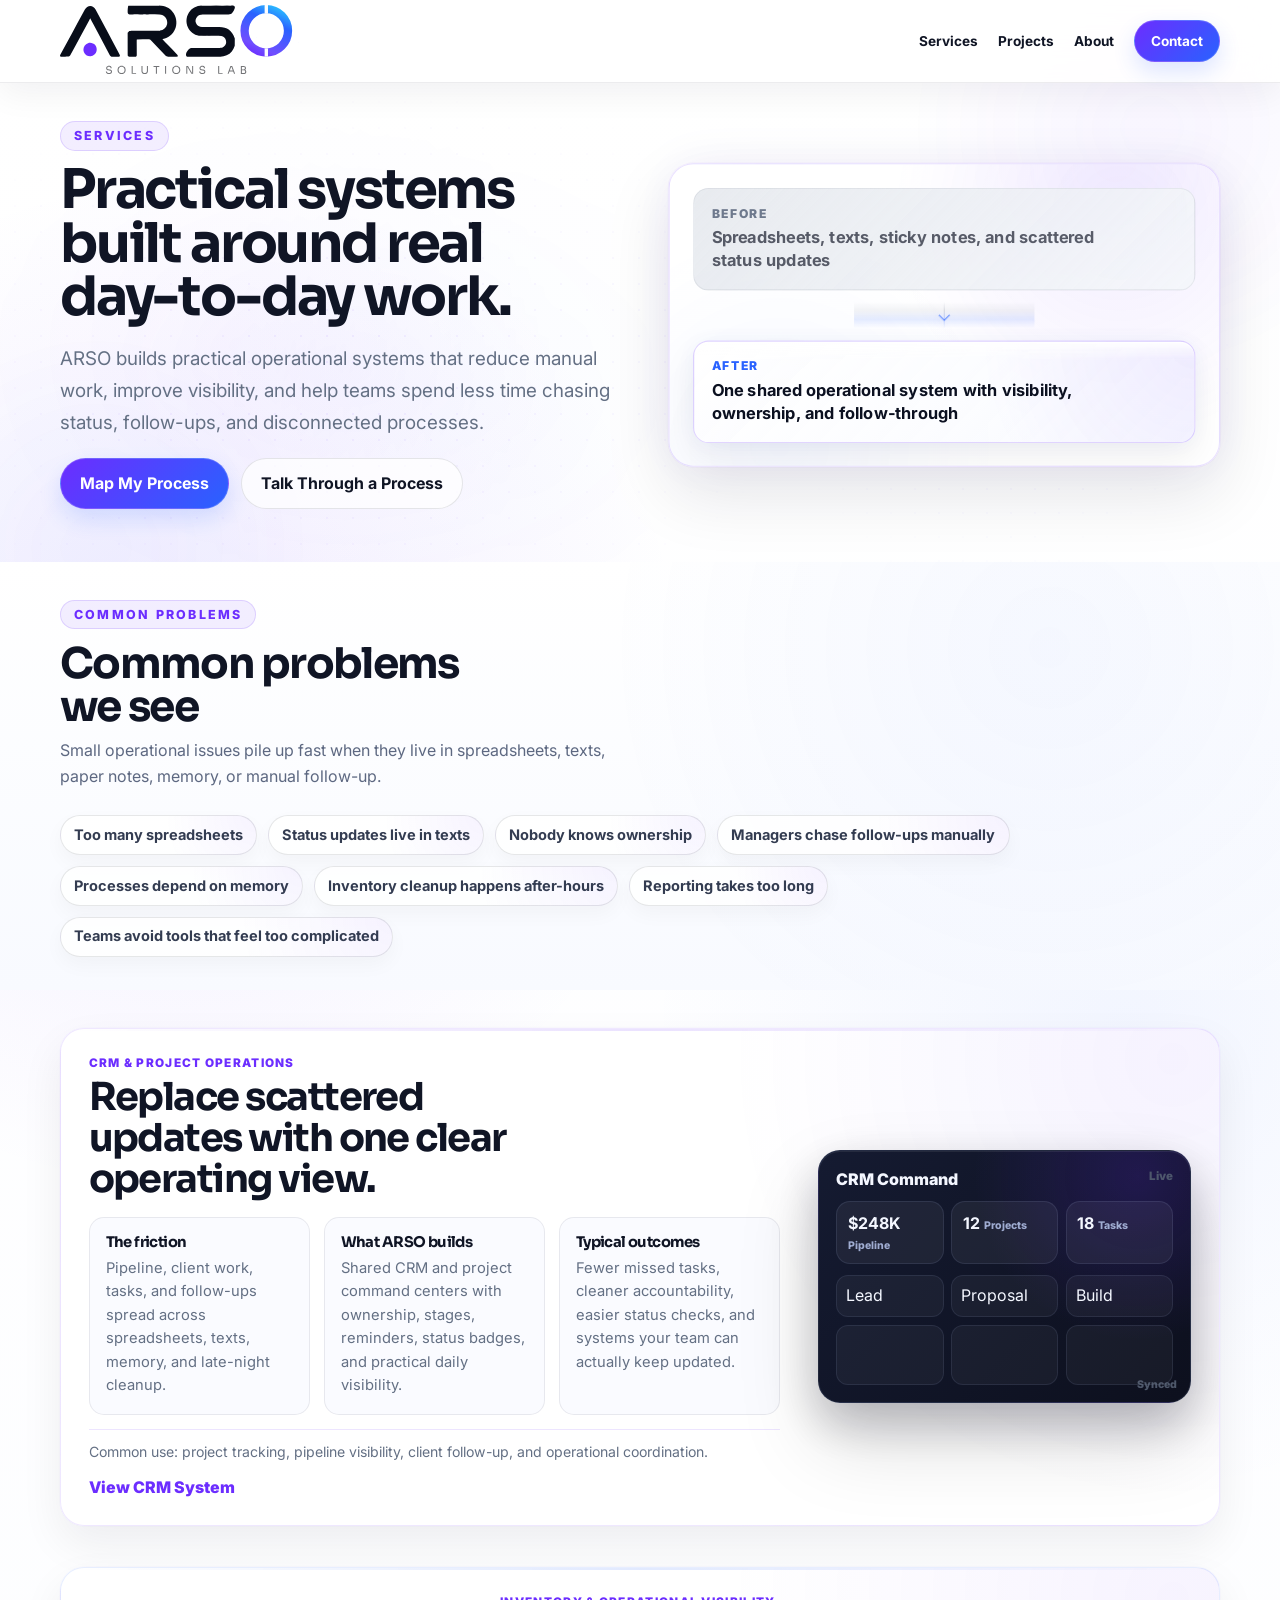
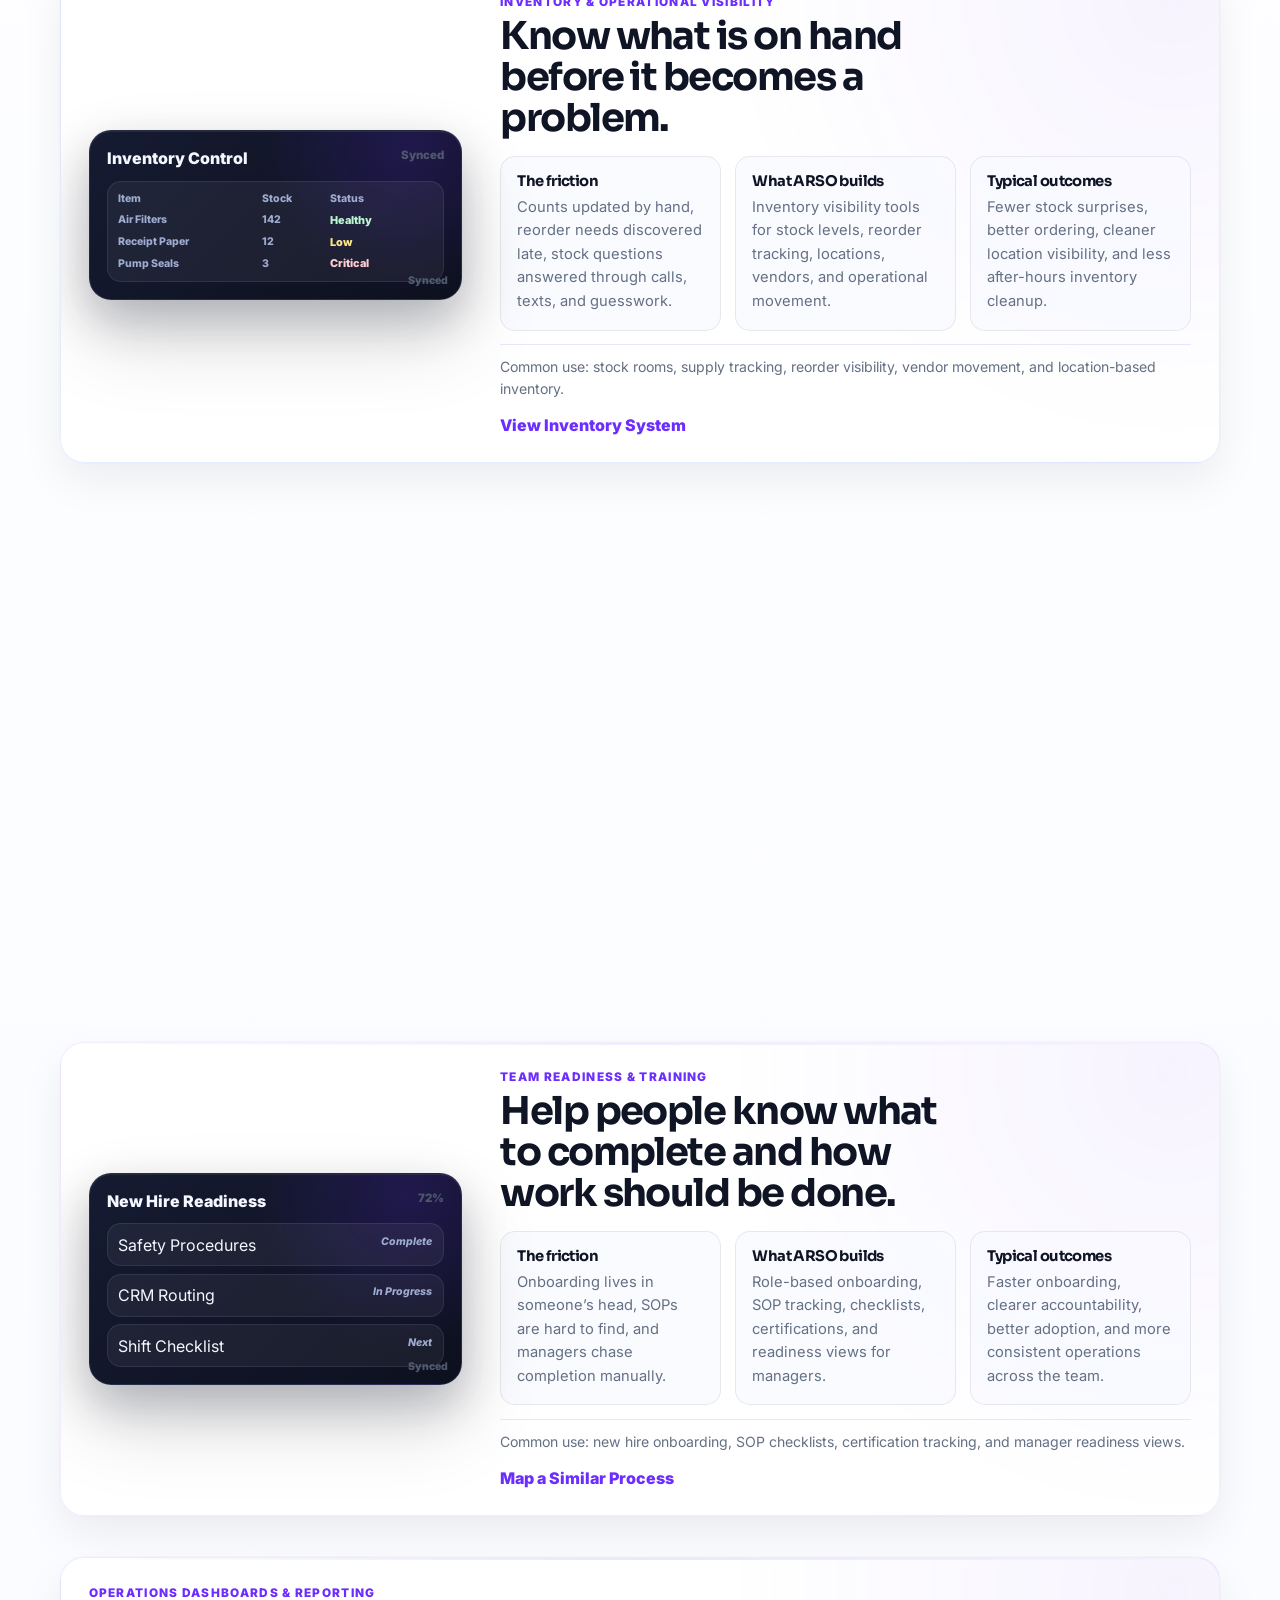
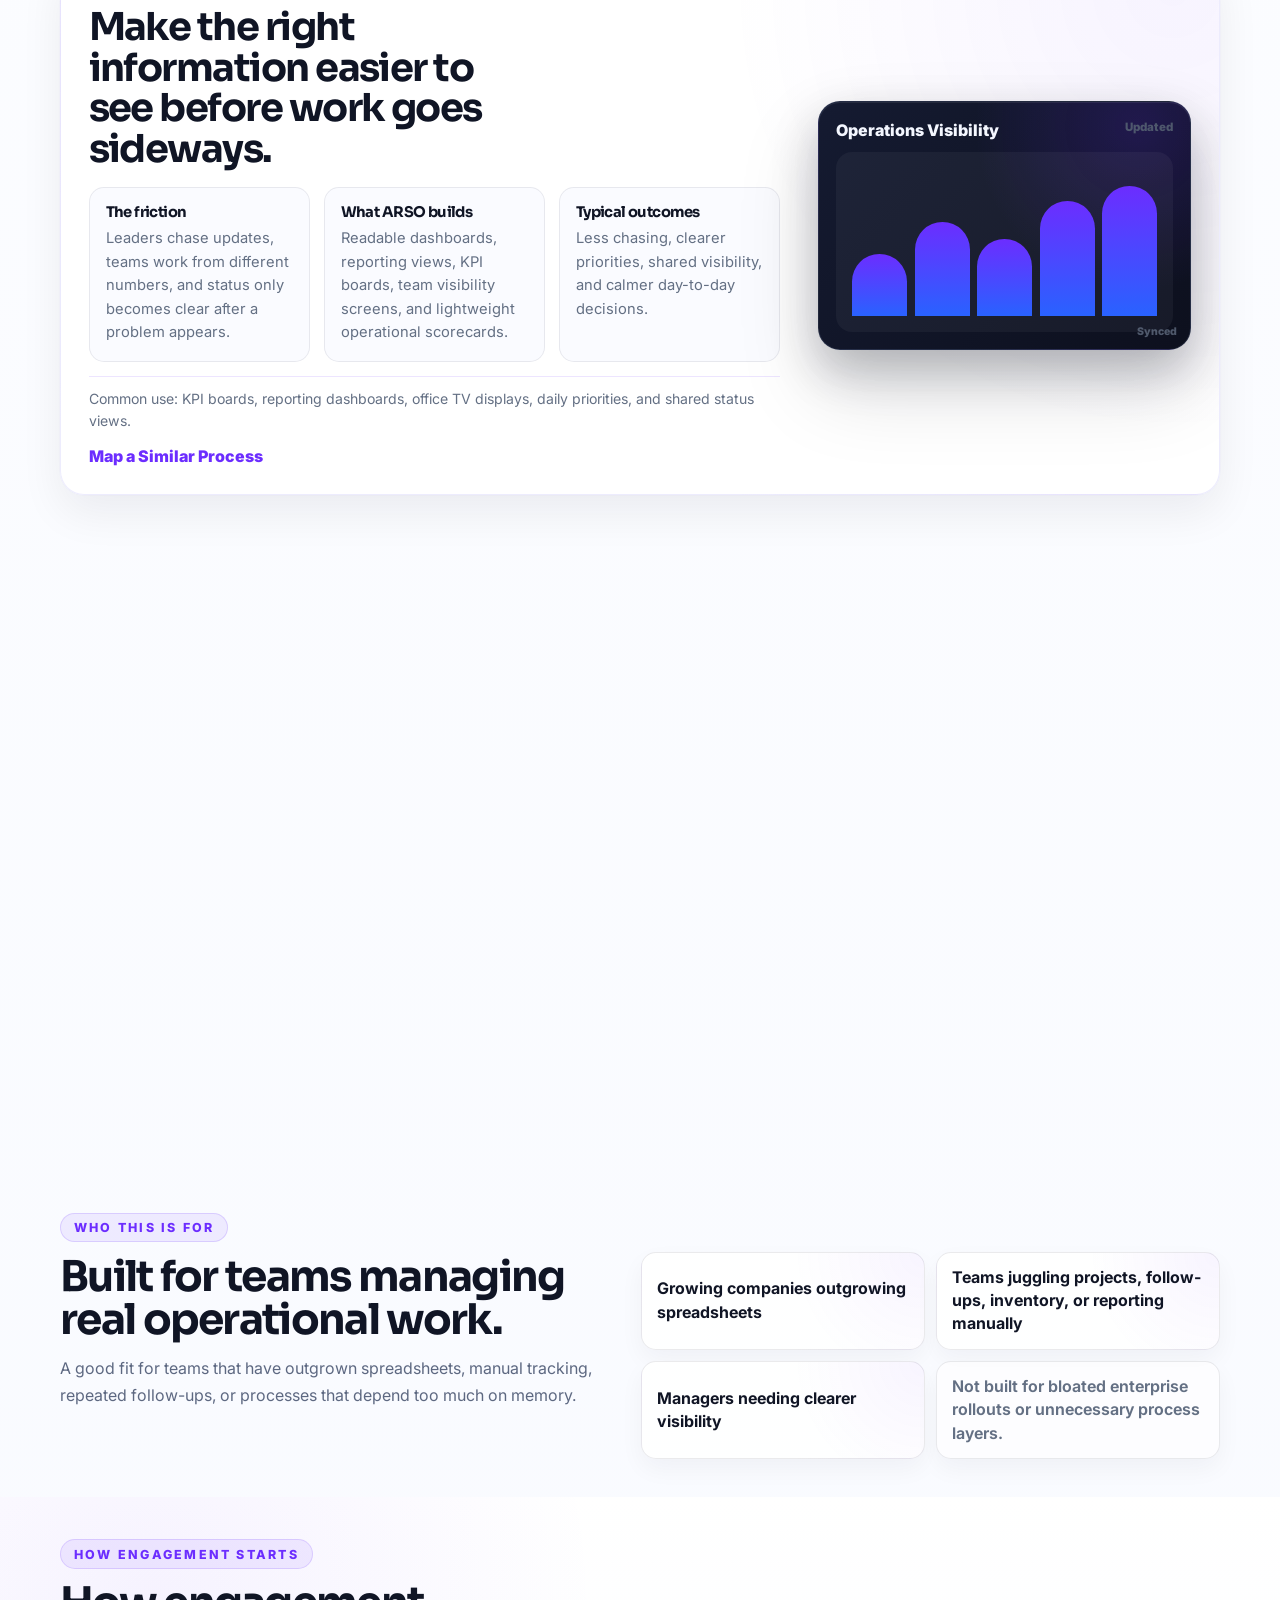
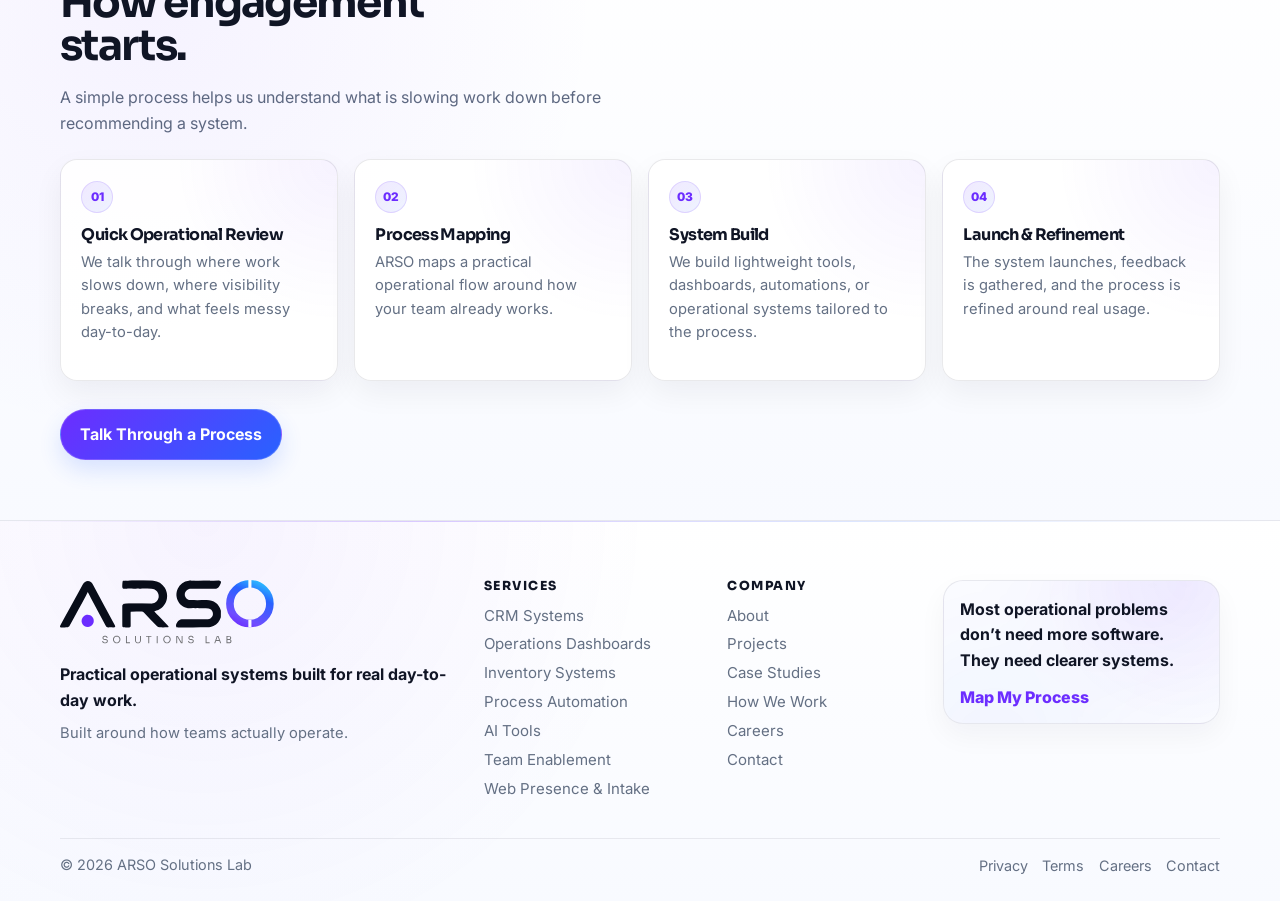
<file: services.html>
﻿<!DOCTYPE html>
<html lang="en">
  <head>
    <script async src="https://www.googletagmanager.com/gtag/js?id=G-Y0H1S4Z1W0"></script>
    <script>
      window.dataLayer = window.dataLayer || [];
      function gtag(){dataLayer.push(arguments);}
      gtag("js", new Date());
      gtag("config", "G-Y0H1S4Z1W0", {
        debug_mode: new URLSearchParams(window.location.search).has("ga_debug")
      });
    </script>
    <meta charset="UTF-8" />
    <meta name="viewport" content="width=device-width, initial-scale=1.0" />
    <title>Services | ARSO Solutions Lab</title>
    <meta
      name="description"
      content="ARSO Services. Practical CRM, inventory, AI assistant, training, dashboard, and operational systems built around real day-to-day work."
    />
    <link rel="canonical" href="https://www.arsosolutions.io/services.html" />
    <meta property="og:site_name" content="ARSO Solutions Lab" />
    <meta property="og:type" content="website" />
    <meta property="og:url" content="https://www.arsosolutions.io/services.html" />
    <meta property="og:title" content="Services | ARSO Solutions Lab" />
    <meta property="og:description" content="ARSO Services. Practical CRM, inventory, AI assistant, training, dashboard, and operational systems built around real day-to-day work." />
    <meta property="og:image" content="https://www.arsosolutions.io/Assets/arso-social-preview.png" />
    <meta property="og:image:type" content="image/png" />
    <meta property="og:image:width" content="1200" />
    <meta property="og:image:height" content="630" />
    <meta name="twitter:card" content="summary_large_image" />
    <meta name="twitter:title" content="Services | ARSO Solutions Lab" />
    <meta name="twitter:description" content="ARSO Services. Practical CRM, inventory, AI assistant, training, dashboard, and operational systems built around real day-to-day work." />
    <meta name="twitter:image" content="https://www.arsosolutions.io/Assets/arso-social-preview.png" />
    <link rel="preconnect" href="https://fonts.googleapis.com" />
    <link rel="preconnect" href="https://fonts.gstatic.com" crossorigin />
    <link
      href="https://fonts.googleapis.com/css2?family=Inter:wght@400;500;600;700;800&display=swap"
      rel="stylesheet"
    />
    <link rel="stylesheet" href="styles.css" />
    <link rel="icon" type="image/png" href="/Assets/favicon.svg" />
    <link rel="icon" type="image/png" sizes="32x32" href="/Assets/favicon-32.svg" />
    <link rel="icon" type="image/png" sizes="16x16" href="/Assets/favicon-16.svg" />
    <link rel="apple-touch-icon" href="/Assets/apple-touch-icon.svg" />
    <script type="text/javascript">
        (function(c,l,a,r,i,t,y){
            c[a]=c[a]||function(){(c[a].q=c[a].q||[]).push(arguments)};
            t=l.createElement(r);t.async=1;t.src="https://www.clarity.ms/tag/"+i;
            y=l.getElementsByTagName(r)[0];y.parentNode.insertBefore(t,y);
        })(window, document, "clarity", "script", "x68gd35o7h");
    </script>
  </head>
  <body class="services-page">
    <header class="site-header">
      <div class="container nav">
        <a class="brand" href="index.html">
          <img src="/Assets/logo-full.svg" alt="ARSO Solutions Lab" class="logo logo-full" />
          <img src="/Assets/logo-compact1.svg" alt="AR" class="logo logo-compact" />
        </a>

        <nav class="nav-links">
          <a href="services.html" aria-current="page">Services</a>
          <a href="projects.html">Projects</a>
          <a href="about.html">About</a>
          <a href="index.html#contact" class="btn btn-sm">Contact</a>
        </nav>
      </div>
    </header>

    <main class="services-main">
      <section class="section services-hero">
        <div class="container services-hero-grid">
          <div class="services-hero-copy">
            <span class="eyebrow">Services</span>
            <h1>Practical systems built around real day-to-day work.</h1>
            <p>
              ARSO builds practical operational systems that reduce manual work, improve visibility,
              and help teams spend less time chasing status, follow-ups, and disconnected processes.
            </p>
            <div class="services-actions">
              <a href="index.html#contact" class="btn">Map My Process</a>
              <a href="index.html#contact" class="btn btn-secondary">Talk Through a Process</a>
            </div>
          </div>

          <div class="services-hero-panel" aria-label="Before and after operational transformation">
            <div class="service-transform-before">
              <span>Before</span>
              <strong>Spreadsheets, texts, sticky notes, and scattered status updates</strong>
            </div>
            <i aria-hidden="true"></i>
            <div class="service-transform-after">
              <span>After</span>
              <strong>One shared operational system with visibility, ownership, and follow-through</strong>
            </div>
          </div>
        </div>
      </section>

      <section id="common-problems" class="section services-problems" aria-label="Common operational problems">
        <div class="container">
          <div class="section-heading left">
            <span class="eyebrow">Common Problems</span>
            <h2>Common problems we see</h2>
            <p>
              Small operational issues pile up fast when they live in spreadsheets, texts,
              paper notes, memory, or manual follow-up.
            </p>
          </div>

          <div class="services-problem-chips">
            <span>Too many spreadsheets</span>
            <span>Status updates live in texts</span>
            <span>Nobody knows ownership</span>
            <span>Managers chase follow-ups manually</span>
            <span>Processes depend on memory</span>
            <span>Inventory cleanup happens after-hours</span>
            <span>Reporting takes too long</span>
            <span>Teams avoid tools that feel too complicated</span>
          </div>
        </div>
      </section>

      <section class="section services-list" aria-label="ARSO service offerings">
        <div class="container services-stack">
          <article id="service-crm" class="service-offering service-accent-crm">
            <div class="service-offering-copy">
              <span class="service-kicker">CRM &amp; Project Operations</span>
              <h2>Replace scattered updates with one clear operating view.</h2>
              <div class="service-copy-grid">
                <div>
                  <h3>The friction</h3>
                  <p>Pipeline, client work, tasks, and follow-ups spread across spreadsheets, texts, memory, and late-night cleanup.</p>
                </div>
                <div>
                  <h3>What ARSO builds</h3>
                  <p>Shared CRM and project command centers with ownership, stages, reminders, status badges, and practical daily visibility.</p>
                </div>
                <div>
                  <h3>Typical outcomes</h3>
                  <p>Fewer missed tasks, cleaner accountability, easier status checks, and systems your team can actually keep updated.</p>
                </div>
              </div>
              <p class="service-proof-line">Common use: project tracking, pipeline visibility, client follow-up, and operational coordination.</p>
              <a href="crm-operations.html" class="service-inline-cta">View CRM System</a>
            </div>
            <div class="service-mini-system crm-mini-system">
              <div class="mini-system-top">
                <span>CRM Command</span>
                <em>Live</em>
              </div>
              <div class="mini-kpis">
                <strong>$248K <span>Pipeline</span></strong>
                <strong>12 <span>Projects</span></strong>
                <strong>18 <span>Tasks</span></strong>
              </div>
              <div class="mini-board">
                <span>Lead</span>
                <span>Proposal</span>
                <span>Build</span>
                <i></i>
                <i></i>
                <i></i>
              </div>
            </div>
          </article>

          <article id="service-inventory" class="service-offering service-accent-inventory">
            <div class="service-offering-copy">
              <span class="service-kicker">Inventory &amp; Operational Visibility</span>
              <h2>Know what is on hand before it becomes a problem.</h2>
              <div class="service-copy-grid">
                <div>
                  <h3>The friction</h3>
                  <p>Counts updated by hand, reorder needs discovered late, stock questions answered through calls, texts, and guesswork.</p>
                </div>
                <div>
                  <h3>What ARSO builds</h3>
                  <p>Inventory visibility tools for stock levels, reorder tracking, locations, vendors, and operational movement.</p>
                </div>
                <div>
                  <h3>Typical outcomes</h3>
                  <p>Fewer stock surprises, better ordering, cleaner location visibility, and less after-hours inventory cleanup.</p>
                </div>
              </div>
              <p class="service-proof-line">Common use: stock rooms, supply tracking, reorder visibility, vendor movement, and location-based inventory.</p>
              <a href="inventory-visibility.html" class="service-inline-cta">View Inventory System</a>
            </div>
            <div class="service-mini-system inventory-mini-system">
              <div class="mini-system-top">
                <span>Inventory Control</span>
                <em>Synced</em>
              </div>
              <div class="mini-table">
                <b>Item</b><b>Stock</b><b>Status</b>
                <span>Air Filters</span><span>142</span><em>Healthy</em>
                <span>Receipt Paper</span><span>12</span><em class="watch">Low</em>
                <span>Pump Seals</span><span>3</span><em class="risk">Critical</em>
              </div>
            </div>
          </article>

          <article id="service-ai" class="service-offering service-accent-ai">
            <div class="service-offering-copy">
              <span class="service-kicker">AI Process Assistants</span>
              <h2>Use AI where it quietly reduces repetitive operational work.</h2>
              <div class="service-copy-grid">
                <div>
                  <h3>The friction</h3>
                  <p>Repeated emails, manual summaries, forgotten follow-ups, routed tasks, and internal updates that slow everyone down.</p>
                </div>
                <div>
                  <h3>What ARSO builds</h3>
                  <p>Practical AI assistants for summaries, follow-ups, routing, reports, reminders, and process support.</p>
                </div>
                <div>
                  <h3>Typical outcomes</h3>
                  <p>Less manual busywork, faster handoffs, cleaner follow-up, and AI that supports people instead of replacing judgment.</p>
                </div>
              </div>
              <p class="service-proof-line">Common use: email summaries, follow-up drafts, task routing, meeting notes, and daily operational updates.</p>
              <a href="ai-workflow-assistant.html" class="service-inline-cta">View AI Workflow Assistant</a>
            </div>
            <div class="service-mini-system ai-mini-system">
              <div class="mini-system-top">
                <span>Workflow Assistant</span>
                <em>Processing</em>
              </div>
              <div class="mini-feed">
                <p><strong>Client follow-up prepared</strong><span>Review</span></p>
                <p><strong>Meeting summary generated</strong><span>Complete</span></p>
                <p><strong>Task assigned to Operations</strong><span>Active</span></p>
              </div>
            </div>
          </article>

          <article id="service-training" class="service-offering service-accent-training">
            <div class="service-offering-copy">
              <span class="service-kicker">Team Readiness &amp; Training</span>
              <h2>Help people know what to complete and how work should be done.</h2>
              <div class="service-copy-grid">
                <div>
                  <h3>The friction</h3>
                  <p>Onboarding lives in someone&rsquo;s head, SOPs are hard to find, and managers chase completion manually.</p>
                </div>
                <div>
                  <h3>What ARSO builds</h3>
                  <p>Role-based onboarding, SOP tracking, checklists, certifications, and readiness views for managers.</p>
                </div>
                <div>
                  <h3>Typical outcomes</h3>
                  <p>Faster onboarding, clearer accountability, better adoption, and more consistent operations across the team.</p>
                </div>
              </div>
              <p class="service-proof-line">Common use: new hire onboarding, SOP checklists, certification tracking, and manager readiness views.</p>
              <a href="index.html#contact" class="service-inline-cta">Map a Similar Process</a>
            </div>
            <div class="service-mini-system training-mini-system">
              <div class="mini-system-top">
                <span>New Hire Readiness</span>
                <em>72%</em>
              </div>
              <div class="mini-path">
                <span>Safety Procedures <em>Complete</em></span>
                <span>CRM Routing <em>In Progress</em></span>
                <span>Shift Checklist <em>Next</em></span>
              </div>
            </div>
          </article>

          <article id="service-dashboards" class="service-offering service-accent-dashboards">
            <div class="service-offering-copy">
              <span class="service-kicker">Operations Dashboards &amp; Reporting</span>
              <h2>Make the right information easier to see before work goes sideways.</h2>
              <div class="service-copy-grid">
                <div>
                  <h3>The friction</h3>
                  <p>Leaders chase updates, teams work from different numbers, and status only becomes clear after a problem appears.</p>
                </div>
                <div>
                  <h3>What ARSO builds</h3>
                  <p>Readable dashboards, reporting views, KPI boards, team visibility screens, and lightweight operational scorecards.</p>
                </div>
                <div>
                  <h3>Typical outcomes</h3>
                  <p>Less chasing, clearer priorities, shared visibility, and calmer day-to-day decisions.</p>
                </div>
              </div>
              <p class="service-proof-line">Common use: KPI boards, reporting dashboards, office TV displays, daily priorities, and shared status views.</p>
              <a href="index.html#contact" class="service-inline-cta">Map a Similar Process</a>
            </div>
            <div class="service-mini-system dashboard-mini-system">
              <div class="mini-system-top">
                <span>Operations Visibility</span>
                <em>Updated</em>
              </div>
              <div class="mini-bars">
                <i style="height: 42%"></i>
                <i style="height: 64%"></i>
                <i style="height: 52%"></i>
                <i style="height: 78%"></i>
                <i style="height: 88%"></i>
              </div>
            </div>
          </article>

          <article id="service-web-presence" class="service-offering service-accent-web">
            <div class="service-offering-copy">
              <span class="service-kicker">Web Presence &amp; Customer Intake</span>
              <h2>Make it easier for customers to understand and take the next step.</h2>
              <div class="service-copy-grid">
                <div>
                  <h3>The friction</h3>
                  <p>Outdated pages, unclear service details, missed quote requests, and customer intake scattered across calls, emails, and texts.</p>
                </div>
                <div>
                  <h3>What ARSO builds</h3>
                  <p>Websites, landing pages, contact forms, request flows, customer information pages, and simple intake portals.</p>
                </div>
                <div>
                  <h3>Typical outcomes</h3>
                  <p>Clearer customer next steps, cleaner intake, fewer missed requests, and online presence that supports daily operations.</p>
                </div>
              </div>
              <p class="service-proof-line">Common use: updated business websites, quote forms, service request intake, booking flows, simple portals, and landing pages.</p>
              <a href="index.html#contact" class="service-inline-cta">Map a Similar Process</a>
            </div>
            <div class="service-mini-system web-mini-system">
              <div class="mini-system-top">
                <span>Customer Intake</span>
                <em>Ready</em>
              </div>
              <div class="mini-intake">
                <p><strong>Service Request</strong><span>New quote</span></p>
                <p><strong>Contact Form</strong><span>Routed</span></p>
                <p><strong>Booking Flow</strong><span>Confirmed</span></p>
              </div>
            </div>
          </article>
        </div>
      </section>

      <section id="services-fit" class="section services-fit" aria-label="Who ARSO services are for">
        <div class="container services-fit-grid">
          <div class="services-fit-copy">
            <span class="eyebrow">Who This Is For</span>
            <h2>Built for teams managing real operational work.</h2>
            <p>
              A good fit for teams that have outgrown spreadsheets, manual tracking,
              repeated follow-ups, or processes that depend too much on memory.
            </p>
          </div>

          <div class="services-fit-cards">
            <article>Small service businesses</article>
            <article>Operations-heavy teams</article>
            <article>Growing companies outgrowing spreadsheets</article>
            <article>Teams juggling projects, follow-ups, inventory, or reporting manually</article>
            <article>Managers needing clearer visibility</article>
            <article class="is-muted">Not built for bloated enterprise rollouts or unnecessary process layers.</article>
          </div>
        </div>
      </section>

      <section id="engagement-starts" class="section services-engagement" aria-label="How engagement starts">
        <div class="container">
          <div class="section-heading left">
            <span class="eyebrow">How Engagement Starts</span>
            <h2>How engagement starts.</h2>
            <p>A simple process helps us understand what is slowing work down before recommending a system.</p>
          </div>

          <div class="services-engagement-grid">
            <article>
              <span>01</span>
              <h3>Quick Operational Review</h3>
              <p>We talk through where work slows down, where visibility breaks, and what feels messy day-to-day.</p>
            </article>

            <article>
              <span>02</span>
              <h3>Process Mapping</h3>
              <p>ARSO maps a practical operational flow around how your team already works.</p>
            </article>

            <article>
              <span>03</span>
              <h3>System Build</h3>
              <p>We build lightweight tools, dashboards, automations, or operational systems tailored to the process.</p>
            </article>

            <article>
              <span>04</span>
              <h3>Launch &amp; Refinement</h3>
              <p>The system launches, feedback is gathered, and the process is refined around real usage.</p>
            </article>
          </div>

          <a href="index.html#contact" class="btn services-engagement-cta">Talk Through a Process</a>
        </div>
      </section>
    </main>

    <footer class="site-footer">
      <div class="container footer-grid">
        <div class="footer-brand">
          <a href="index.html" aria-label="ARSO Solutions Lab home">
            <img src="/Assets/logo-full.svg" alt="ARSO Solutions Lab" class="footer-logo" />
          </a>
          <p>Practical operational systems built for real day-to-day work.</p>
          <span>Built around how teams actually operate.</span>
        </div>

        <nav class="footer-nav" aria-label="Footer services navigation">
          <h3>Services</h3>
          <a href="crm-operations.html">CRM Systems</a>
          <a href="#service-dashboards">Operations Dashboards</a>
          <a href="inventory-visibility.html">Inventory Systems</a>
          <a href="#service-ai">Process Automation</a>
          <a href="ai-workflow-assistant.html">AI Tools</a>
          <a href="#service-training">Team Enablement</a>
          <a href="#service-web-presence">Web Presence &amp; Intake</a>
        </nav>

        <nav class="footer-nav" aria-label="Footer company navigation">
          <h3>Company</h3>
          <a href="about.html">About</a>
          <a href="projects.html">Projects</a>
          <a href="case-studies.html">Case Studies</a>
          <a href="index.html#how-we-work">How We Work</a>
          <a href="careers.html">Careers</a>
          <a href="index.html#contact">Contact</a>
        </nav>

        <div class="footer-cta">
          <p>Most operational problems don&rsquo;t need more software. They need clearer systems.</p>
          <a href="index.html#contact" class="footer-cta-link">Map My Process</a>
        </div>
      </div>

      <div class="container footer-bottom">
        <p>&copy; 2026 ARSO Solutions Lab</p>
        <nav aria-label="Footer legal navigation">
          <a href="privacy.html">Privacy</a>
          <a href="terms.html">Terms</a>
          <a href="careers.html">Careers</a>
          <a href="index.html#contact">Contact</a>
        </nav>
      </div>
    </footer>

    <script>
      const header = document.querySelector("header");
      let headerIsCompact = false;

      function updateHeaderLogo() {
        const shouldCompact = !headerIsCompact && window.scrollY > 120;
        const shouldExpand = headerIsCompact && window.scrollY < 40;

        if (shouldCompact) {
          header.classList.add("scrolled");
          headerIsCompact = true;
        } else if (shouldExpand) {
          header.classList.remove("scrolled");
          headerIsCompact = false;
        }
      }

      window.addEventListener("scroll", updateHeaderLogo, { passive: true });
      updateHeaderLogo();
    </script>
    <script src="arso-polish.js"></script>
    <script src="ga4-events.js"></script>
  </body>
</html>
</file>
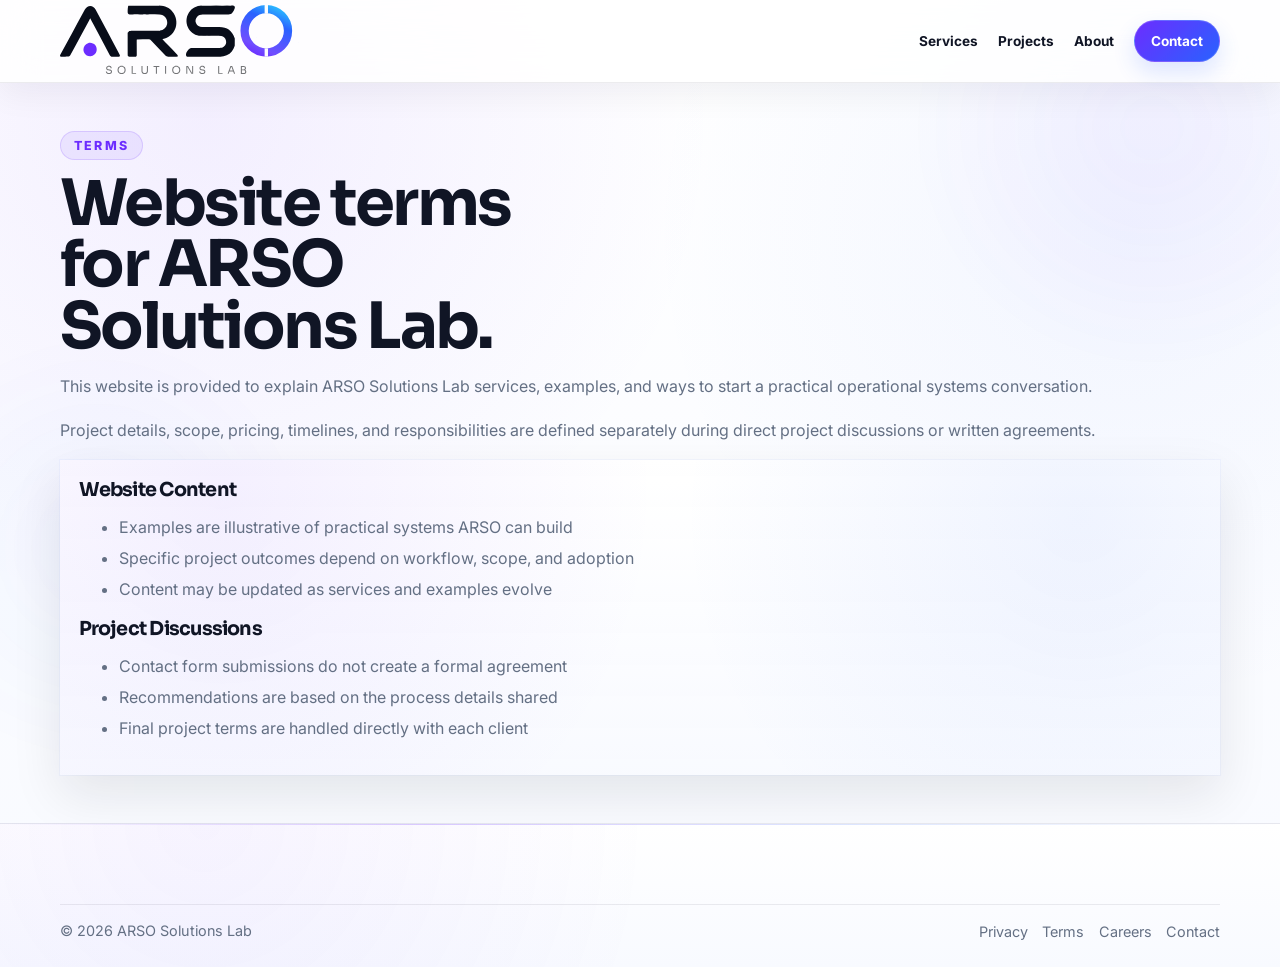
<file: terms.html>
﻿<!DOCTYPE html>
<html lang="en">
  <head>
    <script async src="https://www.googletagmanager.com/gtag/js?id=G-Y0H1S4Z1W0"></script>
    <script>
      window.dataLayer = window.dataLayer || [];
      function gtag(){dataLayer.push(arguments);}
      gtag("js", new Date());
      gtag("config", "G-Y0H1S4Z1W0", {
        debug_mode: new URLSearchParams(window.location.search).has("ga_debug")
      });
    </script>
    <meta charset="UTF-8" />
    <meta name="viewport" content="width=device-width, initial-scale=1.0" />
    <title>Terms | ARSO Solutions Lab</title>
    <meta
      name="description"
      content="Basic terms information for ARSO Solutions Lab website visitors and prospective project discussions."
    />
    <link rel="canonical" href="https://www.arsosolutions.io/terms.html" />
    <meta property="og:site_name" content="ARSO Solutions Lab" />
    <meta property="og:type" content="website" />
    <meta property="og:url" content="https://www.arsosolutions.io/terms.html" />
    <meta property="og:title" content="Terms | ARSO Solutions Lab" />
    <meta property="og:description" content="Basic terms information for ARSO Solutions Lab website visitors and prospective project discussions." />
    <meta property="og:image" content="https://www.arsosolutions.io/Assets/arso-social-preview.png" />
    <meta property="og:image:type" content="image/png" />
    <meta property="og:image:width" content="1200" />
    <meta property="og:image:height" content="630" />
    <meta name="twitter:card" content="summary_large_image" />
    <meta name="twitter:title" content="Terms | ARSO Solutions Lab" />
    <meta name="twitter:description" content="Basic terms information for ARSO Solutions Lab website visitors and prospective project discussions." />
    <meta name="twitter:image" content="https://www.arsosolutions.io/Assets/arso-social-preview.png" />
    <link rel="preconnect" href="https://fonts.googleapis.com" />
    <link rel="preconnect" href="https://fonts.gstatic.com" crossorigin />
    <link
      href="https://fonts.googleapis.com/css2?family=Inter:wght@400;500;600;700;800&display=swap"
      rel="stylesheet"
    />
    <link rel="stylesheet" href="styles.css" />
    <link rel="icon" type="image/svg+xml" href="/Assets/favicon.svg" />
    <link rel="apple-touch-icon" href="/Assets/apple-touch-icon.svg" />
    <script type="text/javascript">
        (function(c,l,a,r,i,t,y){
            c[a]=c[a]||function(){(c[a].q=c[a].q||[]).push(arguments)};
            t=l.createElement(r);t.async=1;t.src="https://www.clarity.ms/tag/"+i;
            y=l.getElementsByTagName(r)[0];y.parentNode.insertBefore(t,y);
        })(window, document, "clarity", "script", "x68gd35o7h");
    </script>
  </head>
  <body class="about-page legal-page">
    <header class="site-header">
      <div class="container nav">
        <a class="brand" href="index.html">
          <img src="/Assets/logo-full.svg" alt="ARSO Solutions Lab" class="logo logo-full" />
          <img src="/Assets/logo-compact1.svg" alt="AR" class="logo logo-compact" />
        </a>

        <nav class="nav-links">
          <a href="services.html">Services</a>
          <a href="projects.html">Projects</a>
          <a href="about.html">About</a>
          <a href="index.html#contact" class="btn btn-sm">Contact</a>
        </nav>
      </div>
    </header>

    <main>
      <section class="section about-hero">
        <div class="container about-hero-grid">
          <div class="about-hero-copy">
            <span class="eyebrow">Terms</span>
            <h1>Website terms for ARSO Solutions Lab.</h1>
            <p>
              This website is provided to explain ARSO Solutions Lab services, examples, and ways to start a practical
              operational systems conversation.
            </p>
            <p>
              Project details, scope, pricing, timelines, and responsibilities are defined separately during direct
              project discussions or written agreements.
            </p>
          </div>
          <div class="about-fit-panel">
            <div>
              <h3>Website Content</h3>
              <ul>
                <li>Examples are illustrative of practical systems ARSO can build</li>
                <li>Specific project outcomes depend on workflow, scope, and adoption</li>
                <li>Content may be updated as services and examples evolve</li>
              </ul>
            </div>
            <div>
              <h3>Project Discussions</h3>
              <ul>
                <li>Contact form submissions do not create a formal agreement</li>
                <li>Recommendations are based on the process details shared</li>
                <li>Final project terms are handled directly with each client</li>
              </ul>
            </div>
          </div>
        </div>
      </section>
    </main>

    <footer class="site-footer">
      <div class="container footer-bottom">
        <p>&copy; 2026 ARSO Solutions Lab</p>
        <nav aria-label="Footer legal navigation">
          <a href="privacy.html">Privacy</a>
          <a href="terms.html" aria-current="page">Terms</a>
          <a href="careers.html">Careers</a>
          <a href="index.html#contact">Contact</a>
        </nav>
      </div>
    </footer>
    <script src="ga4-events.js"></script>
  </body>
</html>
</file>
